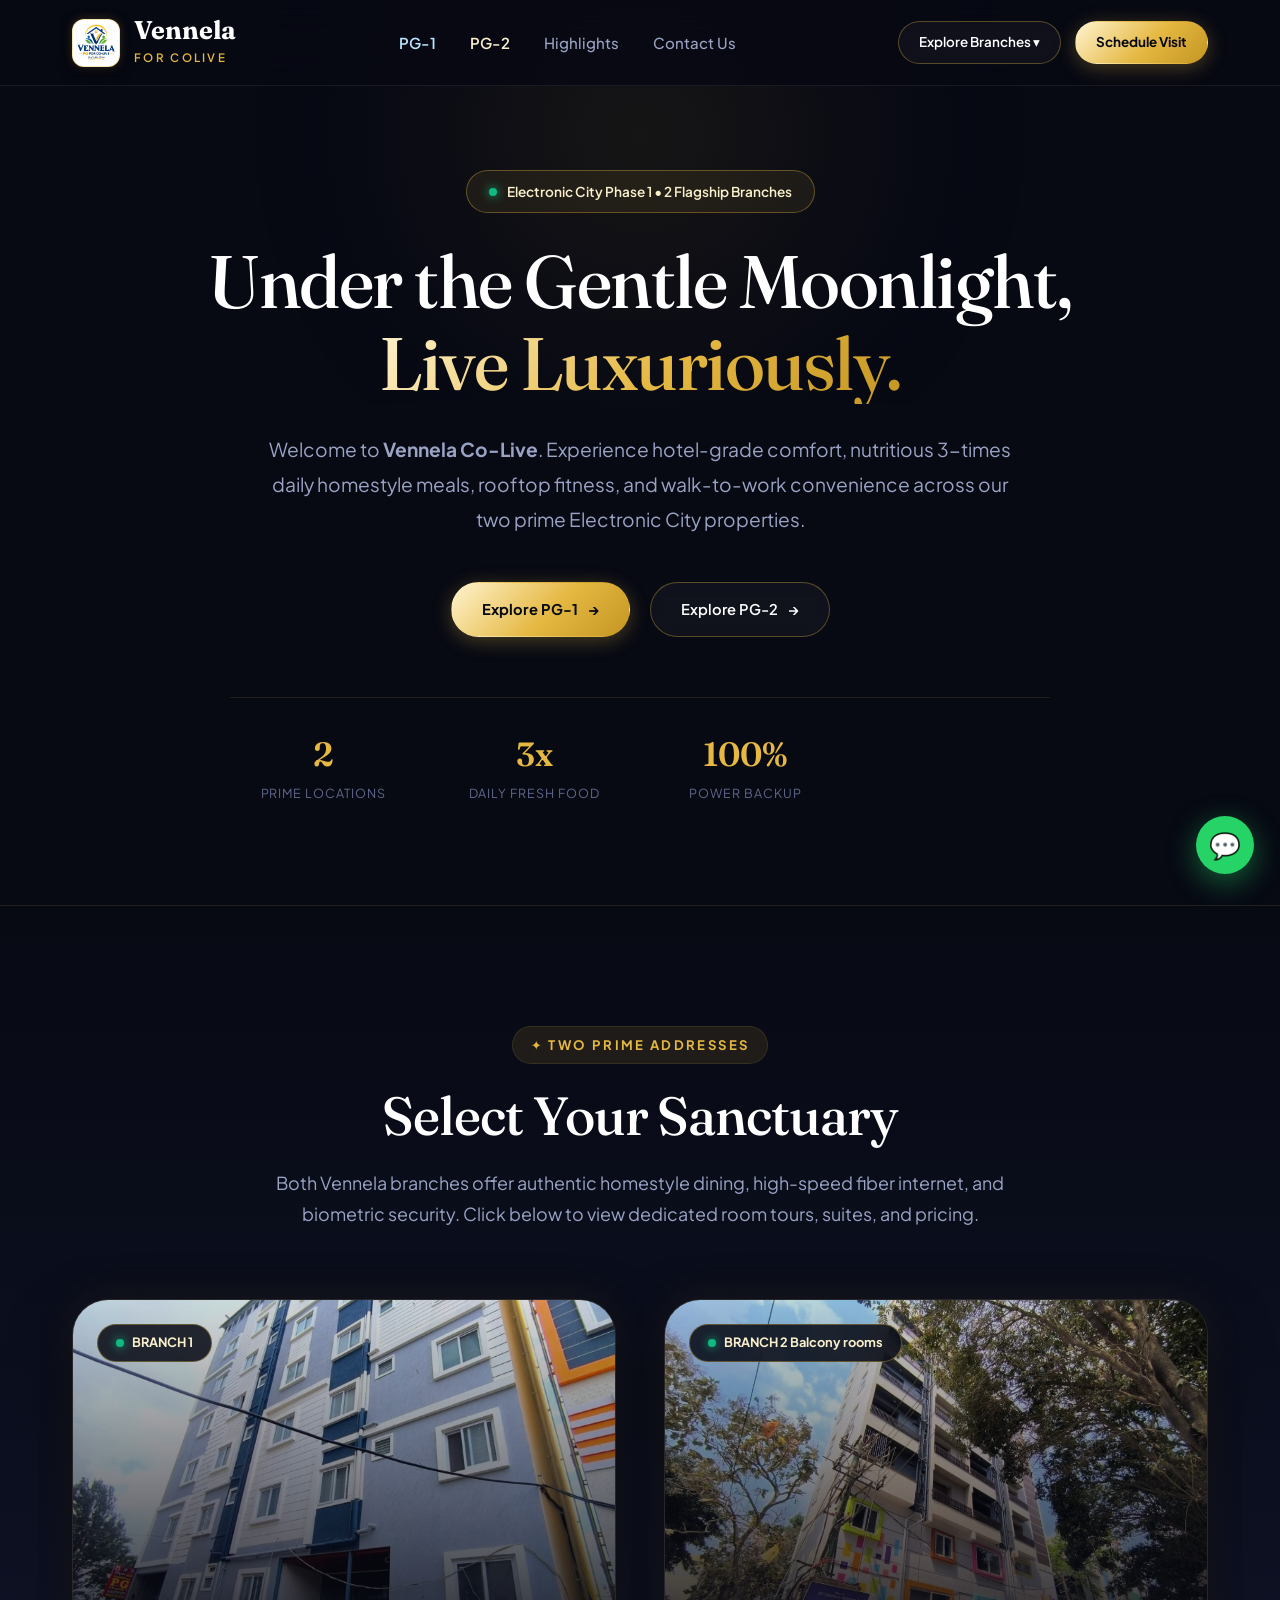
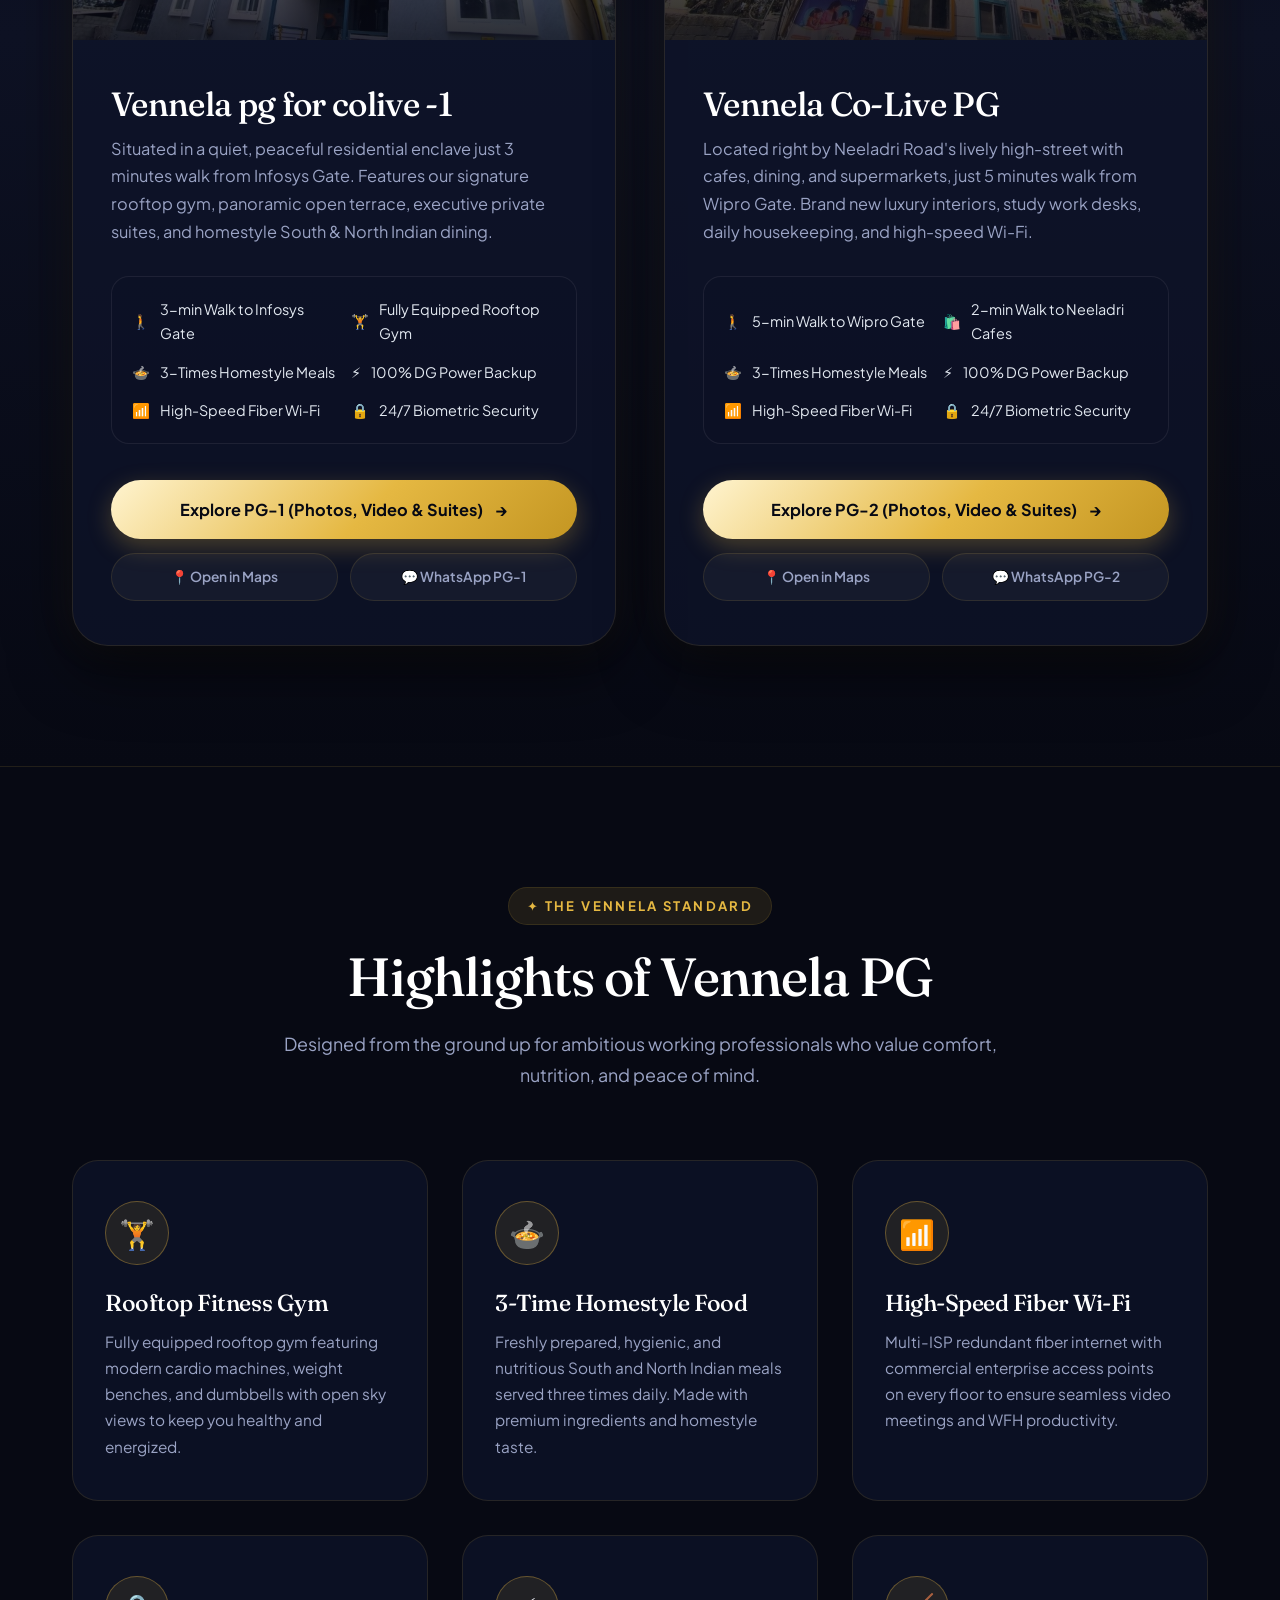
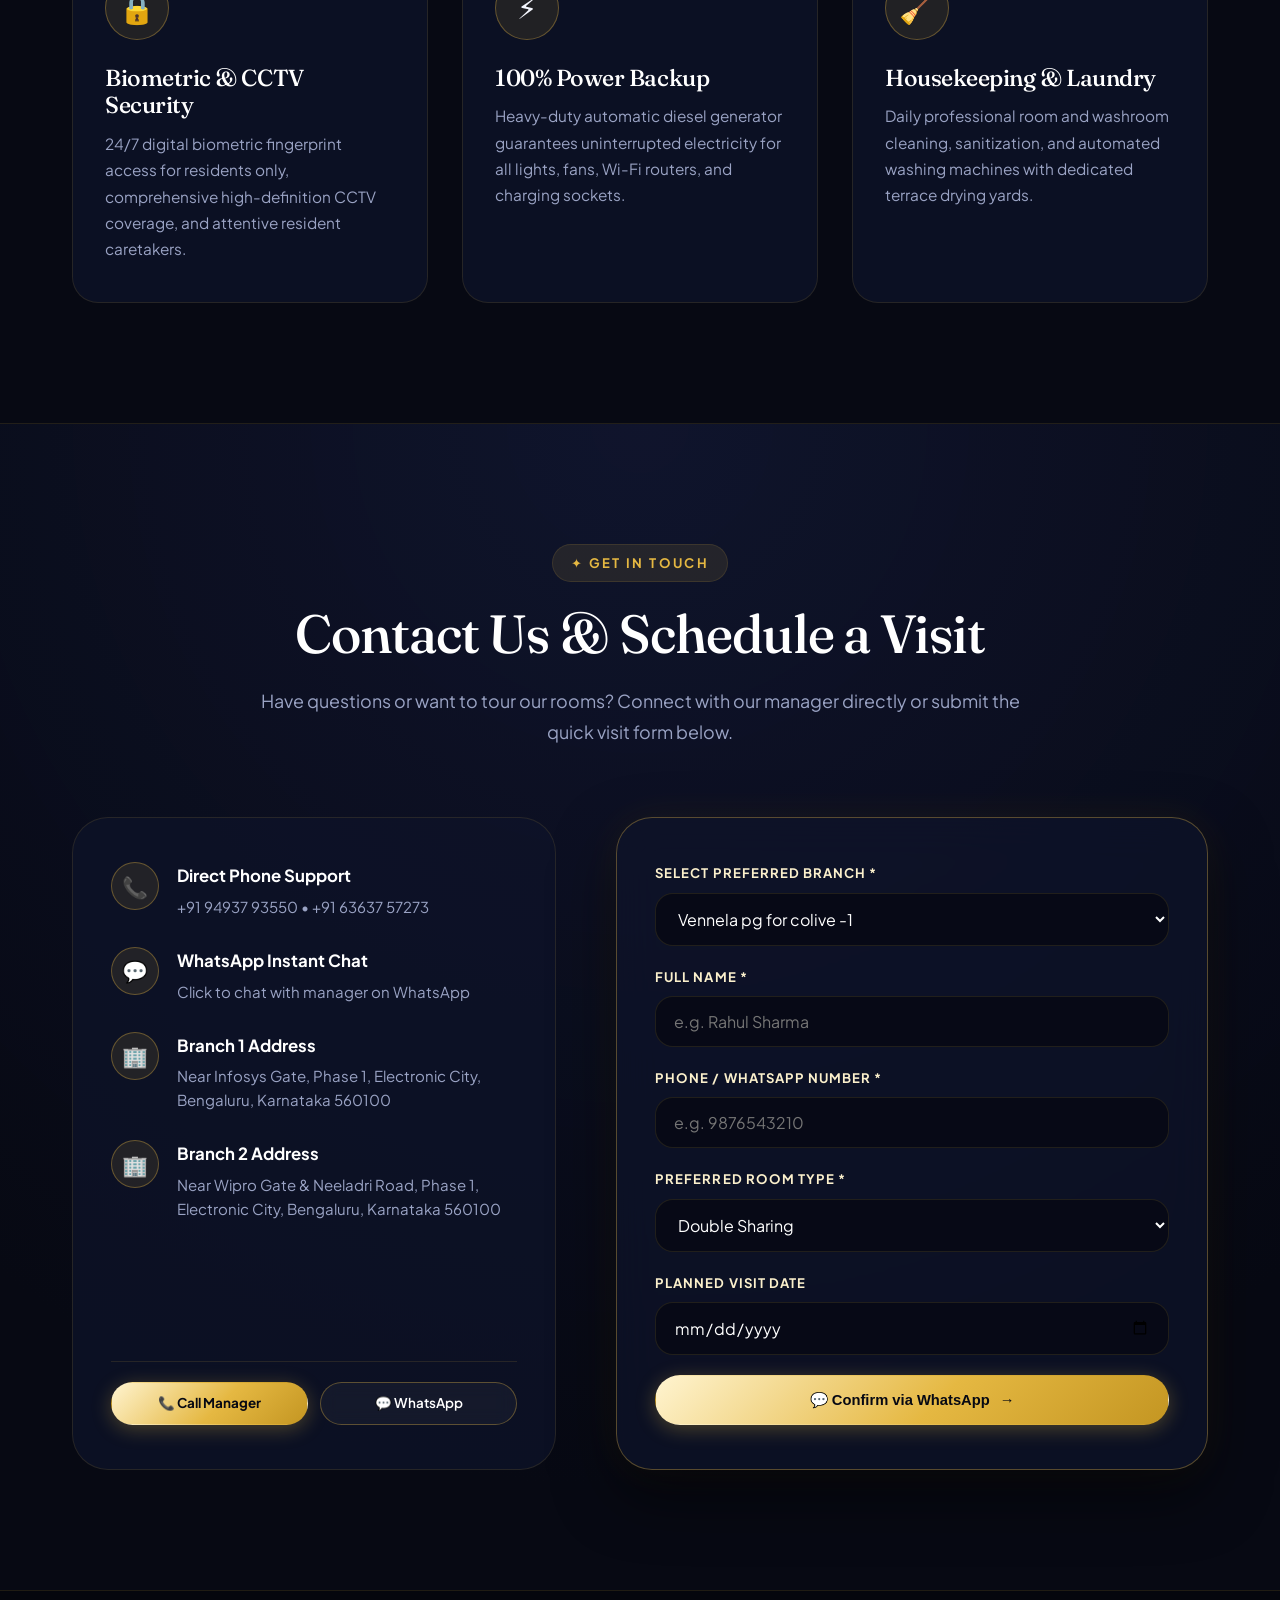
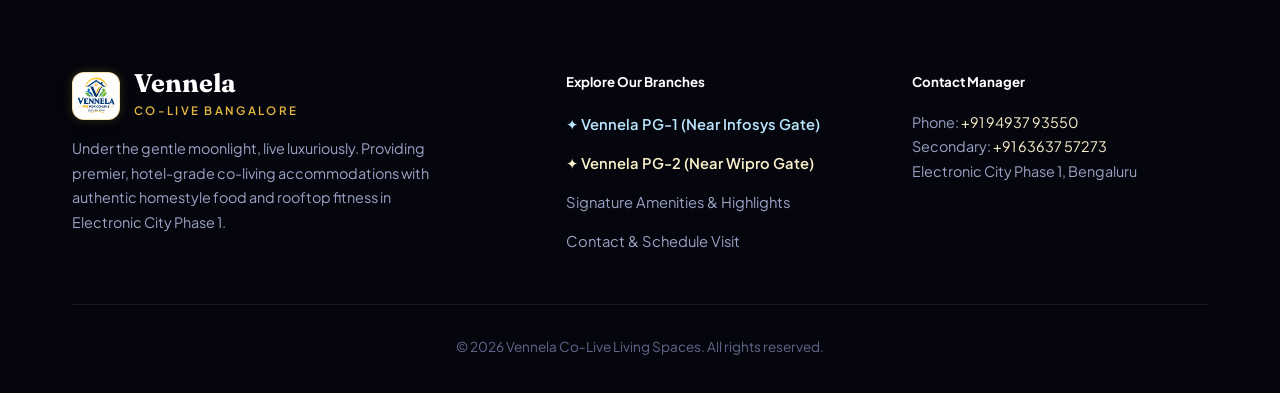
<file: index.html>
<!DOCTYPE html>
<html lang="en">
<head>
  <meta charset="utf-8">
  <meta name="viewport" content="width=device-width, initial-scale=1, viewport-fit=cover">
  <title>Vennela Co-Live | Luxury Living in Electronic City, Bangalore</title>
  <meta name="description" content="Welcome to Vennela Co-Live. Bengaluru's premier luxury co-living spaces in Electronic City Phase 1. Two flagship branches near Infosys Gate and Wipro Gate with rooftop gym, homestyle food, and 24/7 security.">
  
  <!-- Favicon -->
  <link rel="icon" type="image/png" href="images/logo.png">
  <link rel="apple-touch-icon" href="images/logo.png">

  <!-- Premium Typography -->
  <link rel="preconnect" href="https://fonts.googleapis.com">
  <link rel="preconnect" href="https://fonts.gstatic.com" crossorigin>
  <link href="https://fonts.googleapis.com/css2?family=Fraunces:ital,opsz,wght@0,9..144,300;0,9..144,400;0,9..144,600;1,9..144,400&family=Plus+Jakarta+Sans:wght@300;400;500;600;700;800&display=swap" rel="stylesheet">

  <style>
    /* ==========================================================================
       DESIGN SYSTEM: SPACIOUS LUXURY MOONLIGHT PALETTE
       ========================================================================== */
    :root {
      --night-bg: #070913;
      --night-surface: #0E1224;
      --night-card: rgba(15, 20, 42, 0.72);
      --night-card-hover: rgba(22, 29, 60, 0.9);

      --gold-primary: #E5B842;
      --gold-light: #FBF0CC;
      --gold-glow: rgba(229, 184, 66, 0.3);
      --gold-subtle: rgba(229, 184, 66, 0.1);
      --gold-gradient: linear-gradient(135deg, #FFF4D0 0%, #E5B842 55%, #C49622 100%);

      --text-main: #F4F6FD;
      --text-muted: #9AA3C4;
      --text-dim: #60688B;

      --border-subtle: rgba(229, 184, 66, 0.12);
      --border-bright: rgba(229, 184, 66, 0.35);
      --border-glass: rgba(255, 255, 255, 0.07);

      --font-serif: 'Fraunces', Georgia, serif;
      --font-sans: 'Plus Jakarta Sans', system-ui, -apple-system, sans-serif;

      --radius-sm: 10px;
      --radius-md: 18px;
      --radius-lg: 26px;
      --radius-xl: 36px;
      --radius-full: 9999px;

      --shadow-luxury: 0 25px 60px rgba(0, 0, 0, 0.55), 0 0 40px rgba(229, 184, 66, 0.08);
      --transition: all 0.38s cubic-bezier(0.16, 1, 0.3, 1);
    }

    *, *::before, *::after {
      box-sizing: border-box;
      margin: 0;
      padding: 0;
    }

    html {
      scroll-behavior: smooth;
      scroll-padding-top: 100px;
      font-size: 16px;
    }

    body {
      background-color: var(--night-bg);
      color: var(--text-main);
      font-family: var(--font-sans);
      line-height: 1.7;
      overflow-x: hidden;
      -webkit-font-smoothing: antialiased;
    }

    /* Ambient Moonlight Glow Backdrops */
    body::before {
      content: "";
      position: fixed;
      top: -15%;
      left: 15%;
      width: 70vw;
      height: 60vh;
      background: radial-gradient(circle, rgba(229, 184, 66, 0.07) 0%, rgba(14, 18, 36, 0.02) 60%, transparent 75%);
      pointer-events: none;
      z-index: 0;
    }

    .wrap {
      width: 100%;
      max-width: 1200px;
      margin: 0 auto;
      padding: 0 32px;
      position: relative;
      z-index: 1;
    }

    /* Typography */
    h1, h2, h3, h4 {
      font-family: var(--font-serif);
      font-weight: 500;
      color: #FFFFFF;
      letter-spacing: -0.02em;
      line-height: 1.2;
    }

    .gold-gradient-text {
      background: var(--gold-gradient);
      -webkit-background-clip: text;
      -webkit-text-fill-color: transparent;
      display: inline-block;
    }

    /* Spacious Section Layout */
    section {
      padding: 120px 0;
      position: relative;
    }

    .section-header {
      text-align: center;
      max-width: 780px;
      margin: 0 auto 70px;
    }

    .section-eyebrow {
      display: inline-flex;
      align-items: center;
      gap: 10px;
      font-size: 0.82rem;
      font-weight: 700;
      color: var(--gold-primary);
      text-transform: uppercase;
      letter-spacing: 0.18em;
      background: var(--gold-subtle);
      border: 1px solid var(--border-subtle);
      padding: 7px 18px;
      border-radius: var(--radius-full);
      margin-bottom: 20px;
    }

    .section-title {
      font-size: clamp(2.3rem, 4.2vw, 3.4rem);
      margin-bottom: 18px;
    }

    .section-desc {
      color: var(--text-muted);
      font-size: clamp(1.05rem, 1.4vw, 1.18rem);
      line-height: 1.75;
    }

    /* Pulse Status Indicator */
    .pulse-dot {
      width: 8px;
      height: 8px;
      background: #10B981;
      border-radius: 50%;
      box-shadow: 0 0 10px #10B981;
      display: inline-block;
      animation: pulseAnim 2.2s infinite;
    }

    @keyframes pulseAnim {
      0%, 100% { opacity: 1; transform: scale(1); }
      50% { opacity: 0.45; transform: scale(1.3); }
    }

    /* ==========================================================================
       HEADER & NAVIGATION
       ========================================================================== */
    header.site-header {
      position: fixed;
      top: 0;
      left: 0;
      right: 0;
      z-index: 1000;
      background: rgba(7, 9, 19, 0.88);
      backdrop-filter: blur(20px);
      -webkit-backdrop-filter: blur(20px);
      border-bottom: 1px solid var(--border-glass);
      transition: var(--transition);
      padding: 18px 0;
    }

    header.site-header .wrap {
      display: flex;
      align-items: center;
      justify-content: space-between;
    }

    .brand-logo {
      display: flex;
      align-items: center;
      gap: 14px;
      text-decoration: none;
    }

    .brand-logo-img {
      width: 48px;
      height: 48px;
      object-fit: contain;
      border-radius: 12px;
      background: #FFFFFF;
      padding: 3px;
      box-shadow: 0 4px 15px rgba(0, 0, 0, 0.4), 0 0 10px rgba(229, 184, 66, 0.25);
      border: 1px solid rgba(229, 184, 66, 0.4);
      flex-shrink: 0;
      transition: var(--transition);
    }

    .brand-logo:hover .brand-logo-img {
      transform: scale(1.06);
      box-shadow: 0 6px 22px rgba(229, 184, 66, 0.45);
      border-color: var(--gold-primary);
    }

    .moon-crest {
      width: 44px;
      height: 44px;
      border-radius: 50%;
      background: var(--gold-gradient);
      display: flex;
      align-items: center;
      justify-content: center;
      box-shadow: 0 0 20px var(--gold-glow);
      flex-shrink: 0;
      font-size: 1.2rem;
      color: #070913;
      font-weight: bold;
    }

    .brand-text-title {
      font-family: var(--font-serif);
      font-size: 1.6rem;
      font-weight: 700;
      color: #FFFFFF;
      line-height: 1;
      display: block;
    }

    .brand-text-tag {
      font-size: 0.72rem;
      color: var(--gold-primary);
      text-transform: uppercase;
      letter-spacing: 0.2em;
      font-weight: 600;
      margin-top: 4px;
      display: block;
    }

    .nav-menu {
      display: flex;
      list-style: none;
      gap: 34px;
      align-items: center;
    }

    .nav-menu a {
      color: var(--text-muted);
      text-decoration: none;
      font-size: 0.94rem;
      font-weight: 500;
      transition: var(--transition);
      position: relative;
      padding: 4px 0;
    }

    .nav-menu a:hover {
      color: #FFFFFF;
    }

    .nav-menu a::after {
      content: "";
      position: absolute;
      bottom: -4px;
      left: 0;
      width: 0;
      height: 2px;
      background: var(--gold-gradient);
      transition: width 0.3s ease;
    }

    .nav-menu a:hover::after {
      width: 100%;
    }

    .nav-actions {
      display: flex;
      align-items: center;
      gap: 14px;
    }

    /* Buttons */
    .btn {
      display: inline-flex;
      align-items: center;
      justify-content: center;
      gap: 10px;
      padding: 14px 30px;
      border-radius: var(--radius-full);
      font-size: 0.92rem;
      font-weight: 600;
      text-decoration: none;
      cursor: pointer;
      transition: var(--transition);
      border: 1px solid transparent;
      white-space: nowrap;
      touch-action: manipulation;
    }

    .btn-gold {
      background: var(--gold-gradient);
      color: #070913;
      box-shadow: 0 4px 20px rgba(229, 184, 66, 0.3);
      font-weight: 700;
    }

    .btn-gold:hover {
      transform: translateY(-2px);
      box-shadow: 0 10px 30px rgba(229, 184, 66, 0.45);
      color: #000;
    }

    .btn-outline {
      background: rgba(255, 255, 255, 0.04);
      color: #FFFFFF;
      border-color: var(--border-bright);
      -webkit-backdrop-filter: blur(8px);
      backdrop-filter: blur(8px);
    }

    .btn-outline:hover {
      background: rgba(229, 184, 66, 0.12);
      border-color: var(--gold-primary);
      transform: translateY(-2px);
      color: #FFFFFF;
    }

    .btn-sm {
      padding: 9px 20px;
      font-size: 0.84rem;
    }

    .mobile-menu-btn {
      display: none;
      background: none;
      border: 1px solid var(--border-subtle);
      color: var(--text-main);
      font-size: 1.4rem;
      width: 44px;
      height: 44px;
      border-radius: var(--radius-sm);
      cursor: pointer;
      align-items: center;
      justify-content: center;
    }

    /* ==========================================================================
       HERO SECTION: AIRY & SPACIOUS
       ========================================================================== */
    .hero {
      min-height: 94vh;
      display: flex;
      align-items: center;
      padding-top: 170px;
      padding-bottom: 100px;
      position: relative;
      text-align: center;
    }

    .hero-container {
      max-width: 900px;
      margin: 0 auto;
    }

    .hero-badge {
      display: inline-flex;
      align-items: center;
      gap: 10px;
      padding: 9px 22px;
      border-radius: var(--radius-full);
      background: rgba(229, 184, 66, 0.08);
      border: 1px solid var(--border-bright);
      font-size: 0.85rem;
      font-weight: 600;
      color: var(--gold-light);
      margin-bottom: 28px;
    }

    .hero h1 {
      font-size: clamp(3rem, 5.8vw, 5.2rem);
      line-height: 1.1;
      margin-bottom: 28px;
    }

    .hero-lead {
      font-size: clamp(1.1rem, 1.5vw, 1.35rem);
      color: var(--text-muted);
      line-height: 1.8;
      margin-bottom: 46px;
      max-width: 760px;
      margin-left: auto;
      margin-right: auto;
    }

    .hero-ctas {
      display: flex;
      justify-content: center;
      flex-wrap: wrap;
      gap: 20px;
      margin-bottom: 60px;
    }

    .hero-metrics {
      display: grid;
      grid-template-columns: repeat(4, 1fr);
      gap: 24px;
      max-width: 820px;
      margin: 0 auto;
      padding-top: 40px;
      border-top: 1px solid var(--border-subtle);
    }

    .metric-item {
      text-align: center;
    }

    .metric-value {
      font-family: var(--font-serif);
      font-size: 2.1rem;
      font-weight: 600;
      color: var(--gold-primary);
      display: block;
      line-height: 1;
      margin-bottom: 6px;
    }

    .metric-label {
      font-size: 0.78rem;
      color: var(--text-dim);
      text-transform: uppercase;
      letter-spacing: 0.08em;
    }

    /* ==========================================================================
       SECTION: THE TWO PGs (SPACIOUS DUAL SHOWCASE CARDS)
       ========================================================================== */
    .branches-section {
      background: linear-gradient(180deg, var(--night-bg) 0%, var(--night-surface) 50%, var(--night-bg) 100%);
      border-top: 1px solid var(--border-subtle);
      border-bottom: 1px solid var(--border-subtle);
    }

    .branches-grid {
      display: grid;
      grid-template-columns: repeat(2, 1fr);
      gap: 48px;
    }

    .branch-card {
      background: var(--night-card);
      border: 1px solid var(--border-subtle);
      border-radius: var(--radius-xl);
      overflow: hidden;
      display: flex;
      flex-direction: column;
      box-shadow: var(--shadow-luxury);
      transition: var(--transition);
      position: relative;
    }

    .branch-card:hover {
      transform: translateY(-8px);
      border-color: var(--gold-primary);
      box-shadow: 0 30px 70px rgba(0, 0, 0, 0.7), 0 0 40px rgba(229, 184, 66, 0.16);
    }

    .branch-img-container {
      position: relative;
      height: 340px;
      overflow: hidden;
      background: #10142A;
    }

    .branch-img-container img {
      width: 100%;
      height: 100%;
      object-fit: cover;
      display: block;
      transition: transform 0.8s ease;
    }

    .branch-card:hover .branch-img-container img {
      transform: scale(1.06);
    }

    .branch-img-overlay {
      position: absolute;
      inset: 0;
      background: linear-gradient(180deg, rgba(7, 9, 19, 0.15) 0%, rgba(7, 9, 19, 0.85) 100%);
    }

    .branch-badge {
      position: absolute;
      top: 24px;
      left: 24px;
      background: rgba(7, 9, 19, 0.85);
      -webkit-backdrop-filter: blur(12px);
      backdrop-filter: blur(12px);
      border: 1px solid var(--border-bright);
      padding: 7px 18px;
      border-radius: var(--radius-full);
      font-size: 0.8rem;
      font-weight: 700;
      color: var(--gold-light);
      display: flex;
      align-items: center;
      gap: 8px;
    }

    .branch-price-pill {
      position: absolute;
      bottom: 24px;
      right: 24px;
      background: var(--gold-gradient);
      color: #070913;
      padding: 7px 18px;
      border-radius: var(--radius-full);
      font-size: 0.86rem;
      font-weight: 800;
      box-shadow: 0 4px 18px rgba(0, 0, 0, 0.5);
    }

    .branch-body {
      padding: 44px 38px;
      display: flex;
      flex-direction: column;
      flex-grow: 1;
    }

    .branch-title {
      font-size: 2.1rem;
      margin-bottom: 10px;
    }

    .branch-landmark {
      display: flex;
      align-items: center;
      gap: 8px;
      color: var(--gold-light);
      font-size: 0.96rem;
      font-weight: 600;
      margin-bottom: 20px;
    }

    .branch-description {
      color: var(--text-muted);
      font-size: 1.02rem;
      line-height: 1.7;
      margin-bottom: 30px;
    }

    .branch-perks {
      display: grid;
      grid-template-columns: repeat(2, 1fr);
      gap: 14px;
      margin-bottom: 36px;
      padding: 20px;
      background: rgba(14, 18, 38, 0.55);
      border-radius: var(--radius-md);
      border: 1px solid var(--border-glass);
    }

    .branch-perk-item {
      display: flex;
      align-items: center;
      gap: 10px;
      font-size: 0.9rem;
      color: #E2E8F0;
    }

    .branch-actions {
      display: flex;
      flex-direction: column;
      gap: 14px;
      margin-top: auto;
    }

    .btn-branch-cta {
      width: 100%;
      background: var(--gold-gradient);
      color: #070913;
      font-weight: 700;
      font-size: 1.02rem;
      padding: 16px 28px;
      border-radius: var(--radius-full);
      text-decoration: none;
      display: flex;
      align-items: center;
      justify-content: center;
      gap: 12px;
      box-shadow: 0 8px 25px rgba(229, 184, 66, 0.28);
      transition: var(--transition);
    }

    .btn-branch-cta:hover {
      transform: translateY(-2px);
      box-shadow: 0 12px 35px rgba(229, 184, 66, 0.45);
      color: #000;
    }

    .branch-secondary-links {
      display: grid;
      grid-template-columns: 1fr 1fr;
      gap: 12px;
    }

    .btn-branch-sub {
      background: rgba(255, 255, 255, 0.04);
      border: 1px solid var(--border-subtle);
      color: var(--text-muted);
      font-size: 0.86rem;
      font-weight: 600;
      padding: 11px 16px;
      border-radius: var(--radius-full);
      text-decoration: none;
      display: flex;
      align-items: center;
      justify-content: center;
      gap: 6px;
      transition: var(--transition);
    }

    .btn-branch-sub:hover {
      background: rgba(229, 184, 66, 0.1);
      border-color: var(--gold-primary);
      color: #FFFFFF;
    }

    /* ==========================================================================
       SECTION: HIGHLIGHTS OF VENNELA CO-LIVE (SPACIOUS 6 CARDS)
       ========================================================================== */
    .highlights-grid {
      display: grid;
      grid-template-columns: repeat(3, 1fr);
      gap: 34px;
    }

    .highlight-card {
      background: var(--night-card);
      border: 1px solid var(--border-subtle);
      border-radius: var(--radius-lg);
      padding: 40px 32px;
      transition: var(--transition);
      position: relative;
      display: flex;
      flex-direction: column;
    }

    .highlight-card:hover {
      transform: translateY(-8px);
      border-color: var(--gold-primary);
      background: var(--night-card-hover);
      box-shadow: var(--shadow-luxury);
    }

    .highlight-icon-box {
      width: 64px;
      height: 64px;
      border-radius: 50%;
      background: rgba(229, 184, 66, 0.1);
      border: 1px solid var(--border-bright);
      display: flex;
      align-items: center;
      justify-content: center;
      font-size: 1.8rem;
      margin-bottom: 24px;
      transition: var(--transition);
    }

    .highlight-card:hover .highlight-icon-box {
      background: var(--gold-gradient);
      transform: scale(1.08);
      color: #070913;
    }

    .highlight-card h4 {
      font-size: 1.45rem;
      color: #FFFFFF;
      margin-bottom: 12px;
    }

    .highlight-card p {
      font-size: 0.96rem;
      color: var(--text-muted);
      line-height: 1.7;
    }

    /* ==========================================================================
       SECTION: CONTACT US & SCHEDULE A VISIT
       ========================================================================== */
    .contact-section {
      background: radial-gradient(circle at center top, rgba(20, 26, 56, 0.7) 0%, var(--night-bg) 80%);
      border-top: 1px solid var(--border-subtle);
    }

    .contact-grid {
      display: grid;
      grid-template-columns: 0.9fr 1.1fr;
      gap: 60px;
      align-items: stretch;
    }

    .contact-info-card {
      background: var(--night-card);
      border: 1px solid var(--border-subtle);
      border-radius: var(--radius-xl);
      padding: 44px 38px;
      display: flex;
      flex-direction: column;
      justify-content: space-between;
    }

    .contact-info-item {
      display: flex;
      align-items: flex-start;
      gap: 18px;
      margin-bottom: 28px;
    }

    .contact-info-icon {
      width: 48px;
      height: 48px;
      border-radius: 50%;
      background: var(--gold-subtle);
      border: 1px solid var(--border-bright);
      display: flex;
      align-items: center;
      justify-content: center;
      font-size: 1.3rem;
      flex-shrink: 0;
    }

    .contact-info-text strong {
      display: block;
      color: #FFFFFF;
      font-size: 1.05rem;
      margin-bottom: 4px;
    }

    .contact-info-text p, .contact-info-text a {
      color: var(--text-muted);
      font-size: 0.94rem;
      text-decoration: none;
      line-height: 1.6;
    }

    .contact-info-text a:hover {
      color: var(--gold-primary);
    }

    .contact-form-card {
      background: var(--night-card);
      border: 1px solid var(--border-bright);
      border-radius: var(--radius-xl);
      padding: 44px 38px;
      box-shadow: var(--shadow-luxury);
      -webkit-backdrop-filter: blur(20px);
      backdrop-filter: blur(20px);
    }

    .form-group {
      display: flex;
      flex-direction: column;
      gap: 8px;
      margin-bottom: 20px;
    }

    .form-group label {
      font-size: 0.82rem;
      font-weight: 700;
      color: var(--gold-light);
      text-transform: uppercase;
      letter-spacing: 0.08em;
    }

    .form-control {
      background: rgba(7, 9, 19, 0.8);
      border: 1px solid var(--border-subtle);
      border-radius: var(--radius-md);
      padding: 14px 18px;
      color: #FFFFFF;
      font-family: var(--font-sans);
      font-size: 16px;
      transition: var(--transition);
    }

    .form-control:focus {
      outline: none;
      border-color: var(--gold-primary);
      box-shadow: 0 0 18px var(--gold-glow);
      background: rgba(14, 18, 38, 0.9);
    }

    .form-submit-row {
      display: flex;
      gap: 14px;
      margin-top: 10px;
    }

    /* ==========================================================================
       FOOTER
       ========================================================================== */
    footer {
      background: #05060D;
      border-top: 1px solid var(--border-subtle);
      padding: 80px 0 35px;
    }

    .footer-grid {
      display: grid;
      grid-template-columns: 1.5fr 1fr 1fr;
      gap: 50px;
      margin-bottom: 50px;
    }

    .footer-col h5 {
      font-size: 1.1rem;
      color: #FFFFFF;
      margin-bottom: 18px;
    }

    .footer-links {
      list-style: none;
      display: flex;
      flex-direction: column;
      gap: 12px;
    }

    .footer-links a {
      color: var(--text-muted);
      text-decoration: none;
      font-size: 0.92rem;
      transition: var(--transition);
    }

    .footer-links a:hover {
      color: var(--gold-primary);
      padding-left: 4px;
    }

    .footer-bottom {
      text-align: center;
      padding-top: 30px;
      border-top: 1px solid var(--border-glass);
      color: var(--text-dim);
      font-size: 0.85rem;
    }

    /* Floating WhatsApp Button */
    .floating-whatsapp {
      position: fixed;
      bottom: 26px;
      right: 26px;
      z-index: 999;
      width: 58px;
      height: 58px;
      border-radius: 50%;
      background: #25D366;
      color: #FFFFFF;
      display: flex;
      align-items: center;
      justify-content: center;
      font-size: 1.6rem;
      box-shadow: 0 8px 30px rgba(37, 211, 102, 0.45);
      text-decoration: none;
      transition: var(--transition);
    }

    .floating-whatsapp:hover {
      transform: scale(1.1);
      box-shadow: 0 12px 35px rgba(37, 211, 102, 0.65);
    }

    /* ==========================================================================
       RESPONSIVE DESIGN
       ========================================================================== */
    @media (max-width: 1024px) {
      .branches-grid {
        grid-template-columns: 1fr;
        max-width: 620px;
        margin: 0 auto;
      }
      .highlights-grid {
        grid-template-columns: repeat(2, 1fr);
      }
      .contact-grid {
        grid-template-columns: 1fr;
      }
      .footer-grid {
        grid-template-columns: 1fr 1fr;
      }
    }

    @media (max-width: 768px) {
      section {
        padding: 85px 0;
      }
      .hero {
        padding-top: 140px;
        padding-bottom: 70px;
      }
      .hero-metrics {
        grid-template-columns: repeat(2, 1fr);
        gap: 20px;
      }
      .highlights-grid {
        grid-template-columns: 1fr;
      }
      .mobile-menu-btn {
        display: flex;
      }
      .nav-menu {
        position: absolute;
        top: 100%;
        left: 0;
        right: 0;
        background: rgba(7, 9, 19, 0.98);
        border-bottom: 1px solid var(--border-bright);
        flex-direction: column;
        padding: 26px 32px;
        gap: 20px;
        display: none;
      }
      .nav-menu.open {
        display: flex;
      }
      .branch-body {
        padding: 30px 24px;
      }
      .contact-form-card, .contact-info-card {
        padding: 32px 24px;
      }
      .footer-grid {
        grid-template-columns: 1fr;
      }
      .form-submit-row {
        flex-direction: column;
      }
    }
  </style>
</head>

<body>

  <!-- ==========================================================================
       HEADER
       ========================================================================== */
  -->
  <header class="site-header">
    <div class="wrap">
      
      <!-- Brand Logo -->
      <a class="brand-logo" href="index.html">
        <img src="images/logo.png" alt="Vennela PG for Co-Live Logo" class="brand-logo-img">
        <div>
          <span class="brand-text-title">Vennela</span>
          <span class="brand-text-tag">for colive</span>
        </div>
      </a>

      <!-- Navigation Links -->
      <ul class="nav-menu" id="navMenu">
        <li><a href="pg1.html" style="color: #bae6fd; font-weight: 600;">PG-1 </a></li>
        <li><a href="pg2.html" style="color: var(--gold-light); font-weight: 600;">PG-2</a></li>
        <li><a href="#highlights">Highlights</a></li>
        <li><a href="#contact">Contact Us</a></li>
      </ul>

      <!-- Action Buttons -->
      <div class="nav-actions">
        <a class="btn btn-outline btn-sm" href="#pgs">Explore Branches ▾</a>
        <a class="btn btn-gold btn-sm" href="#contact">Schedule Visit</a>
        <button class="mobile-menu-btn" id="menuToggle" aria-label="Toggle Navigation">☰</button>
      </div>

    </div>
  </header>

  <!-- ==========================================================================
       SPACIOUS HERO SECTION
       ========================================================================== */
  -->
  <section class="hero" id="home">
    <div class="wrap">
      <div class="hero-container">
        
        <div class="hero-badge">
          <span class="pulse-dot"></span>
          <span>Electronic City Phase 1 • 2 Flagship Branches</span>
        </div>

        <h1>
          Under the Gentle Moonlight, <br>
          <span class="gold-gradient-text">Live Luxuriously.</span>
        </h1>

        <p class="hero-lead">
          Welcome to <strong>Vennela Co-Live</strong>. Experience hotel-grade comfort, nutritious 3-times daily homestyle meals, rooftop fitness, and walk-to-work convenience across our two prime Electronic City properties.
        </p>

        <div class="hero-ctas">
          <a href="pg1.html" class="btn btn-gold">
            <span>Explore PG-1</span>
            <span>&rarr;</span>
          </a>
          <a href="pg2.html" class="btn btn-outline">
            <span>Explore PG-2</span>
            <span>&rarr;</span>
          </a>
        </div>

        <div class="hero-metrics">
          <div class="metric-item">
            <span class="metric-value">2</span>
            <span class="metric-label">Prime Locations</span>
          </div>
          <div class="metric-item">
            <span class="metric-value">3x</span>
            <span class="metric-label">Daily Fresh Food</span>
          </div>
          <div class="metric-item">
            <span class="metric-value">100%</span>
            <span class="metric-label">Power Backup</span>
          </div>
        </div>

      </div>
    </div>
  </section>

  <!-- ==========================================================================
       SECTION: THE TWO PGs (SPACIOUS DUAL SHOWCASE CARDS)
       ========================================================================== */
  -->
  <section class="branches-section" id="pgs">
    <div class="wrap">
      
      <div class="section-header">
        <div class="section-eyebrow">
          <span>✦ TWO PRIME ADDRESSES</span>
        </div>
        <h2 class="section-title">Select Your Sanctuary</h2>
        <p class="section-desc">
          Both Vennela branches offer authentic homestyle dining, high-speed fiber internet, and biometric security. Click below to view dedicated room tours, suites, and pricing.
        </p>
      </div>

      <div class="branches-grid">
        
        <!-- ==================== PG-1 CARD ==================== -->
        <div class="branch-card">
          <div class="branch-img-container">
            <img src="images/building-exterior.jpg" alt="Vennela Co-Live PG-1 Building Exterior" loading="lazy">
            <div class="branch-img-overlay"></div>
            <div class="branch-badge">
              <span class="pulse-dot"></span>
              <span>BRANCH 1</span>
            </div>
          </div>

          <div class="branch-body">
            <h3 class="branch-title">Vennela pg for colive -1</h3>
            <p class="branch-description">
              Situated in a quiet, peaceful residential enclave just 3 minutes walk from Infosys Gate. Features our signature rooftop gym, panoramic open terrace, executive private suites, and homestyle South &amp; North Indian dining.
            </p>

            <div class="branch-perks">
              <div class="branch-perk-item">
                <span>🚶</span> 3-min Walk to Infosys Gate
              </div>
              <div class="branch-perk-item">
                <span>🏋️</span> Fully Equipped Rooftop Gym
              </div>
              <div class="branch-perk-item">
                <span>🍲</span> 3-Times Homestyle Meals
              </div>
              <div class="branch-perk-item">
                <span>⚡</span> 100% DG Power Backup
              </div>
              <div class="branch-perk-item">
                <span>📶</span> High-Speed Fiber Wi-Fi
              </div>
              <div class="branch-perk-item">
                <span>🔒</span> 24/7 Biometric Security
              </div>
            </div>

            <div class="branch-actions">
              <a href="pg1.html" class="btn-branch-cta">
                <span>Explore PG-1 (Photos, Video &amp; Suites)</span>
                <span>&rarr;</span>
              </a>
              <div class="branch-secondary-links">
                <a href="https://maps.google.com/?q=Vennela+Colive+PG+Infosys+Gate+Electronic+City+Bengaluru" target="_blank" rel="noopener noreferrer" class="btn-branch-sub">
                  <span>📍 Open in Maps</span>
                </a>
                <a href="https://wa.me/919493793550?text=Hello%20Vennela%20Co-Live,%20I%20am%20interested%20in%20visiting%20PG-1%20near%20Infosys%20Gate." target="_blank" rel="noopener noreferrer" class="btn-branch-sub">
                  <span>💬 WhatsApp PG-1</span>
                </a>
              </div>
            </div>
          </div>
        </div>

        <!-- ==================== PG-2 CARD ==================== -->
        <div class="branch-card">
          <div class="branch-img-container">
            <img src="images/pg2-exterior-main.jpg" alt="Vennela Co-Live PG-2 Luxury Multi-Story Building" loading="lazy">
            <div class="branch-img-overlay"></div>
            <div class="branch-badge">
              <span class="pulse-dot"></span>
              <span>BRANCH 2 Balcony rooms</span>
            </div>
          </div>

          <div class="branch-body">
            <h3 class="branch-title">Vennela Co-Live PG</h3>
            <p class="branch-description">
              Located right by Neeladri Road's lively high-street with cafes, dining, and supermarkets, just 5 minutes walk from Wipro Gate. Brand new luxury interiors, study work desks, daily housekeeping, and high-speed Wi-Fi.
            </p>

            <div class="branch-perks">
              <div class="branch-perk-item">
                <span>🚶</span> 5-min Walk to Wipro Gate
              </div>
              <div class="branch-perk-item">
                <span>🛍️</span> 2-min Walk to Neeladri Cafes
              </div>
              <div class="branch-perk-item">
                <span>🍲</span> 3-Times Homestyle Meals
              </div>
              <div class="branch-perk-item">
                <span>⚡</span> 100% DG Power Backup
              </div>
              <div class="branch-perk-item">
                <span>📶</span> High-Speed Fiber Wi-Fi
              </div>
              <div class="branch-perk-item">
                <span>🔒</span> 24/7 Biometric Security
              </div>
            </div>

            <div class="branch-actions">
              <a href="pg2.html" class="btn-branch-cta">
                <span>Explore PG-2 (Photos, Video &amp; Suites)</span>
                <span>&rarr;</span>
              </a>
              <div class="branch-secondary-links">
                <a href="https://maps.app.goo.gl/fvuaM1Wc9mcLXUXD7" target="_blank" rel="noopener noreferrer" class="btn-branch-sub">
                  <span>📍 Open in Maps</span>
                </a>
                <a href="https://wa.me/919493793550?text=Hello%20Vennela%20Co-Live,%20I%20am%20interested%20in%20visiting%20PG-2%20near%20Wipro%20and%20Neeladri." target="_blank" rel="noopener noreferrer" class="btn-branch-sub">
                  <span>💬 WhatsApp PG-2</span>
                </a>
              </div>
            </div>
          </div>
        </div>

      </div>

    </div>
  </section>

  <!-- ==========================================================================
       SECTION: HIGHLIGHTS OF VENNELA CO-LIVE (SPACIOUS 6 CARDS)
       ========================================================================== */
  -->
  <section id="highlights">
    <div class="wrap">
      
      <div class="section-header">
        <div class="section-eyebrow">
          <span>✦ THE VENNELA STANDARD</span>
        </div>
        <h2 class="section-title">Highlights of Vennela PG</h2>
        <p class="section-desc">
          Designed from the ground up for ambitious working professionals who value comfort, nutrition, and peace of mind.
        </p>
      </div>

      <div class="highlights-grid">
        
        <!-- Highlight 1 -->
        <div class="highlight-card">
          <div class="highlight-icon-box">🏋️</div>
          <h4>Rooftop Fitness Gym</h4>
          <p>Fully equipped rooftop gym featuring modern cardio machines, weight benches, and dumbbells with open sky views to keep you healthy and energized.</p>
        </div>

        <!-- Highlight 2 -->
        <div class="highlight-card">
          <div class="highlight-icon-box">🍲</div>
          <h4>3-Time Homestyle Food</h4>
          <p>Freshly prepared, hygienic, and nutritious South and North Indian meals served three times daily. Made with premium ingredients and homestyle taste.</p>
        </div>

        <!-- Highlight 3 -->
        <div class="highlight-card">
          <div class="highlight-icon-box">📶</div>
          <h4>High-Speed Fiber Wi-Fi</h4>
          <p>Multi-ISP redundant fiber internet with commercial enterprise access points on every floor to ensure seamless video meetings and WFH productivity.</p>
        </div>

        <!-- Highlight 4 -->
        <div class="highlight-card">
          <div class="highlight-icon-box">🔒</div>
          <h4>Biometric &amp; CCTV Security</h4>
          <p>24/7 digital biometric fingerprint access for residents only, comprehensive high-definition CCTV coverage, and attentive resident caretakers.</p>
        </div>

        <!-- Highlight 5 -->
        <div class="highlight-card">
          <div class="highlight-icon-box">⚡</div>
          <h4>100% Power Backup</h4>
          <p>Heavy-duty automatic diesel generator guarantees uninterrupted electricity for all lights, fans, Wi-Fi routers, and charging sockets.</p>
        </div>

        <!-- Highlight 6 -->
        <div class="highlight-card">
          <div class="highlight-icon-box">🧹</div>
          <h4>Housekeeping &amp; Laundry</h4>
          <p>Daily professional room and washroom cleaning, sanitization, and automated washing machines with dedicated terrace drying yards.</p>
        </div>

      </div>

    </div>
  </section>

  <!-- ==========================================================================
       SECTION: CONTACT US & SCHEDULE A VISIT
       ========================================================================== */
  -->
  <section class="contact-section" id="contact">
    <div class="wrap">
      
      <div class="section-header">
        <div class="section-eyebrow">
          <span>✦ GET IN TOUCH</span>
        </div>
        <h2 class="section-title">Contact Us &amp; Schedule a Visit</h2>
        <p class="section-desc">
          Have questions or want to tour our rooms? Connect with our manager directly or submit the quick visit form below.
        </p>
      </div>

      <div class="contact-grid">
        
        <!-- Left: Contact Details -->
        <div class="contact-info-card">
          <div>
            <div class="contact-info-item">
              <div class="contact-info-icon">📞</div>
              <div class="contact-info-text">
                <strong>Direct Phone Support</strong>
                <p><a href="tel:+919493793550">+91 94937 93550</a> &bull; <a href="tel:+916363757273">+91 63637 57273</a></p>
              </div>
            </div>

            <div class="contact-info-item">
              <div class="contact-info-icon">💬</div>
              <div class="contact-info-text">
                <strong>WhatsApp Instant Chat</strong>
                <p><a href="https://wa.me/919493793550?text=Hi%20Vennela%20Co-Live,%20I%20have%20an%20inquiry%20regarding%20room%20availability." target="_blank" rel="noopener noreferrer">Click to chat with manager on WhatsApp</a></p>
              </div>
            </div>

            <div class="contact-info-item">
              <div class="contact-info-icon">🏢</div>
              <div class="contact-info-text">
                <strong>Branch 1 Address</strong>
                <p>Near Infosys Gate, Phase 1, Electronic City, Bengaluru, Karnataka 560100</p>
              </div>
            </div>

            <div class="contact-info-item">
              <div class="contact-info-icon">🏢</div>
              <div class="contact-info-text">
                <strong>Branch 2 Address</strong>
                <p>Near Wipro Gate &amp; Neeladri Road, Phase 1, Electronic City, Bengaluru, Karnataka 560100</p>
              </div>
            </div>
          </div>

          <div style="padding-top: 20px; border-top: 1px solid var(--border-subtle); display: flex; gap: 12px;">
            <a href="tel:+919493793550" class="btn btn-gold btn-sm" style="flex: 1;">📞 Call Manager</a>
            <a href="https://wa.me/919493793550?text=Hello%20Vennela%20Co-Live!" target="_blank" rel="noopener noreferrer" class="btn btn-outline btn-sm" style="flex: 1;">💬 WhatsApp</a>
          </div>
        </div>

        <!-- Right: Visit Inquiry Form -->
        <div class="contact-form-card">
          <form id="contactVisitForm">
            
            <div class="form-group">
              <label for="branchSelect">Select Preferred Branch *</label>
              <select id="branchSelect" class="form-control" required>
                <option value="Vennela PG - 1 (Near Infosys Gate)">Vennela pg for colive -1</option>
                <option value="Vennela PG - 2 (Near Wipro & Neeladri)">Vennela colive pg</option>
                <option value="Help Me Choose (Both Branches)">Help Me Choose (Recommend for my office)</option>
              </select>
            </div>

            <div class="form-group">
              <label for="userName">Full Name *</label>
              <input type="text" id="userName" class="form-control" placeholder="e.g. Rahul Sharma" required>
            </div>

            <div class="form-group">
              <label for="userPhone">Phone / WhatsApp Number *</label>
              <input type="tel" id="userPhone" class="form-control" placeholder="e.g. 9876543210" required>
            </div>

            <div class="form-group">
              <label for="userSharing">Preferred Room Type *</label>
              <select id="userSharing" class="form-control">
                <option value="Double Sharing ">Double Sharing </option>
                <option value="Triple Sharing ">Triple Sharing </option>
                <option value="Private Executive ">Private Executive </option>
              </select>
            </div>

            <div class="form-group">
              <label for="userDate">Planned Visit Date</label>
              <input type="date" id="userDate" class="form-control">
            </div>

            <div class="form-submit-row">
              <button type="submit" class="btn btn-gold" style="flex: 1; padding: 15px;">
                <span>💬 Confirm via WhatsApp</span>
                <span>&rarr;</span>
              </button>
            </div>

          </form>
        </div>

      </div>

    </div>
  </section>

  <!-- ==========================================================================
       FOOTER
       ========================================================================== */
  -->
  <footer>
    <div class="wrap">
      
      <div class="footer-grid">
        
        <div>
          <div class="brand-logo" style="margin-bottom: 16px;">
            <img src="images/logo.png" alt="Vennela PG for Co-Live Logo" class="brand-logo-img">
            <div>
              <span class="brand-text-title">Vennela</span>
              <span class="brand-text-tag">Co-Live Bangalore</span>
            </div>
          </div>
          <p style="color: var(--text-muted); font-size: 0.9rem; line-height: 1.7; max-width: 380px;">
            Under the gentle moonlight, live luxuriously. Providing premier, hotel-grade co-living accommodations with authentic homestyle food and rooftop fitness in Electronic City Phase 1.
          </p>
        </div>

        <div>
          <h5 style="color: #fff; margin-bottom: 16px;">Explore Our Branches</h5>
          <ul class="footer-links">
            <li><a href="pg1.html" style="color: #bae6fd; font-weight: 600;">✦ Vennela PG-1 (Near Infosys Gate)</a></li>
            <li><a href="pg2.html" style="color: var(--gold-light); font-weight: 600;">✦ Vennela PG-2 (Near Wipro Gate)</a></li>
            <li><a href="#highlights">Signature Amenities &amp; Highlights</a></li>
            <li><a href="#contact">Contact &amp; Schedule Visit</a></li>
          </ul>
        </div>

        <div>
          <h5 style="color: #fff; margin-bottom: 16px;">Contact Manager</h5>
          <p style="color: var(--text-muted); font-size: 0.9rem; line-height: 1.7;">
            Phone: <a href="tel:+919493793550" style="color: var(--gold-light); text-decoration: none;">+91 94937 93550</a><br>
            Secondary: <a href="tel:+916363757273" style="color: var(--gold-light); text-decoration: none;">+91 63637 57273</a><br>
            Electronic City Phase 1, Bengaluru
          </p>
        </div>

      </div>

      <div class="footer-bottom">
        <p>&copy; 2026 Vennela Co-Live Living Spaces. All rights reserved.</p>
      </div>

    </div>
  </footer>

  <!-- Floating WhatsApp Action -->
  <a href="https://wa.me/919493793550?text=Hi%20Vennela%20Co-Live,%20I%20am%20interested%20in%20your%20PG%20branches%20in%20Electronic%20City." target="_blank" rel="noopener noreferrer" class="floating-whatsapp" title="Chat on WhatsApp" aria-label="WhatsApp">
    💬
  </a>

  <!-- Mobile Toggle & Booking Form Handler -->
  <script>
    // Hamburger menu toggle
    const menuToggle = document.getElementById('menuToggle');
    const navMenu = document.getElementById('navMenu');
    if (menuToggle && navMenu) {
      menuToggle.addEventListener('click', () => {
        navMenu.classList.toggle('open');
      });
      navMenu.querySelectorAll('a').forEach(a => {
        a.addEventListener('click', () => navMenu.classList.remove('open'));
      });
    }

    // Contact Form to WhatsApp
    const form = document.getElementById('contactVisitForm');
    if (form) {
      form.addEventListener('submit', function(e) {
        e.preventDefault();
        const branch = document.getElementById('branchSelect').value;
        const name = document.getElementById('userName').value.trim();
        const phone = document.getElementById('userPhone').value.trim();
        const roomType = document.getElementById('userSharing').value;
        const date = document.getElementById('userDate').value;

        let msg = `Hello Vennela Co-Live,%0A%0A`;
        msg += `I would like to schedule a visit / inquire about room availability:%0A`;
        msg += `🏢 *Selected Branch:* ${encodeURIComponent(branch)}%0A`;
        msg += `👤 *Name:* ${encodeURIComponent(name)}%0A`;
        msg += `📞 *Phone:* ${encodeURIComponent(phone)}%0A`;
        msg += `🛏️ *Preferred Room:* ${encodeURIComponent(roomType)}%0A`;
        if (date) {
          msg += `📅 *Planned Visit Date:* ${encodeURIComponent(date)}%0A`;
        }
        msg += `%0APlease confirm availability and share location. Thank you!`;

        window.open(`https://wa.me/919493793550?text=${msg}`, '_blank');
      });
    }
  </script>

</body>
</html>
</file>
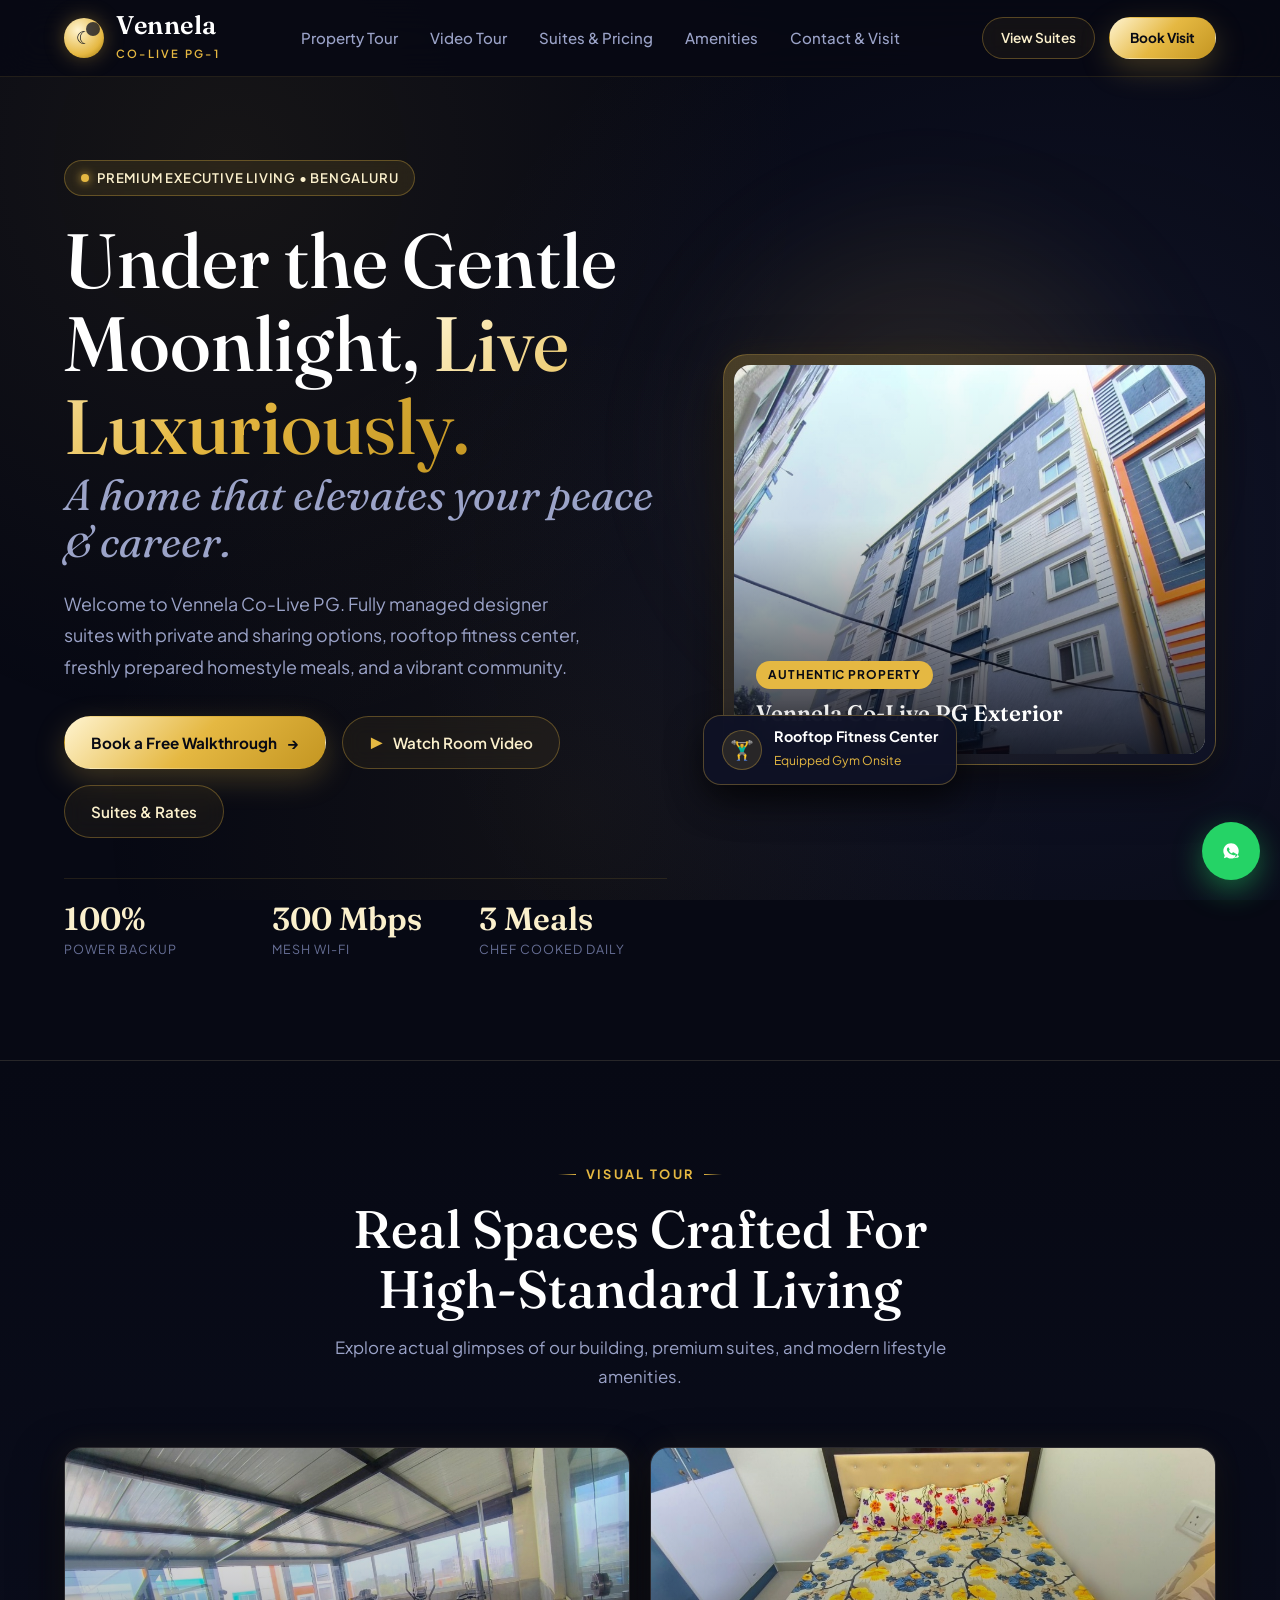
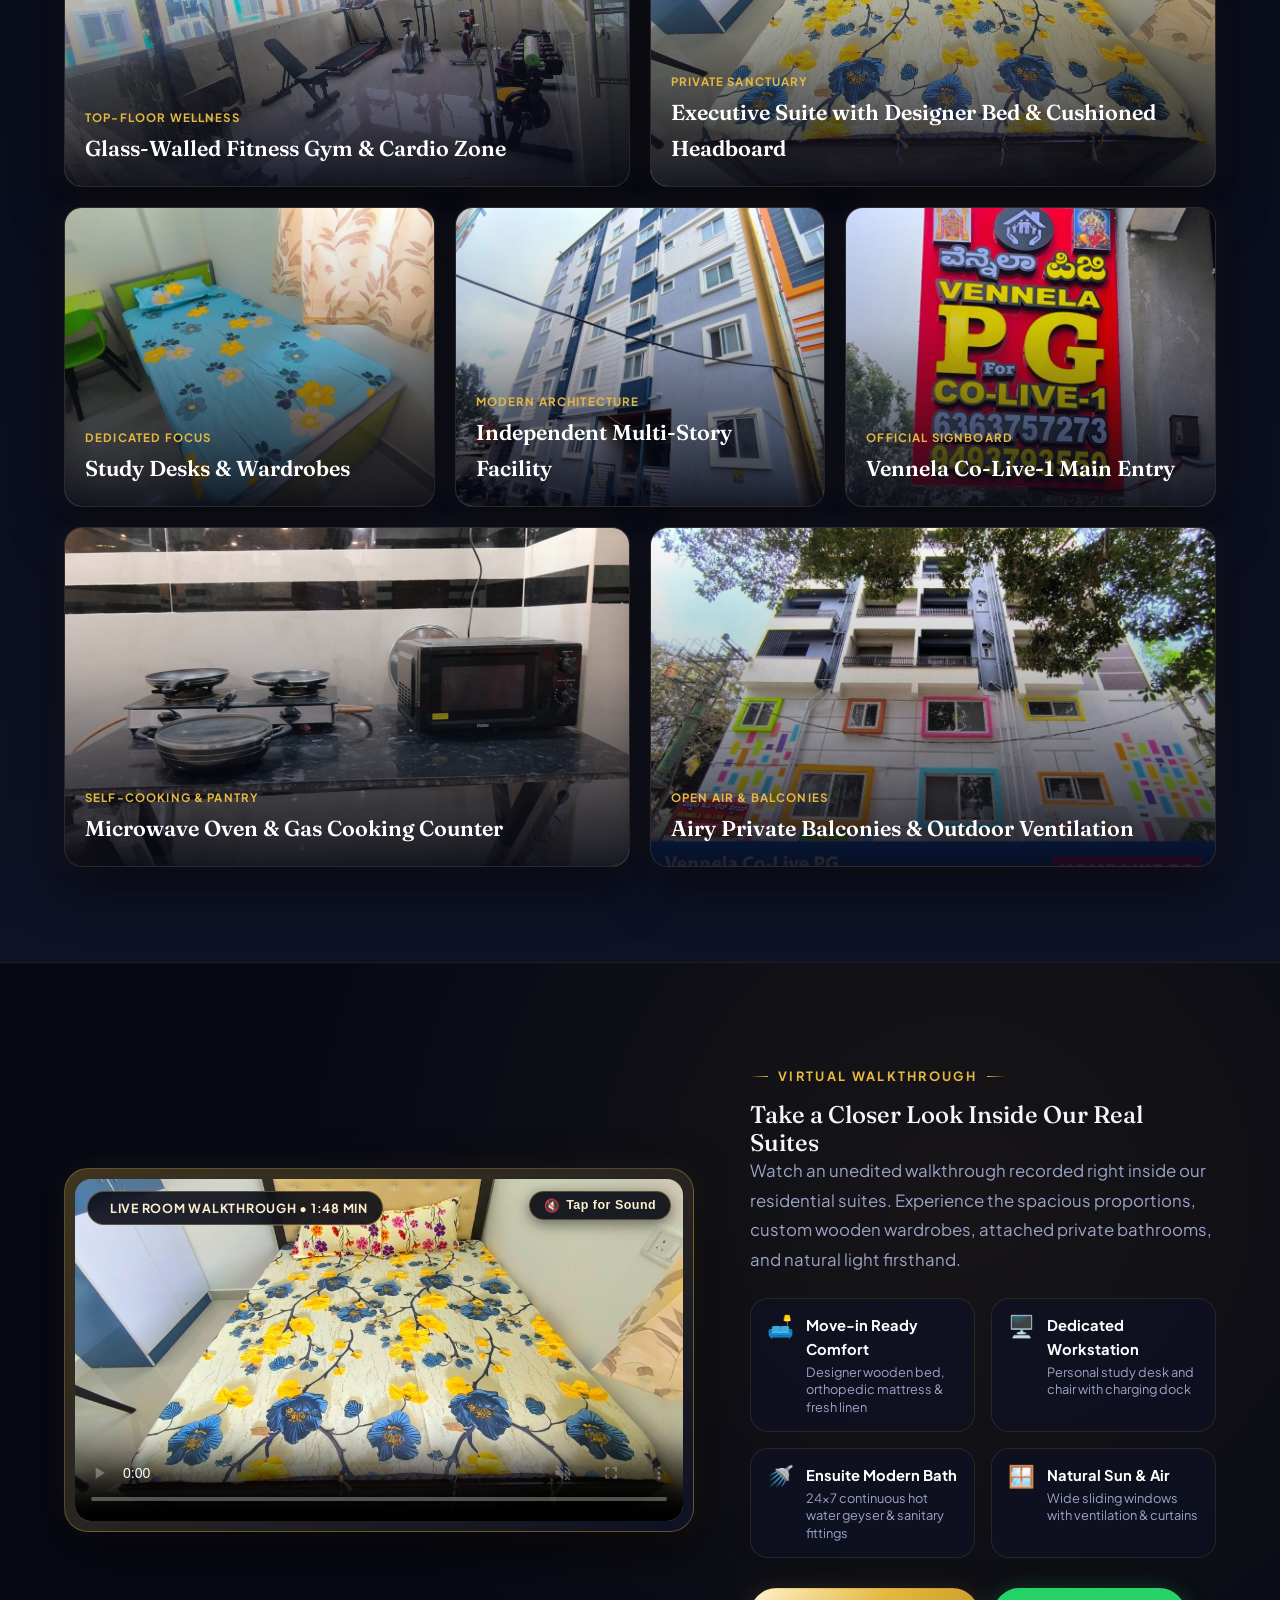
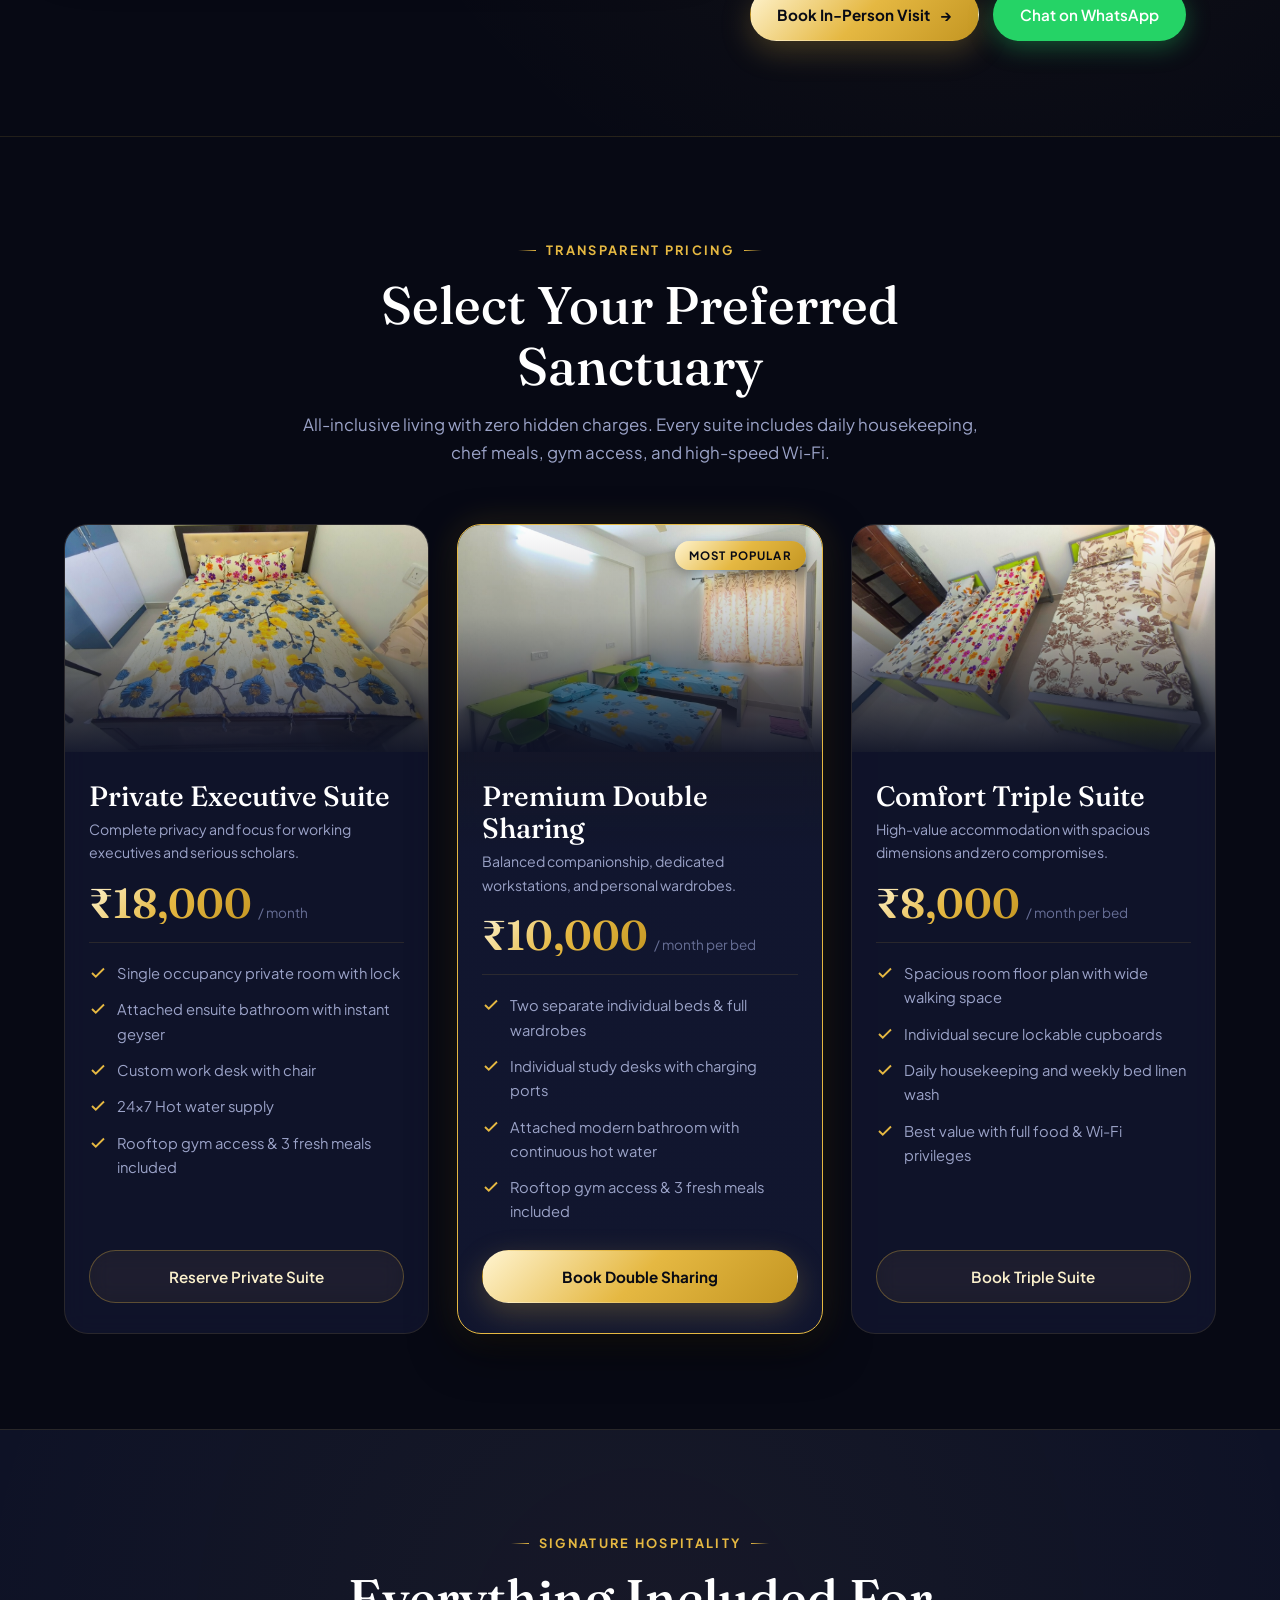
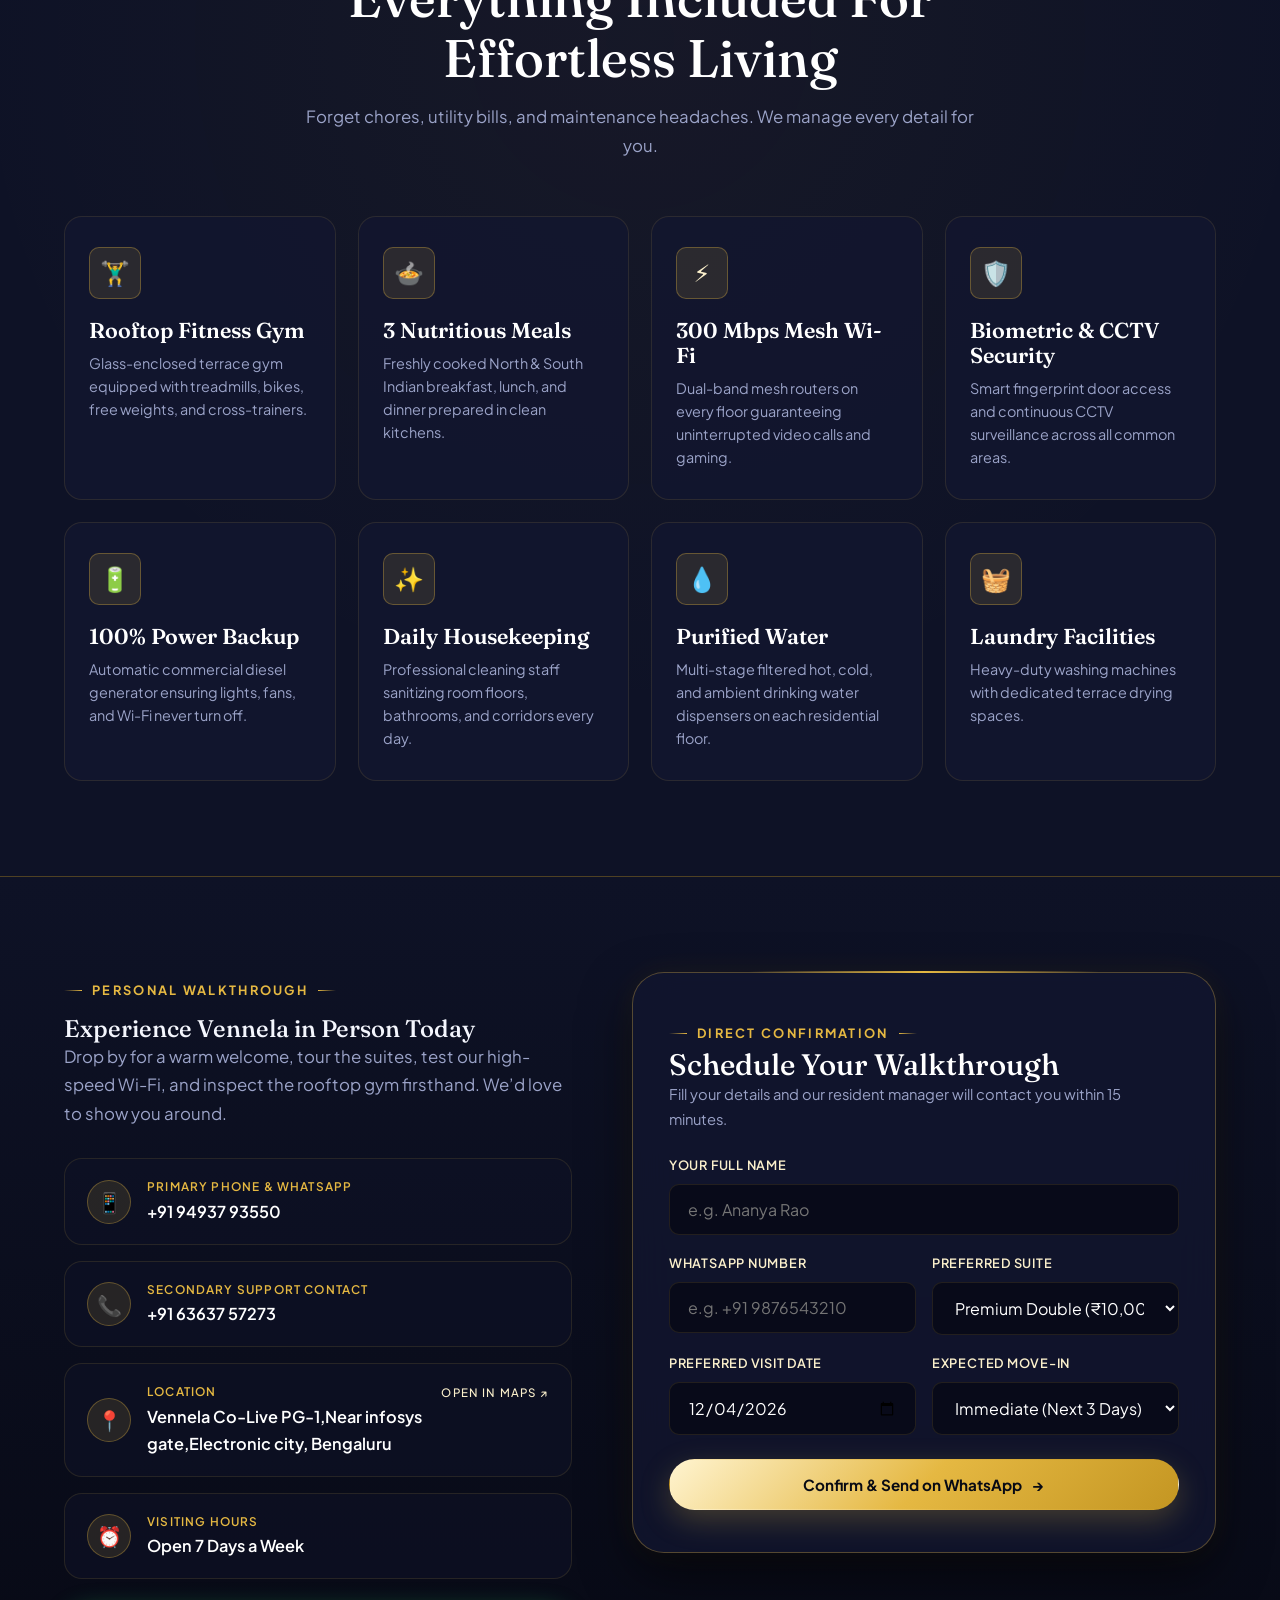
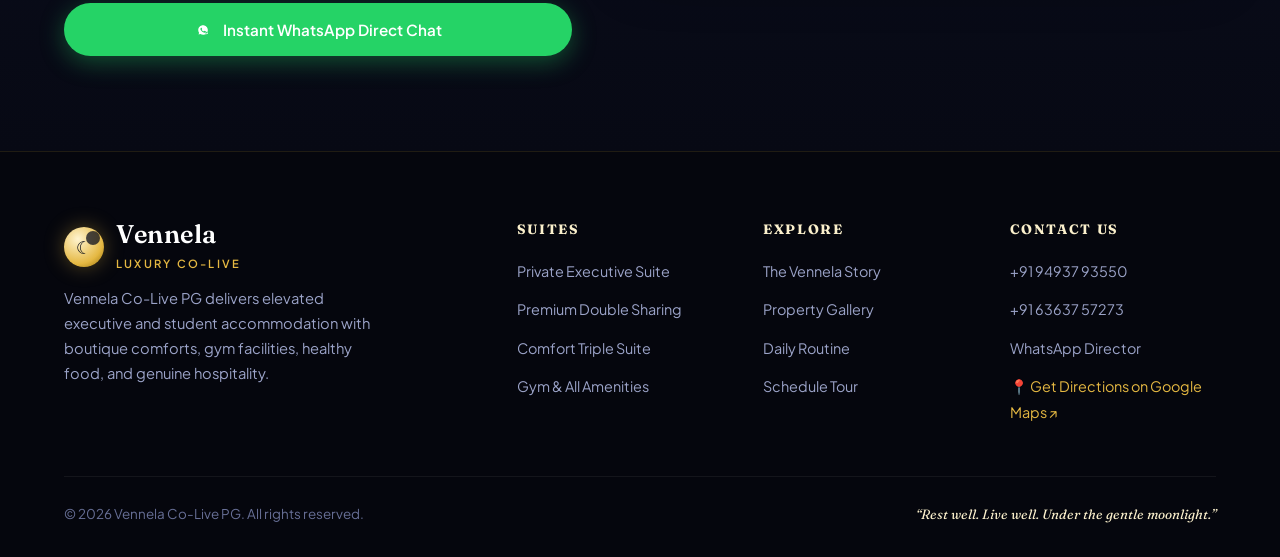
<file: 1.html>
<!DOCTYPE html>
<html lang="en">
<head>
  <meta charset="utf-8">
  <meta name="viewport" content="width=device-width, initial-scale=1, viewport-fit=cover">
  <title>Vennela Co-Live PG | Premium Luxury Stay & Executive Living</title>
  <meta name="description" content="Welcome to Vennela Co-Live PG. Premium private & sharing suites with rooftop fitness gym, homestyle food, high-speed Wi-Fi, and 24/7 biometric security.">
  
  <!-- Premium Fonts -->
  <link rel="preconnect" href="https://fonts.googleapis.com">
  <link rel="preconnect" href="https://fonts.gstatic.com" crossorigin>
  <link href="https://fonts.googleapis.com/css2?family=Fraunces:ital,opsz,wght@0,9..144,300;0,9..144,500;0,9..144,600;0,9..144,700;1,9..144,400;1,9..144,600&family=Plus+Jakarta+Sans:wght@300;400;500;600;700&display=swap" rel="stylesheet">

  <style>
    /* ==========================================================================
       DESIGN SYSTEM & CSS TOKENS
       ========================================================================== */
    :root {
      --night-base: #070914;
      --night-surface: #0E1226;
      --night-card: rgba(18, 23, 48, 0.78);
      --night-card-hover: rgba(24, 31, 62, 0.92);
      
      --gold-primary: #E5B842;
      --gold-glow: rgba(229, 184, 66, 0.35);
      --gold-subtle: rgba(229, 184, 66, 0.12);
      --gold-light: #FBF0CC;
      --gold-gradient: linear-gradient(135deg, #FFF4D0 0%, #E5B842 50%, #C49622 100%);
      
      --text-main: #F4F6FD;
      --text-muted: #9BA3C8;
      --text-dim: #676F96;
      
      --border-subtle: rgba(229, 184, 66, 0.12);
      --border-bright: rgba(229, 184, 66, 0.32);
      --border-glass: rgba(255, 255, 255, 0.08);

      --font-serif: 'Fraunces', Georgia, serif;
      --font-sans: 'Plus Jakarta Sans', system-ui, -apple-system, sans-serif;
      
      --radius-sm: 10px;
      --radius-md: 18px;
      --radius-lg: 24px;
      --radius-xl: 32px;
      --radius-full: 9999px;
      
      --shadow-luxury: 0 20px 50px rgba(0, 0, 0, 0.55), 0 0 30px rgba(229, 184, 66, 0.08);
      --shadow-glow: 0 10px 30px rgba(229, 184, 66, 0.25);
      --transition-smooth: all 0.35s cubic-bezier(0.16, 1, 0.3, 1);
    }

    *, *::before, *::after {
      box-sizing: border-box;
      margin: 0;
      padding: 0;
    }

    html {
      scroll-behavior: smooth;
      scroll-padding-top: 80px;
      font-size: 16px;
    }

    body {
      background-color: var(--night-base);
      color: var(--text-main);
      font-family: var(--font-sans);
      line-height: 1.65;
      overflow-x: hidden;
      -webkit-font-smoothing: antialiased;
    }

    /* Ambient Moonlight Glow Background */
    body::before {
      content: "";
      position: fixed;
      inset: 0;
      background: 
        radial-gradient(circle at 18% 18%, rgba(229, 184, 66, 0.07) 0%, transparent 45%),
        radial-gradient(circle at 82% 60%, rgba(94, 106, 196, 0.12) 0%, transparent 55%),
        radial-gradient(circle at 45% 90%, rgba(229, 184, 66, 0.05) 0%, transparent 45%);
      pointer-events: none;
      z-index: -1;
    }

    .wrap {
      max-width: 1200px;
      margin: 0 auto;
      padding: 0 24px;
    }

    /* ==========================================================================
       TYPOGRAPHY & ACCENTS
       ========================================================================== */
    h1, h2, h3, h4 {
      font-family: var(--font-serif);
      font-weight: 500;
      line-height: 1.15;
    }

    .gold-gradient-text {
      background: var(--gold-gradient);
      -webkit-background-clip: text;
      -webkit-text-fill-color: transparent;
      background-clip: text;
    }

    .eyebrow {
      display: inline-flex;
      align-items: center;
      gap: 10px;
      font-size: 0.8rem;
      font-weight: 700;
      text-transform: uppercase;
      letter-spacing: 0.18em;
      color: var(--gold-primary);
      margin-bottom: 14px;
    }

    .eyebrow::before, .eyebrow::after {
      content: "";
      width: 18px;
      height: 1px;
      background: linear-gradient(90deg, transparent, var(--gold-primary));
    }
    .eyebrow::after {
      background: linear-gradient(90deg, var(--gold-primary), transparent);
    }

    /* ==========================================================================
       BUTTONS & CALLS TO ACTION
       ========================================================================== */
    .btn {
      display: inline-flex;
      align-items: center;
      justify-content: center;
      gap: 10px;
      font-family: var(--font-sans);
      font-weight: 600;
      font-size: 0.95rem;
      padding: 13px 26px;
      border-radius: var(--radius-full);
      text-decoration: none;
      cursor: pointer;
      transition: var(--transition-smooth);
      border: 1px solid transparent;
      touch-action: manipulation;
    }

    .btn-gold {
      background: var(--gold-gradient);
      color: #080A14;
      box-shadow: var(--shadow-glow);
      font-weight: 700;
    }

    .btn-gold:hover {
      transform: translateY(-2px) scale(1.02);
      box-shadow: 0 12px 35px rgba(229, 184, 66, 0.45);
      color: #000;
    }

    .btn-ghost {
      background: rgba(229, 184, 66, 0.06);
      border-color: var(--border-bright);
      color: var(--gold-light);
      -webkit-backdrop-filter: blur(10px);
      backdrop-filter: blur(10px);
    }

    .btn-ghost:hover {
      background: var(--gold-primary);
      color: #080A14;
      border-color: var(--gold-primary);
      transform: translateY(-2px);
      box-shadow: var(--shadow-glow);
    }

    .btn-whatsapp {
      background: #25D366;
      color: #FFFFFF;
      box-shadow: 0 6px 25px rgba(37, 211, 102, 0.35);
    }

    .btn-whatsapp:hover {
      background: #20BA5A;
      transform: translateY(-2px);
      box-shadow: 0 10px 30px rgba(37, 211, 102, 0.55);
      color: #FFFFFF;
    }

    /* ==========================================================================
       NAVIGATION BAR
       ========================================================================== */
    nav {
      position: fixed;
      top: 0;
      left: 0;
      right: 0;
      z-index: 1000;
      background: rgba(7, 9, 20, 0.88);
      -webkit-backdrop-filter: blur(18px);
      backdrop-filter: blur(18px);
      border-bottom: 1px solid var(--border-subtle);
      transition: var(--transition-smooth);
    }

    nav.scrolled {
      background: rgba(7, 9, 20, 0.98);
      box-shadow: 0 10px 30px rgba(0, 0, 0, 0.6);
      border-bottom-color: var(--border-bright);
    }

    nav .wrap {
      display: flex;
      justify-content: space-between;
      align-items: center;
      height: 76px;
    }

    .logo {
      display: flex;
      align-items: center;
      gap: 12px;
      text-decoration: none;
    }

    .moon-crest {
      width: 40px;
      height: 40px;
      border-radius: 50%;
      background: radial-gradient(circle at 35% 30%, #FFF4D0 0%, var(--gold-primary) 65%, #906B07 100%);
      box-shadow: 0 0 20px var(--gold-glow);
      display: flex;
      align-items: center;
      justify-content: center;
      position: relative;
    }

    .moon-crest::after {
      content: "";
      position: absolute;
      width: 14px;
      height: 14px;
      background: #0B0E1E;
      border-radius: 50%;
      top: 4px;
      right: 4px;
      opacity: 0.75;
    }

    .brand-title {
      font-family: var(--font-serif);
      font-size: 1.6rem;
      font-weight: 600;
      color: #FFFFFF;
      line-height: 1;
      letter-spacing: 0.02em;
    }

    .brand-tag {
      font-size: 0.7rem;
      font-weight: 600;
      color: var(--gold-primary);
      letter-spacing: 0.2em;
      text-transform: uppercase;
      display: block;
      margin-top: 3px;
    }

    nav ul {
      display: flex;
      gap: 32px;
      list-style: none;
      align-items: center;
    }

    nav a {
      text-decoration: none;
      color: var(--text-muted);
      font-size: 0.94rem;
      font-weight: 500;
      transition: var(--transition-smooth);
      position: relative;
      padding: 6px 0;
    }

    nav a:hover, nav a.active {
      color: var(--gold-light);
    }

    nav a::after {
      content: "";
      position: absolute;
      bottom: 0;
      left: 50%;
      transform: translateX(-50%);
      width: 0;
      height: 2px;
      background: var(--gold-primary);
      transition: width 0.3s ease;
      border-radius: 2px;
    }

    nav a:hover::after {
      width: 100%;
    }

    .nav-actions {
      display: flex;
      align-items: center;
      gap: 14px;
    }

    .mobile-menu-btn {
      display: none;
      background: transparent;
      border: 1px solid var(--border-bright);
      border-radius: 8px;
      color: var(--gold-primary);
      font-size: 1.4rem;
      padding: 6px 12px;
      cursor: pointer;
    }

    /* ==========================================================================
       HERO SECTION WITH REAL PROPERTY SHOWCASE
       ========================================================================== */
    .hero {
      position: relative;
      padding: 160px 0 100px;
      overflow: hidden;
      min-height: 92vh;
      display: flex;
      align-items: center;
    }

    .hero-glow-orb {
      position: absolute;
      width: 580px;
      height: 580px;
      border-radius: 50%;
      background: radial-gradient(circle, rgba(229, 184, 66, 0.16) 0%, transparent 70%);
      top: 15%;
      right: 5%;
      filter: blur(40px);
      pointer-events: none;
      animation: floatGlow 10s ease-in-out infinite alternate;
    }

    @keyframes floatGlow {
      0% { transform: translateY(0) scale(1); }
      100% { transform: translateY(-30px) scale(1.06); }
    }

    .hero-grid {
      display: grid;
      grid-template-columns: 1.1fr 0.9fr;
      gap: 56px;
      align-items: center;
      position: relative;
      z-index: 2;
    }

    .hero-badge {
      display: inline-flex;
      align-items: center;
      gap: 8px;
      background: rgba(229, 184, 66, 0.1);
      border: 1px solid var(--border-bright);
      padding: 6px 16px;
      border-radius: var(--radius-full);
      color: var(--gold-light);
      font-size: 0.82rem;
      font-weight: 600;
      letter-spacing: 0.06em;
      text-transform: uppercase;
      margin-bottom: 24px;
      -webkit-backdrop-filter: blur(8px);
      backdrop-filter: blur(8px);
    }

    .hero-badge .pulse-dot {
      width: 8px;
      height: 8px;
      border-radius: 50%;
      background: var(--gold-primary);
      box-shadow: 0 0 10px var(--gold-primary);
      animation: pulseDot 2s infinite;
    }

    @keyframes pulseDot {
      0%, 100% { opacity: 1; transform: scale(1); }
      50% { opacity: 0.5; transform: scale(1.3); }
    }

    .hero h1 {
      font-size: clamp(2.8rem, 6vw, 4.8rem);
      line-height: 1.08;
      color: #FFFFFF;
      margin-bottom: 22px;
      font-weight: 500;
    }

    .hero h1 span.subtext-line {
      display: block;
      font-size: clamp(1.6rem, 3.6vw, 2.7rem);
      font-style: italic;
      color: var(--text-muted);
      font-weight: 400;
      margin-top: 4px;
    }

    .hero p.lead {
      font-size: 1.12rem;
      color: var(--text-muted);
      max-width: 520px;
      margin-bottom: 34px;
      line-height: 1.75;
    }

    .hero-cta {
      display: flex;
      flex-wrap: wrap;
      gap: 16px;
      align-items: center;
      margin-bottom: 40px;
    }

    .hero-stats {
      display: grid;
      grid-template-columns: repeat(3, 1fr);
      gap: 20px;
      border-top: 1px solid var(--border-subtle);
      padding-top: 24px;
    }

    .stat-number {
      font-family: var(--font-serif);
      font-size: 2rem;
      font-weight: 600;
      color: var(--gold-light);
      line-height: 1;
    }

    .stat-label {
      font-size: 0.78rem;
      color: var(--text-dim);
      text-transform: uppercase;
      letter-spacing: 0.08em;
      margin-top: 4px;
    }

    /* Hero Image Stack */
    .hero-visual {
      position: relative;
    }

    .hero-card {
      position: relative;
      border-radius: var(--radius-lg);
      padding: 10px;
      background: linear-gradient(145deg, rgba(229, 184, 66, 0.25) 0%, rgba(14, 18, 38, 0.85) 100%);
      box-shadow: var(--shadow-luxury);
      border: 1.5px solid var(--border-bright);
    }

    .hero-photo-wrap {
      border-radius: calc(var(--radius-lg) - 8px);
      overflow: hidden;
      aspect-ratio: 4 / 3.3;
      background: #101327;
      position: relative;
    }

    .hero-photo-wrap img {
      width: 100%;
      height: 100%;
      object-fit: cover;
      object-position: center top;
      display: block;
      transition: transform 0.8s ease;
    }

    .hero-card:hover .hero-photo-wrap img {
      transform: scale(1.05);
    }

    .photo-overlay {
      position: absolute;
      inset: 0;
      background: linear-gradient(to top, rgba(7, 9, 20, 0.88) 0%, rgba(7, 9, 20, 0.1) 60%, transparent 100%);
      display: flex;
      flex-direction: column;
      justify-content: flex-end;
      padding: 22px;
    }

    .photo-badge {
      align-self: flex-start;
      background: var(--gold-primary);
      color: #080A14;
      font-size: 0.75rem;
      font-weight: 700;
      text-transform: uppercase;
      letter-spacing: 0.08em;
      padding: 4px 12px;
      border-radius: var(--radius-full);
      margin-bottom: 6px;
    }

    .photo-caption {
      font-family: var(--font-serif);
      font-size: 1.4rem;
      color: #FFFFFF;
      font-weight: 600;
    }

    .floating-amenity-badge {
      position: absolute;
      bottom: -20px;
      left: -20px;
      background: rgba(14, 18, 38, 0.94);
      border: 1px solid var(--border-bright);
      -webkit-backdrop-filter: blur(16px);
      backdrop-filter: blur(16px);
      padding: 12px 18px;
      border-radius: var(--radius-md);
      box-shadow: 0 15px 35px rgba(0, 0, 0, 0.6);
      display: flex;
      align-items: center;
      gap: 12px;
      z-index: 3;
    }

    .floating-icon {
      width: 40px;
      height: 40px;
      border-radius: 50%;
      background: var(--gold-subtle);
      border: 1px solid var(--border-bright);
      color: var(--gold-light);
      display: flex;
      align-items: center;
      justify-content: center;
      font-size: 1.2rem;
    }

    .floating-text strong {
      display: block;
      color: #FFFFFF;
      font-size: 0.9rem;
      line-height: 1.2;
    }

    .floating-text span {
      font-size: 0.76rem;
      color: var(--gold-primary);
    }

    /* ==========================================================================
       SECTION COMMON STYLES
       ========================================================================== */
    section {
      padding: 95px 0;
      position: relative;
    }

    .section-head {
      text-align: center;
      max-width: 680px;
      margin: 0 auto 56px;
    }

    .section-head h2 {
      font-size: clamp(2.2rem, 4.4vw, 3.3rem);
      color: #FFFFFF;
      margin-bottom: 14px;
    }

    .section-head p {
      color: var(--text-muted);
      font-size: 1.05rem;
      line-height: 1.7;
    }

    /* ==========================================================================
       REAL PROPERTY GALLERY SHOWCASE
       ========================================================================== */
    .gallery-section {
      background: linear-gradient(180deg, var(--night-base) 0%, var(--night-surface) 100%);
      border-top: 1px solid var(--border-subtle);
      border-bottom: 1px solid var(--border-subtle);
    }

    .gallery-grid {
      display: grid;
      grid-template-columns: repeat(12, 1fr);
      gap: 20px;
    }

    .gallery-item {
      position: relative;
      border-radius: var(--radius-md);
      overflow: hidden;
      border: 1px solid var(--border-subtle);
      background: #11152B;
      box-shadow: var(--shadow-luxury);
      transition: var(--transition-smooth);
    }

    .gallery-item:hover {
      border-color: var(--gold-primary);
      transform: translateY(-5px);
      box-shadow: 0 16px 40px rgba(0, 0, 0, 0.6), 0 0 25px rgba(229, 184, 66, 0.15);
    }

    .gallery-item img {
      width: 100%;
      height: 100%;
      object-fit: cover;
      display: block;
      transition: transform 0.7s ease;
    }

    .gallery-item:hover img {
      transform: scale(1.06);
    }

    .gallery-item.col-6 {
      grid-column: span 6;
      height: 340px;
    }

    .gallery-item.col-4 {
      grid-column: span 4;
      height: 300px;
    }

    .gallery-caption {
      position: absolute;
      inset: 0;
      background: linear-gradient(to top, rgba(7, 9, 20, 0.9) 0%, rgba(7, 9, 20, 0.2) 60%, transparent 100%);
      display: flex;
      flex-direction: column;
      justify-content: flex-end;
      padding: 20px;
    }

    .gallery-tag {
      font-size: 0.72rem;
      text-transform: uppercase;
      font-weight: 700;
      letter-spacing: 0.1em;
      color: var(--gold-primary);
      margin-bottom: 4px;
    }

    .gallery-title {
      font-family: var(--font-serif);
      font-size: 1.35rem;
      color: #FFFFFF;
      font-weight: 600;
    }

    /* ==========================================================================
       VIRTUAL VIDEO TOUR SECTION
       ========================================================================== */
    .video-tour-section {
      background: radial-gradient(circle at 75% 30%, rgba(229, 184, 66, 0.07) 0%, transparent 60%), var(--night-base);
      border-bottom: 1px solid var(--border-subtle);
    }

    .video-tour-wrapper {
      display: grid;
      grid-template-columns: 1.15fr 0.85fr;
      gap: 56px;
      align-items: center;
    }

    .video-player-container {
      position: relative;
    }

    .video-card-stack {
      position: relative;
      border-radius: var(--radius-lg);
      padding: 10px;
      background: linear-gradient(145deg, rgba(229, 184, 66, 0.25) 0%, rgba(14, 18, 38, 0.9) 100%);
      box-shadow: var(--shadow-luxury);
      border: 1.5px solid var(--border-bright);
    }

    .video-badge-top {
      position: absolute;
      top: 22px;
      left: 22px;
      z-index: 4;
      background: rgba(7, 9, 20, 0.88);
      -webkit-backdrop-filter: blur(10px);
      backdrop-filter: blur(10px);
      border: 1px solid var(--border-bright);
      color: var(--gold-light);
      padding: 6px 14px;
      border-radius: var(--radius-full);
      font-size: 0.78rem;
      font-weight: 700;
      letter-spacing: 0.06em;
      text-transform: uppercase;
      display: inline-flex;
      align-items: center;
      gap: 8px;
      pointer-events: none;
    }

    .video-sound-toggle {
      position: absolute;
      top: 22px;
      right: 22px;
      z-index: 6;
      background: rgba(7, 9, 20, 0.9);
      -webkit-backdrop-filter: blur(12px);
      backdrop-filter: blur(12px);
      border: 1px solid var(--border-bright);
      color: var(--gold-light);
      padding: 6px 14px;
      border-radius: var(--radius-full);
      font-size: 0.78rem;
      font-weight: 700;
      letter-spacing: 0.04em;
      cursor: pointer;
      display: inline-flex;
      align-items: center;
      gap: 6px;
      box-shadow: 0 4px 15px rgba(0, 0, 0, 0.5);
      transition: var(--transition-smooth);
      touch-action: manipulation;
    }

    .video-sound-toggle:hover {
      background: var(--gold-primary);
      color: #070914;
      border-color: var(--gold-primary);
      transform: scale(1.05);
    }

    .video-sound-toggle.unmuted {
      background: rgba(37, 211, 102, 0.92);
      border-color: #25D366;
      color: #FFFFFF;
      box-shadow: 0 4px 20px rgba(37, 211, 102, 0.45);
    }

    .video-wrap {
      border-radius: calc(var(--radius-lg) - 8px);
      overflow: hidden;
      background: #000;
      aspect-ratio: 16 / 9;
      max-height: 480px;
      display: flex;
      justify-content: center;
      align-items: center;
    }

    .video-wrap video {
      width: 100%;
      height: 100%;
      object-fit: cover;
      display: block;
      outline: none;
    }

    .video-perks-grid {
      display: grid;
      grid-template-columns: 1fr 1fr;
      gap: 16px;
      margin-top: 24px;
    }

    .video-perk-item {
      display: flex;
      align-items: flex-start;
      gap: 12px;
      background: rgba(14, 18, 38, 0.65);
      border: 1px solid var(--border-subtle);
      padding: 14px 16px;
      border-radius: var(--radius-md);
      transition: var(--transition-smooth);
    }

    .video-perk-item:hover {
      border-color: var(--gold-primary);
      transform: translateY(-2px);
      background: var(--gold-subtle);
    }

    .video-perk-icon {
      font-size: 1.35rem;
      line-height: 1;
      flex-shrink: 0;
      margin-top: 2px;
    }

    .video-perk-item strong {
      display: block;
      font-size: 0.92rem;
      color: #FFFFFF;
      margin-bottom: 2px;
    }

    .video-perk-item span {
      font-size: 0.8rem;
      color: var(--text-muted);
      line-height: 1.4;
      display: block;
    }

    /* ==========================================================================
       ROOMS & PRICING WITH REAL SUITE PHOTOS
       ========================================================================== */
    .rooms-grid {
      display: grid;
      grid-template-columns: repeat(3, 1fr);
      gap: 28px;
      align-items: stretch;
    }

    .room-card {
      background: var(--night-card);
      border: 1px solid var(--border-subtle);
      border-radius: var(--radius-lg);
      overflow: hidden;
      display: flex;
      flex-direction: column;
      transition: var(--transition-smooth);
      position: relative;
      -webkit-backdrop-filter: blur(12px);
      backdrop-filter: blur(12px);
    }

    .room-card:hover {
      transform: translateY(-8px);
      border-color: var(--border-bright);
      box-shadow: var(--shadow-luxury);
    }

    .room-card.highlight {
      border: 1.5px solid var(--gold-primary);
      background: linear-gradient(180deg, rgba(229, 184, 66, 0.08) 0%, rgba(18, 23, 48, 0.95) 40%);
      box-shadow: 0 16px 45px rgba(0, 0, 0, 0.6), 0 0 35px rgba(229, 184, 66, 0.16);
    }

    .room-badge-top {
      position: absolute;
      top: 16px;
      right: 16px;
      z-index: 4;
      background: var(--gold-gradient);
      color: #080A14;
      font-size: 0.72rem;
      font-weight: 700;
      text-transform: uppercase;
      letter-spacing: 0.1em;
      padding: 5px 14px;
      border-radius: var(--radius-full);
      box-shadow: 0 4px 15px rgba(0, 0, 0, 0.4);
    }

    .room-img-box {
      position: relative;
      aspect-ratio: 16 / 10;
      overflow: hidden;
      background: #111529;
    }

    .room-img-box img {
      width: 100%;
      height: 100%;
      object-fit: cover;
      display: block;
      transition: transform 0.7s ease;
    }

    .room-card:hover .room-img-box img {
      transform: scale(1.08);
    }

    .room-img-gradient {
      position: absolute;
      inset: 0;
      background: linear-gradient(to top, rgba(14, 18, 38, 0.95) 0%, rgba(14, 18, 38, 0.2) 60%, transparent 100%);
    }

    .room-content {
      padding: 28px 24px 30px;
      display: flex;
      flex-direction: column;
      flex-grow: 1;
    }

    .room-content h3 {
      font-size: 1.75rem;
      color: #FFFFFF;
      margin-bottom: 6px;
    }

    .room-sub {
      font-size: 0.88rem;
      color: var(--text-muted);
      margin-bottom: 18px;
    }

    .room-price {
      font-family: var(--font-serif);
      font-size: 2.6rem;
      font-weight: 600;
      color: var(--gold-light);
      line-height: 1;
      padding-bottom: 18px;
      margin-bottom: 18px;
      border-bottom: 1px solid var(--border-subtle);
      display: flex;
      align-items: baseline;
      gap: 6px;
    }

    .room-price small {
      font-family: var(--font-sans);
      font-size: 0.85rem;
      color: var(--text-dim);
      font-weight: 400;
    }

    .room-perks {
      list-style: none;
      display: flex;
      flex-direction: column;
      gap: 12px;
      margin-bottom: 26px;
      flex-grow: 1;
    }

    .room-perks li {
      display: flex;
      align-items: flex-start;
      gap: 10px;
      font-size: 0.92rem;
      color: var(--text-muted);
    }

    .room-perks li svg {
      width: 18px;
      height: 18px;
      color: var(--gold-primary);
      flex-shrink: 0;
      margin-top: 3px;
    }

    /* ==========================================================================
       AMENITIES (SIGNATURE COMFORTS)
       ========================================================================== */
    .amenities-section {
      background: radial-gradient(circle at 50% 20%, rgba(229, 184, 66, 0.04) 0%, transparent 65%), var(--night-surface);
      border-top: 1px solid var(--border-subtle);
    }

    .amenities-grid {
      display: grid;
      grid-template-columns: repeat(4, 1fr);
      gap: 22px;
    }

    .amenity-card {
      background: var(--night-card);
      border: 1px solid var(--border-subtle);
      border-radius: var(--radius-md);
      padding: 30px 24px;
      transition: var(--transition-smooth);
      position: relative;
    }

    .amenity-card:hover {
      border-color: var(--gold-primary);
      transform: translateY(-5px);
      box-shadow: var(--shadow-luxury);
      background: var(--night-card-hover);
    }

    .amenity-icon {
      width: 52px;
      height: 52px;
      border-radius: var(--radius-sm);
      background: var(--gold-subtle);
      border: 1px solid var(--border-bright);
      color: var(--gold-light);
      display: flex;
      align-items: center;
      justify-content: center;
      font-size: 1.5rem;
      margin-bottom: 20px;
      transition: var(--transition-smooth);
    }

    .amenity-card:hover .amenity-icon {
      transform: scale(1.1);
      box-shadow: 0 0 20px var(--gold-glow);
    }

    .amenity-card h4 {
      font-size: 1.35rem;
      color: #FFFFFF;
      margin-bottom: 8px;
      font-weight: 600;
    }

    .amenity-card p {
      font-size: 0.9rem;
      color: var(--text-muted);
      line-height: 1.6;
    }

    /* ==========================================================================
       A DAY AT VENNELA (TIMELINE)
       ========================================================================== */
    .day-card {
      background: linear-gradient(145deg, rgba(18, 23, 48, 0.85) 0%, rgba(10, 13, 28, 0.95) 100%);
      border: 1px solid var(--border-bright);
      border-radius: var(--radius-xl);
      padding: 56px 44px;
      box-shadow: var(--shadow-luxury);
    }

    .timeline-grid {
      display: grid;
      grid-template-columns: repeat(4, 1fr);
      gap: 30px;
      position: relative;
    }

    .timeline-grid::before {
      content: "";
      position: absolute;
      top: 30px;
      left: 10%;
      right: 10%;
      height: 1px;
      background: linear-gradient(90deg, transparent, var(--gold-primary), var(--gold-light), var(--gold-primary), transparent);
    }

    .timeline-node {
      position: relative;
      text-align: center;
      z-index: 2;
    }

    .timeline-badge {
      width: 60px;
      height: 60px;
      margin: 0 auto 20px;
      border-radius: 50%;
      background: var(--night-surface);
      border: 2px solid var(--gold-primary);
      display: flex;
      align-items: center;
      justify-content: center;
      font-size: 1.4rem;
      box-shadow: 0 0 20px var(--gold-glow);
      transition: var(--transition-smooth);
    }

    .timeline-node:hover .timeline-badge {
      transform: scale(1.15);
      background: var(--gold-primary);
      color: #070914;
    }

    .timeline-time {
      font-size: 0.78rem;
      font-weight: 700;
      color: var(--gold-primary);
      text-transform: uppercase;
      letter-spacing: 0.12em;
      margin-bottom: 6px;
    }

    .timeline-node h4 {
      font-size: 1.35rem;
      color: #FFFFFF;
      margin-bottom: 8px;
    }

    .timeline-node p {
      font-size: 0.88rem;
      color: var(--text-muted);
      line-height: 1.6;
    }

    /* ==========================================================================
       VISIT & INSTANT BOOKING FORM
       ========================================================================== */
    .visit-section {
      background: linear-gradient(180deg, var(--night-surface) 0%, var(--night-base) 100%);
      border-top: 1px solid var(--border-bright);
    }

    .visit-grid {
      display: grid;
      grid-template-columns: 1fr 1.15fr;
      gap: 60px;
      align-items: start;
    }

    .contact-card {
      display: flex;
      align-items: center;
      gap: 16px;
      background: rgba(14, 18, 38, 0.65);
      border: 1px solid var(--border-subtle);
      padding: 18px 22px;
      border-radius: var(--radius-md);
      margin-bottom: 16px;
      transition: var(--transition-smooth);
    }

    .contact-card:hover {
      border-color: var(--gold-primary);
      transform: translateX(4px);
      background: var(--gold-subtle);
    }

    .contact-icon {
      width: 44px;
      height: 44px;
      border-radius: 50%;
      background: var(--gold-subtle);
      border: 1px solid var(--border-bright);
      color: var(--gold-light);
      display: flex;
      align-items: center;
      justify-content: center;
      font-size: 1.25rem;
      flex-shrink: 0;
    }

    .contact-info .label {
      font-size: 0.74rem;
      text-transform: uppercase;
      letter-spacing: 0.1em;
      color: var(--gold-primary);
      font-weight: 600;
      margin-bottom: 2px;
    }

    .contact-info .val {
      font-size: 1.02rem;
      color: #FFFFFF;
      font-weight: 600;
    }

    .booking-card {
      background: var(--night-card);
      border: 1.5px solid var(--border-bright);
      border-radius: var(--radius-xl);
      padding: 42px 36px;
      box-shadow: var(--shadow-luxury);
      -webkit-backdrop-filter: blur(20px);
      backdrop-filter: blur(20px);
      position: relative;
    }

    .booking-card::before {
      content: "";
      position: absolute;
      top: -2px;
      left: 20%;
      right: 20%;
      height: 2px;
      background: linear-gradient(90deg, transparent, var(--gold-primary), transparent);
    }

    .form-group {
      display: flex;
      flex-direction: column;
      gap: 8px;
      margin-bottom: 18px;
    }

    .form-group label {
      font-size: 0.8rem;
      font-weight: 600;
      color: var(--gold-light);
      letter-spacing: 0.06em;
      text-transform: uppercase;
    }

    .form-row {
      display: grid;
      grid-template-columns: 1fr 1fr;
      gap: 16px;
    }

    .form-control {
      background: rgba(7, 9, 20, 0.75);
      border: 1px solid var(--border-subtle);
      border-radius: var(--radius-sm);
      padding: 14px 18px;
      font-family: var(--font-sans);
      font-size: 16px; /* Guaranteed no auto-zoom on iOS */
      color: #FFFFFF;
      transition: var(--transition-smooth);
      outline: none;
      width: 100%;
    }

    .form-control:focus {
      border-color: var(--gold-primary);
      box-shadow: 0 0 15px var(--gold-glow);
    }

    /* ==========================================================================
       FOOTER
       ========================================================================== */
    footer {
      background: #05060D;
      border-top: 1px solid var(--border-subtle);
      padding: 70px 0 32px;
      color: var(--text-muted);
    }

    .footer-grid {
      display: grid;
      grid-template-columns: 2fr 1fr 1fr 1fr;
      gap: 40px;
      margin-bottom: 50px;
    }

    .footer-brand p {
      margin-top: 14px;
      max-width: 320px;
      font-size: 0.92rem;
      line-height: 1.7;
    }

    .footer-col h4 {
      font-size: 0.85rem;
      font-weight: 700;
      letter-spacing: 0.12em;
      text-transform: uppercase;
      color: var(--gold-light);
      margin-bottom: 20px;
    }

    .footer-links {
      list-style: none;
      display: flex;
      flex-direction: column;
      gap: 12px;
    }

    .footer-links a {
      color: var(--text-muted);
      text-decoration: none;
      font-size: 0.9rem;
      transition: var(--transition-smooth);
    }

    .footer-links a:hover {
      color: var(--gold-primary);
      transform: translateX(3px);
    }

    .footer-bottom {
      border-top: 1px solid rgba(255, 255, 255, 0.06);
      padding-top: 26px;
      display: flex;
      justify-content: space-between;
      align-items: center;
      font-size: 0.84rem;
      color: var(--text-dim);
    }

    /* Floating WhatsApp Button */
    .floating-whatsapp {
      position: fixed;
      bottom: max(20px, calc(16px + env(safe-area-inset-bottom, 0px)));
      right: max(20px, calc(16px + env(safe-area-inset-right, 0px)));
      z-index: 999;
      background: #25D366;
      color: #FFFFFF;
      width: 58px;
      height: 58px;
      border-radius: 50%;
      display: flex;
      align-items: center;
      justify-content: center;
      box-shadow: 0 10px 30px rgba(37, 211, 102, 0.45);
      transition: var(--transition-smooth);
      text-decoration: none;
      touch-action: manipulation;
    }

    .floating-whatsapp:hover {
      transform: scale(1.1) rotate(6deg);
      box-shadow: 0 14px 40px rgba(37, 211, 102, 0.7);
    }

    .floating-whatsapp svg {
      width: 32px;
      height: 32px;
      fill: currentColor;
    }

    /* ==========================================================================
       RESPONSIVE DESIGN (ALL DEVICES: LAPTOPS, IPADS, TABLETS, PHONES, FOLDABLES)
       ========================================================================== */

    /* Touch screen & iOS Optimization */
    html, body {
      max-width: 100vw;
      overflow-x: hidden;
      position: relative;
    }

    * {
      -webkit-tap-highlight-color: transparent;
    }

    img, video {
      max-width: 100%;
      height: auto;
    }

    /* Laptops & Desktops (1025px - 1280px) */
    @media (max-width: 1200px) {
      nav ul {
        gap: clamp(14px, 1.8vw, 28px);
      }
      .nav-actions {
        gap: 10px;
      }
      .hero-grid {
        gap: 36px;
      }
      .rooms-grid {
        gap: 20px;
      }
    }

    /* Tablets, iPads (Portrait & Landscape), and Small Laptops (<= 1024px) */
    @media (max-width: 1024px) {
      .mobile-menu-btn {
        display: flex;
        align-items: center;
        justify-content: center;
        min-width: 44px;
        min-height: 44px;
      }
      .nav-actions .btn-ghost {
        display: none;
      }
      nav ul {
        display: flex;
        flex-direction: column;
        position: fixed;
        top: 76px;
        left: 0;
        right: 0;
        background: rgba(7, 9, 20, 0.98);
        -webkit-backdrop-filter: blur(24px);
        backdrop-filter: blur(24px);
        border-bottom: 1px solid var(--border-bright);
        box-shadow: 0 24px 50px rgba(0, 0, 0, 0.85);
        padding: 24px 28px calc(30px + env(safe-area-inset-bottom, 0px));
        gap: 16px;
        align-items: flex-start;
        transform: translateY(-110%);
        opacity: 0;
        pointer-events: none;
        transition: transform 0.35s cubic-bezier(0.16, 1, 0.3, 1), opacity 0.25s ease;
        max-height: calc(100vh - 76px);
        max-height: calc(100dvh - 76px);
        overflow-y: auto;
        -webkit-overflow-scrolling: touch;
      }
      nav.nav-open ul {
        transform: translateY(0);
        opacity: 1;
        pointer-events: auto;
      }
      nav ul li {
        width: 100%;
        border-bottom: 1px solid rgba(255, 255, 255, 0.06);
        padding-bottom: 12px;
      }
      nav ul li:last-child {
        border-bottom: none;
        padding-bottom: 0;
      }
      nav ul li a {
        display: block;
        font-size: 1.1rem;
        padding: 6px 0;
      }
      nav ul li a::after {
        display: none;
      }
      .hero-grid, .visit-grid {
        grid-template-columns: 1fr;
        gap: 48px;
      }
      .hero-visual {
        max-width: 650px;
        margin: 0 auto;
        width: 100%;
      }
      /* 2-column balanced grid on iPads & Tablets */
      .rooms-grid {
        grid-template-columns: repeat(2, 1fr);
        gap: 24px;
      }
      .amenities-grid {
        grid-template-columns: repeat(2, 1fr);
        gap: 20px;
      }
      .timeline-grid {
        grid-template-columns: repeat(2, 1fr);
        gap: 32px;
      }
      .timeline-grid::before {
        display: none;
      }
      .footer-grid {
        grid-template-columns: 1fr 1fr;
        gap: 36px;
      }
      .gallery-item.col-6, .gallery-item.col-4 {
        grid-column: span 6;
        height: 320px;
      }
      .video-tour-wrapper {
        grid-template-columns: 1fr;
        gap: 36px;
      }
      .video-perks-grid {
        grid-template-columns: repeat(2, 1fr);
      }
    }

    /* Small Tablets & Large Mobiles (<= 768px) */
    @media (max-width: 768px) {
      section {
        padding: 68px 0;
      }
      .hero {
        padding: 110px 0 54px;
        min-height: auto;
      }
      .hero-stats {
        grid-template-columns: repeat(3, 1fr);
        gap: 12px;
        text-align: center;
      }
      .stat-card, .hero-stats > div {
        padding: 14px 8px;
        background: rgba(14, 18, 38, 0.45);
        border-radius: var(--radius-sm);
        border: 1px solid var(--border-subtle);
      }
      .stat-number {
        font-size: 1.55rem;
      }
      .floating-amenity-badge {
        position: static;
        margin-top: 16px;
        width: 100%;
        justify-content: center;
      }
      .gallery-item.col-6, .gallery-item.col-4 {
        grid-column: span 12;
        height: 280px;
      }
      .footer-bottom {
        flex-direction: column;
        gap: 12px;
        text-align: center;
      }
    }

    /* Standard Mobile Phones (<= 640px) */
    @media (max-width: 640px) {
      .rooms-grid {
        grid-template-columns: 1fr;
      }
      .amenities-grid {
        grid-template-columns: 1fr;
      }
      .timeline-grid {
        grid-template-columns: 1fr;
        gap: 22px;
      }
      .day-card {
        padding: 30px 18px;
      }
      .form-row {
        grid-template-columns: 1fr;
        gap: 14px;
      }
      .video-perks-grid {
        grid-template-columns: 1fr;
        gap: 12px;
      }
      .booking-card {
        padding: 32px 20px;
      }
      .footer-grid {
        grid-template-columns: 1fr;
        gap: 28px;
      }
    }

    /* Mobile Phones (<= 480px) */
    @media (max-width: 480px) {
      .wrap {
        padding: 0 16px;
      }
      nav .wrap {
        height: 66px;
      }
      nav ul {
        top: 66px;
        max-height: calc(100vh - 66px);
        max-height: calc(100dvh - 66px);
        padding: 20px 20px calc(24px + env(safe-area-inset-bottom, 0px));
      }
      .brand-title {
        font-size: 1.35rem;
      }
      .brand-tag {
        font-size: 0.62rem;
      }
      .moon-crest {
        width: 36px;
        height: 36px;
      }
      .nav-actions .btn-gold {
        padding: 8px 13px;
        font-size: 0.8rem;
      }
      .hero-cta {
        flex-direction: column;
        align-items: stretch;
        gap: 12px;
      }
      .hero-cta .btn {
        width: 100%;
      }
      .hero-stats {
        gap: 8px;
      }
      .stat-card, .hero-stats > div {
        padding: 10px 4px;
      }
      .stat-number {
        font-size: 1.3rem;
      }
      .stat-label {
        font-size: 0.7rem;
        line-height: 1.25;
      }
      .section-head h2 {
        font-size: clamp(1.85rem, 6.5vw, 2.4rem);
      }
      .gallery-item.col-6, .gallery-item.col-4 {
        height: 250px;
      }
      .video-badge-top {
        top: 14px;
        left: 14px;
        font-size: 0.68rem;
        padding: 4px 10px;
      }
      .video-sound-toggle {
        top: 14px;
        right: 14px;
        font-size: 0.68rem;
        padding: 4px 10px;
      }
      .contact-card {
        padding: 14px 16px;
      }
      .contact-info .val {
        font-size: 0.95rem;
        word-break: break-word;
      }
      .booking-card {
        padding: 24px 16px;
        border-radius: var(--radius-lg);
      }
      .floating-whatsapp {
        width: 52px;
        height: 52px;
        bottom: calc(16px + env(safe-area-inset-bottom, 0px));
        right: calc(16px + env(safe-area-inset-right, 0px));
      }
      .floating-whatsapp svg {
        width: 28px;
        height: 28px;
      }
    }

    /* Ultra-Compact Mobiles & Foldables (<= 360px: Galaxy Fold Cover, iPhone SE) */
    @media (max-width: 360px) {
      .wrap {
        padding: 0 10px;
      }
      nav .wrap {
        height: 62px;
        padding: 0 10px;
      }
      nav ul {
        top: 62px;
      }
      .nav-actions .btn-gold {
        display: none; /* Logo + hamburger fits comfortably with zero overflow */
      }
      .brand-title {
        font-size: 1.15rem;
      }
      .brand-tag {
        font-size: 0.56rem;
      }
      .moon-crest {
        width: 30px;
        height: 30px;
      }
      .hero-stats {
        gap: 4px;
      }
      .stat-card, .hero-stats > div {
        padding: 8px 3px;
      }
      .stat-number {
        font-size: 1.05rem;
      }
      .stat-label {
        font-size: 0.62rem;
      }
      .btn {
        padding: 11px 16px;
        font-size: 0.88rem;
      }
      .room-content {
        padding: 18px 14px 22px;
      }
      .room-price {
        font-size: 2.1rem;
      }
      .room-content h3 {
        font-size: 1.45rem;
      }
      .contact-card {
        padding: 12px 10px;
        gap: 10px;
      }
      .contact-icon {
        width: 38px;
        height: 38px;
        font-size: 1.1rem;
      }
      .booking-card {
        padding: 20px 12px;
      }
    }
  </style>
</head>
<body>

  <!-- Navigation Bar -->
  <nav id="navbar">
    <div class="wrap">
      <a class="logo" href="#top">
        <div class="moon-crest">
          <span style="font-size:1.1rem; color:#0A0C16; font-weight:bold; z-index:2;">☾</span>
        </div>
        <div>
          <span class="brand-title">Vennela</span>
          <span class="brand-tag">Co-Live PG-1</span>
        </div>
      </a>

      <ul>
        <li><a href="#gallery">Property Tour</a></li>
        <li><a href="#video-tour">Video Tour</a></li>
        <li><a href="#rooms">Suites &amp; Pricing</a></li>
        <li><a href="#amenities">Amenities</a></li>
        <li><a href="#visit">Contact &amp; Visit</a></li>
      </ul>

      <div class="nav-actions">
        <a class="btn btn-ghost" href="#rooms" style="padding: 9px 18px; font-size: 0.85rem;">View Suites</a>
        <a class="btn btn-gold" href="#visit" style="padding: 9px 20px; font-size: 0.85rem;">Book Visit</a>
        <button class="mobile-menu-btn" id="mobileMenuToggle" aria-label="Toggle Navigation">☰</button>
      </div>
    </div>
  </nav>

  <!-- Hero Section with Building Exterior Showcase -->
  <header class="hero" id="top">
    <div class="hero-glow-orb"></div>
    <div class="wrap">
      <div class="hero-grid">
        
        <!-- Left Hero Copy -->
        <div>
          <div class="hero-badge">
            <span class="pulse-dot"></span>
            <span>Premium Executive Living &bull; Bengaluru</span>
          </div>
          <h1>
            Under the Gentle Moonlight, <span class="gold-gradient-text">Live Luxuriously.</span>
            <span class="subtext-line">A home that elevates your peace &amp; career.</span>
          </h1>
          <p class="lead">
            Welcome to Vennela Co-Live PG. Fully managed designer suites with private and sharing options, rooftop fitness center, freshly prepared homestyle meals, and a vibrant community.
          </p>
          <div class="hero-cta">
            <a class="btn btn-gold" href="#visit">
              <span>Book a Free Walkthrough</span>
              <span>&rarr;</span>
            </a>
            <a class="btn btn-ghost" href="#video-tour">
              <span style="color:var(--gold-primary);">▶</span>
              <span>Watch Room Video</span>
            </a>
            <a class="btn btn-ghost" href="#rooms">Suites &amp; Rates</a>
          </div>

          <div class="hero-stats">
            <div>
              <div class="stat-number">100%</div>
              <div class="stat-label">Power Backup</div>
            </div>
            <div>
              <div class="stat-number">300 Mbps</div>
              <div class="stat-label">Mesh Wi-Fi</div>
            </div>
            <div>
              <div class="stat-number">3 Meals</div>
              <div class="stat-label">Chef Cooked Daily</div>
            </div>
          </div>
        </div>

        <!-- Right Hero Visual Showcase (Real Building Image) -->
        <div class="hero-visual">
          <div class="hero-card">
            <div class="hero-photo-wrap">
              <img src="images/building-exterior.jpg" alt="Vennela Co-Live PG Multi-Story Luxury Building Facade" loading="eager">
              <div class="photo-overlay">
                <span class="photo-badge">Authentic Property</span>
                <div class="photo-caption">Vennela Co-Live PG Exterior</div>
              </div>
            </div>
          </div>

          <div class="floating-amenity-badge">
            <div class="floating-icon">🏋️‍♂️</div>
            <div class="floating-text">
              <strong>Rooftop Fitness Center</strong>
              <span>Equipped Gym Onsite</span>
            </div>
          </div>
        </div>

      </div>
    </div>
  </header>

  <main>


    <!-- Real Visual Gallery Showcase -->
    <section class="gallery-section" id="gallery">
      <div class="wrap">
        <div class="section-head">
          <span class="eyebrow">Visual Tour</span>
          <h2>Real Spaces Crafted For High-Standard Living</h2>
          <p>Explore actual glimpses of our building, premium suites, and modern lifestyle amenities.</p>
        </div>

        <div class="gallery-grid">
          
          <!-- Gym Feature (Wide) -->
          <div class="gallery-item col-6">
            <img src="images/gym-fitness.jpg" alt="Vennela PG Rooftop Glass-Walled Fitness Gym" loading="lazy">
            <div class="gallery-caption">
              <span class="gallery-tag">Top-Floor Wellness</span>
              <div class="gallery-title">Glass-Walled Fitness Gym &amp; Cardio Zone</div>
            </div>
          </div>

          <!-- Executive Bedroom (Wide) -->
          <div class="gallery-item col-6">
            <img src="images/executive-room.jpg" alt="Vennela PG Private Executive Bedroom Suite" loading="lazy">
            <div class="gallery-caption">
              <span class="gallery-tag">Private Sanctuary</span>
              <div class="gallery-title">Executive Suite with Designer Bed &amp; Cushioned Headboard</div>
            </div>
          </div>

          <!-- Sharing Room with Desk -->
          <div class="gallery-item col-4">
            <img src="images/sharing-room.jpg" alt="Vennela PG Sharing Room with Study Desk and Curtains" loading="lazy">
            <div class="gallery-caption">
              <span class="gallery-tag">Dedicated Focus</span>
              <div class="gallery-title">Study Desks &amp; Wardrobes</div>
            </div>
          </div>

          <!-- Exterior Architecture -->
          <div class="gallery-item col-4">
            <img src="images/building-exterior.jpg" alt="Vennela PG Architectural View" loading="lazy">
            <div class="gallery-caption">
              <span class="gallery-tag">Modern Architecture</span>
              <div class="gallery-title">Independent Multi-Story Facility</div>
            </div>
          </div>

          <!-- Verified Signboard -->
          <div class="gallery-item col-4">
            <img src="images/signboard.jpg" alt="Vennela PG Official Illuminated Signboard" loading="lazy">
            <div class="gallery-caption">
              <span class="gallery-tag">Official Signboard</span>
              <div class="gallery-title">Vennela Co-Live-1 Main Entry</div>
            </div>
          </div>

          <!-- Self-Cooking & Microwave Station (Wide) -->
          <div class="gallery-item col-6">
            <img src="images/pg1-kitchen.jpg" alt="Vennela PG-1 Self-Cooking Kitchen &amp; Microwave Oven" loading="lazy">
            <div class="gallery-caption">
              <span class="gallery-tag">Self-Cooking &amp; Pantry</span>
              <div class="gallery-title">Microwave Oven &amp; Gas Cooking Counter</div>
            </div>
          </div>

          <!-- Private Balconies & Ventilation (Wide) -->
          <div class="gallery-item col-6">
            <img src="images/balconyexter.jpeg" alt="Vennela PG-1 Private Balcony and Architecture" loading="lazy">
            <div class="gallery-caption">
              <span class="gallery-tag">Open Air &amp; Balconies</span>
              <div class="gallery-title">Airy Private Balconies &amp; Outdoor Ventilation</div>
            </div>
          </div>

        </div>
      </div>
    </section>

    <!-- Virtual Room Walkthrough Video Tour -->
    <section class="video-tour-section" id="video-tour">
      <div class="wrap">
        <div class="video-tour-wrapper">
          
          <!-- Left: Video Player with Luxury Frame -->
          <div class="video-player-container">
            <div class="video-card-stack">
              <div class="video-badge-top">
                <span class="pulse-dot"></span>
                <span>Live Room Walkthrough &bull; 1:48 min</span>
              </div>

              <button type="button" class="video-sound-toggle" id="videoSoundToggle" aria-label="Toggle Video Sound">
                <span id="soundIcon">🔇</span>
                <span id="soundText">Tap for Sound</span>
              </button>
              
              <div class="video-wrap">
                <video 
                  id="roomVideoPlayer" 
                  controls 
                  playsinline 
                  muted 
                  loop
                  preload="metadata" 
                  poster="images/executive-room.jpg"
                >
                  <source src="videos/room.mp4" type="video/mp4">
                  Your browser does not support the video tag.
                </video>
              </div>
            </div>
          </div>

          <!-- Right: Video Context & Features -->
          <div>
            <span class="eyebrow">Virtual Walkthrough</span>
            <h2>Take a Closer Look Inside Our Real Suites</h2>
            <p style="color: var(--text-muted); font-size: 1.05rem; line-height: 1.75; margin-bottom: 24px;">
              Watch an unedited walkthrough recorded right inside our residential suites. Experience the spacious proportions, custom wooden wardrobes, attached private bathrooms, and natural light firsthand.
            </p>

            <div class="video-perks-grid">
              <div class="video-perk-item">
                <div class="video-perk-icon">🛋️</div>
                <div>
                  <strong>Move-in Ready Comfort</strong>
                  <span>Designer wooden bed, orthopedic mattress &amp; fresh linen</span>
                </div>
              </div>

              <div class="video-perk-item">
                <div class="video-perk-icon">🖥️</div>
                <div>
                  <strong>Dedicated Workstation</strong>
                  <span>Personal study desk and chair with charging dock</span>
                </div>
              </div>

              <div class="video-perk-item">
                <div class="video-perk-icon">🚿</div>
                <div>
                  <strong>Ensuite Modern Bath</strong>
                  <span>24×7 continuous hot water geyser &amp; sanitary fittings</span>
                </div>
              </div>

              <div class="video-perk-item">
                <div class="video-perk-icon">🪟</div>
                <div>
                  <strong>Natural Sun &amp; Air</strong>
                  <span>Wide sliding windows with ventilation &amp; curtains</span>
                </div>
              </div>
            </div>

            <div style="margin-top: 30px; display: flex; gap: 14px; flex-wrap: wrap;">
              <a href="#visit" class="btn btn-gold">
                <span>Book In-Person Visit</span>
                <span>&rarr;</span>
              </a>
              <a href="https://wa.me/919493793550?text=Hi%20Vennela%20Co-Live%2C%20I%20watched%20the%20room%20video%20and%20want%20to%20reserve%20a%20slot!" target="_blank" rel="noopener noreferrer" class="btn btn-whatsapp">
                <span>Chat on WhatsApp</span>
              </a>
            </div>
          </div>

        </div>
      </div>
    </section>

    <!-- Suites & Pricing Section -->
    <section id="rooms">
      <div class="wrap">
        <div class="section-head">
          <span class="eyebrow">Transparent Pricing</span>
          <h2>Select Your Preferred Sanctuary</h2>
          <p>All-inclusive living with zero hidden charges. Every suite includes daily housekeeping, chef meals, gym access, and high-speed Wi-Fi.</p>
        </div>

        <div class="rooms-grid">
          
          <!-- Private Executive Suite -->
          <div class="room-card">
            <div class="room-img-box">
              <img src="images/executive-room.jpg" alt="Private Executive Suite Bed" loading="lazy">
              <div class="room-img-gradient"></div>
            </div>
            <div class="room-content">
              <h3>Private Executive Suite</h3>
              <p class="room-sub">Complete privacy and focus for working executives and serious scholars.</p>
              <div class="room-price">
                <span class="gold-gradient-text">₹18,000</span>
                <small>/ month</small>
              </div>
              <ul class="room-perks">
                <li>
                  <svg viewBox="0 0 24 24" fill="none" stroke="currentColor" stroke-width="2.5"><polyline points="20 6 9 17 4 12"></polyline></svg>
                  <span>Single occupancy private room with lock</span>
                </li>
                <li>
                  <svg viewBox="0 0 24 24" fill="none" stroke="currentColor" stroke-width="2.5"><polyline points="20 6 9 17 4 12"></polyline></svg>
                  <span>Attached ensuite bathroom with instant geyser</span>
                </li>
                <li>
                  <svg viewBox="0 0 24 24" fill="none" stroke="currentColor" stroke-width="2.5"><polyline points="20 6 9 17 4 12"></polyline></svg>
                  <span>Custom work desk with chair</span>
                </li>
                <li>
                  <svg viewBox="0 0 24 24" fill="none" stroke="currentColor" stroke-width="2.5"><polyline points="20 6 9 17 4 12"></polyline></svg>
                  <span>24×7 Hot water supply</span>
                </li>
                <li>
                  <svg viewBox="0 0 24 24" fill="none" stroke="currentColor" stroke-width="2.5"><polyline points="20 6 9 17 4 12"></polyline></svg>
                  <span>Rooftop gym access & 3 fresh meals included</span>
                </li>
              </ul>
              <a href="#visit" class="btn btn-ghost" onclick="selectRoom('Private Executive Suite')">Reserve Private Suite</a>
            </div>
          </div>

          <!-- Double Sharing (Highlighted) -->
          <div class="room-card highlight">
            <span class="room-badge-top">Most Popular</span>
            <div class="room-img-box">
              <img src="images/doublesharing.jpg" alt="Premium Double Sharing Room" loading="lazy">
              <div class="room-img-gradient"></div>
            </div>
            <div class="room-content">
              <h3>Premium Double Sharing</h3>
              <p class="room-sub">Balanced companionship, dedicated workstations, and personal wardrobes.</p>
              <div class="room-price">
                <span class="gold-gradient-text">₹10,000</span>
                <small>/ month per bed</small>
              </div>
              <ul class="room-perks">
                <li>
                  <svg viewBox="0 0 24 24" fill="none" stroke="currentColor" stroke-width="2.5"><polyline points="20 6 9 17 4 12"></polyline></svg>
                  <span>Two separate individual beds &amp; full wardrobes</span>
                </li>
                <li>
                  <svg viewBox="0 0 24 24" fill="none" stroke="currentColor" stroke-width="2.5"><polyline points="20 6 9 17 4 12"></polyline></svg>
                  <span>Individual study desks with charging ports</span>
                </li>
                <li>
                  <svg viewBox="0 0 24 24" fill="none" stroke="currentColor" stroke-width="2.5"><polyline points="20 6 9 17 4 12"></polyline></svg>
                  <span>Attached modern bathroom with continuous hot water</span>
                </li>
                <li>
                  <svg viewBox="0 0 24 24" fill="none" stroke="currentColor" stroke-width="2.5"><polyline points="20 6 9 17 4 12"></polyline></svg>
                  <span>Rooftop gym access &amp; 3 fresh meals included</span>
                </li>
              </ul>
              <a href="#visit" class="btn btn-gold" onclick="selectRoom('Premium Double Sharing')">Book Double Sharing</a>
            </div>
          </div>

          <!-- Triple Sharing -->
          <div class="room-card">
            <div class="room-img-box">
              <img src="images/triplesharing.jpg" alt="Comfort Triple Suite" loading="lazy">
              <div class="room-img-gradient"></div>
            </div>
            <div class="room-content">
              <h3>Comfort Triple Suite</h3>
              <p class="room-sub">High-value accommodation with spacious dimensions and zero compromises.</p>
              <div class="room-price">
                <span class="gold-gradient-text">₹8,000</span>
                <small>/ month per bed</small>
              </div>
              <ul class="room-perks">
                <li>
                  <svg viewBox="0 0 24 24" fill="none" stroke="currentColor" stroke-width="2.5"><polyline points="20 6 9 17 4 12"></polyline></svg>
                  <span>Spacious room floor plan with wide walking space</span>
                </li>
                <li>
                  <svg viewBox="0 0 24 24" fill="none" stroke="currentColor" stroke-width="2.5"><polyline points="20 6 9 17 4 12"></polyline></svg>
                  <span>Individual secure lockable cupboards</span>
                </li>
                <li>
                  <svg viewBox="0 0 24 24" fill="none" stroke="currentColor" stroke-width="2.5"><polyline points="20 6 9 17 4 12"></polyline></svg>
                  <span>Daily housekeeping and weekly bed linen wash</span>
                </li>
                <li>
                  <svg viewBox="0 0 24 24" fill="none" stroke="currentColor" stroke-width="2.5"><polyline points="20 6 9 17 4 12"></polyline></svg>
                  <span>Best value with full food &amp; Wi-Fi privileges</span>
                </li>
              </ul>
              <a href="#visit" class="btn btn-ghost" onclick="selectRoom('Comfort Triple Suite')">Book Triple Suite</a>
            </div>
          </div>

        </div>
      </div>
    </section>

    <!-- Amenities Section -->
    <section class="amenities-section" id="amenities">
      <div class="wrap">
        <div class="section-head">
          <span class="eyebrow">Signature Hospitality</span>
          <h2>Everything Included For Effortless Living</h2>
          <p>Forget chores, utility bills, and maintenance headaches. We manage every detail for you.</p>
        </div>

        <div class="amenities-grid">
          
          <div class="amenity-card">
            <div class="amenity-icon">🏋️‍♂️</div>
            <h4>Rooftop Fitness Gym</h4>
            <p>Glass-enclosed terrace gym equipped with treadmills, bikes, free weights, and cross-trainers.</p>
          </div>

          <div class="amenity-card">
            <div class="amenity-icon">🍲</div>
            <h4>3 Nutritious Meals</h4>
            <p>Freshly cooked North &amp; South Indian breakfast, lunch, and dinner prepared in clean kitchens.</p>
          </div>

          <div class="amenity-card">
            <div class="amenity-icon">⚡</div>
            <h4>300 Mbps Mesh Wi-Fi</h4>
            <p>Dual-band mesh routers on every floor guaranteeing uninterrupted video calls and gaming.</p>
          </div>

          <div class="amenity-card">
            <div class="amenity-icon">🛡️</div>
            <h4>Biometric &amp; CCTV Security</h4>
            <p>Smart fingerprint door access and continuous CCTV surveillance across all common areas.</p>
          </div>

          <div class="amenity-card">
            <div class="amenity-icon">🔋</div>
            <h4>100% Power Backup</h4>
            <p>Automatic commercial diesel generator ensuring lights, fans, and Wi-Fi never turn off.</p>
          </div>

          <div class="amenity-card">
            <div class="amenity-icon">✨</div>
            <h4>Daily Housekeeping</h4>
            <p>Professional cleaning staff sanitizing room floors, bathrooms, and corridors every day.</p>
          </div>

          <div class="amenity-card">
            <div class="amenity-icon">💧</div>
            <h4>Purified Water</h4>
            <p>Multi-stage filtered hot, cold, and ambient drinking water dispensers on each residential floor.</p>
          </div>

          <div class="amenity-card">
            <div class="amenity-icon">🧺</div>
            <h4>Laundry Facilities</h4>
            <p>Heavy-duty washing machines with dedicated terrace drying spaces.</p>
          </div>

        </div>
      </div>
    </section>

    <!-- Visit & Booking Contact Section -->
    <section class="visit-section" id="visit">
      <div class="wrap">
        <div class="visit-grid">
          
          <!-- Contact Info -->
          <div>
            <span class="eyebrow">Personal Walkthrough</span>
            <h2>Experience Vennela in Person Today</h2>
            <p style="color: var(--text-muted); font-size: 1.05rem; margin-bottom: 30px; line-height: 1.7;">
              Drop by for a warm welcome, tour the suites, test our high-speed Wi-Fi, and inspect the rooftop gym firsthand. We’d love to show you around.
            </p>

            <div class="contact-card">
              <div class="contact-icon">📱</div>
              <div class="contact-info">
                <div class="label">Primary Phone &amp; WhatsApp</div>
                <div class="val">+91 94937 93550</div>
              </div>
            </div>

            <div class="contact-card">
              <div class="contact-icon">📞</div>
              <div class="contact-info">
                <div class="label">Secondary Support Contact</div>
                <div class="val">+91 63637 57273</div>
              </div>
            </div>

            <a href="https://www.google.com/maps/search/?api=1&query=Vennela+Co-Live+PG+1+Bengaluru" target="_blank" rel="noopener noreferrer" class="contact-card" style="text-decoration: none; color: inherit; cursor: pointer;" title="Click to open location in Google Maps">
              <div class="contact-icon">📍</div>
              <div class="contact-info" style="flex: 1;">
                <div class="label" style="display: flex; justify-content: space-between; align-items: center;">
                  <span>Location</span>
                  <span style="font-size: 0.72rem; color: var(--gold-light); font-weight: 500; display: inline-flex; align-items: center; gap: 3px;">Open in Maps ↗</span>
                </div>
                <div class="val">Vennela Co-Live PG-1,Near infosys gate,Electronic city, Bengaluru</div>
              </div>
            </a>

            <div class="contact-card">
              <div class="contact-icon">⏰</div>
              <div class="contact-info">
                <div class="label">Visiting Hours</div>
                <div class="val">Open 7 Days a Week</div>
              </div>
            </div>

            <div style="margin-top: 24px;">
              <a href="https://wa.me/919493793550?text=Hi%20Vennela%20Co-Live%2C%20I%20would%20like%20to%20visit%20today!" target="_blank" rel="noopener noreferrer" class="btn btn-whatsapp" style="width: 100%;">
                <svg viewBox="0 0 24 24" width="20" height="20" fill="currentColor"><path d="M12.031 6.172c-3.181 0-5.767 2.586-5.768 5.766-.001 1.298.38 2.27 1.019 3.287l-.582 2.128 2.182-.573c.978.58 1.911.928 3.145.929 3.178 0 5.767-2.587 5.768-5.766.001-3.187-2.575-5.771-5.764-5.771zm3.392 8.244c-.144.405-.837.774-1.17.824-.312.045-.694.072-2.125-.526-1.522-.638-2.52-2.186-2.597-2.288-.077-.101-.617-.824-.617-1.572 0-.749.387-1.117.525-1.27.138-.152.3-.19.4-.19.1 0 .2 0 .288.006.096.005.226-.037.35.263.125.3.425 1.036.463 1.112.037.076.062.165.012.266-.05.101-.075.165-.15.253-.075.088-.157.197-.225.266-.075.076-.153.158-.066.308.087.15.385.635.826 1.028.568.505 1.047.662 1.196.737.15.076.238.063.326-.038.088-.101.376-.437.476-.588.1-.151.2-.126.338-.075.138.05 8.78 4.14 1.026 4.265.15.076.25.114.288.177.038.063.038.368-.106.773z"/></svg>
                <span>Instant WhatsApp Direct Chat</span>
              </a>
            </div>
          </div>

          <!-- Interactive Form -->
          <div class="booking-card">
            <div style="margin-bottom: 24px;">
              <span class="eyebrow" style="margin-bottom: 4px;">Direct Confirmation</span>
              <h3 style="font-size: 1.85rem; color: #FFFFFF;">Schedule Your Walkthrough</h3>
              <p style="color: var(--text-muted); font-size: 0.92rem;">Fill your details and our resident manager will contact you within 15 minutes.</p>
            </div>

            <form id="bookingForm" onsubmit="handleFormSubmit(event)">
              <div class="form-group">
                <label for="fullName">Your Full Name</label>
                <input type="text" id="fullName" class="form-control" placeholder="e.g. Ananya Rao" required>
              </div>

              <div class="form-row">
                <div class="form-group">
                  <label for="phoneNumber">WhatsApp Number</label>
                  <input type="tel" id="phoneNumber" class="form-control" placeholder="e.g. +91 9876543210" required>
                </div>
                <div class="form-group">
                  <label for="roomChoice">Preferred Suite</label>
                  <select id="roomChoice" class="form-control">
                    <option value="Private Executive Suite">Private Executive (₹18,000)</option>
                    <option value="Premium Double Sharing" selected>Premium Double (₹10,000)</option>
                    <option value="Comfort Triple Suite">Comfort Triple (₹8,000)</option>
                  </select>
                </div>
              </div>

              <div class="form-row">
                <div class="form-group">
                  <label for="visitDate">Preferred Visit Date</label>
                  <input type="date" id="visitDate" class="form-control" required>
                </div>
                <div class="form-group">
                  <label for="moveInTimeline">Expected Move-in</label>
                  <select id="moveInTimeline" class="form-control">
                    <option value="Immediately">Immediate (Next 3 Days)</option>
                    <option value="Within 1 Week">Within 1 Week</option>
                    <option value="Next Month">Next Month</option>
                    <option value="Just Exploring">Just Exploring Options</option>
                  </select>
                </div>
              </div>

              <button type="submit" class="btn btn-gold" style="width: 100%; padding: 15px; margin-top: 6px;">
                <span>Confirm &amp; Send on WhatsApp</span>
                <span>&rarr;</span>
              </button>
            </form>
          </div>

        </div>
      </div>
    </section>

  </main>

  <!-- Footer -->
  <footer>
    <div class="wrap">
      <div class="footer-grid">
        
        <div class="footer-brand">
          <a class="logo" href="#top">
            <div class="moon-crest">
              <span style="font-size:1.1rem; color:#0A0C16; font-weight:bold; z-index:2;">☾</span>
            </div>
            <div>
              <span class="brand-title">Vennela</span>
              <span class="brand-tag">Luxury Co-Live</span>
            </div>
          </a>
          <p>
            Vennela Co-Live PG delivers elevated executive and student accommodation with boutique comforts, gym facilities, healthy food, and genuine hospitality.
          </p>
        </div>

        <div class="footer-col">
          <h4>Suites</h4>
          <ul class="footer-links">
            <li><a href="#rooms">Private Executive Suite</a></li>
            <li><a href="#rooms">Premium Double Sharing</a></li>
            <li><a href="#rooms">Comfort Triple Suite</a></li>
            <li><a href="#amenities">Gym &amp; All Amenities</a></li>
          </ul>
        </div>

        <div class="footer-col">
          <h4>Explore</h4>
          <ul class="footer-links">
            <li><a href="#about">The Vennela Story</a></li>
            <li><a href="#gallery">Property Gallery</a></li>
            <li><a href="#routine">Daily Routine</a></li>
            <li><a href="#visit">Schedule Tour</a></li>
          </ul>
        </div>

        <div class="footer-col">
          <h4>Contact Us</h4>
          <ul class="footer-links">
            <li><a href="tel:+919493793550">+91 94937 93550</a></li>
            <li><a href="tel:+916363757273">+91 63637 57273</a></li>
            <li><a href="https://wa.me/919493793550" target="_blank" rel="noopener noreferrer">WhatsApp Director</a></li>
            <li><a href="https://www.google.com/maps/search/?api=1&query=Vennela+Co-Live+PG+1+Bengaluru" target="_blank" rel="noopener noreferrer" style="color:var(--gold-primary);">📍 Get Directions on Google Maps ↗</a></li>
          </ul>
        </div>

      </div>

      <div class="footer-bottom">
        <div>&copy; 2026 Vennela Co-Live PG. All rights reserved.</div>
        <div style="font-family: var(--font-serif); font-style: italic; color: var(--gold-light);">
          “Rest well. Live well. Under the gentle moonlight.”
        </div>
      </div>
    </div>
  </footer>

  <!-- Floating WhatsApp Quick Action Button -->
  <a href="https://wa.me/919493793550?text=Hello%20Vennela%20Co-Live%2C%20I%20am%20looking%20for%20a%20luxury%20PG%20room.%20Can%20you%20share%20details%3F" target="_blank" rel="noopener noreferrer" class="floating-whatsapp" aria-label="Chat on WhatsApp">
    <svg viewBox="0 0 24 24"><path d="M12.031 6.172c-3.181 0-5.767 2.586-5.768 5.766-.001 1.298.38 2.27 1.019 3.287l-.582 2.128 2.182-.573c.978.58 1.911.928 3.145.929 3.178 0 5.767-2.587 5.768-5.766.001-3.187-2.575-5.771-5.764-5.771zm3.392 8.244c-.144.405-.837.774-1.17.824-.312.045-.694.072-2.125-.526-1.522-.638-2.52-2.186-2.597-2.288-.077-.101-.617-.824-.617-1.572 0-.749.387-1.117.525-1.27.138-.152.3-.19.4-.19.1 0 .2 0 .288.006.096.005.226-.037.35.263.125.3.425 1.036.463 1.112.037.076.062.165.012.266-.05.101-.075.165-.15.253-.075.088-.157.197-.225.266-.075.076-.153.158-.066.308.087.15.385.635.826 1.028.568.505 1.047.662 1.196.737.15.076.238.063.326-.038.088-.101.376-.437.476-.588.1-.151.2-.126.338-.075.138.05 8.78 4.14 1.026 4.265.15.076.25.114.288.177.038.063.038.368-.106.773z"/></svg>
  </a>

  <!-- JavaScript: Navigation & Form Sync -->
  <script>
    // Sticky Navbar shadow on scroll
    window.addEventListener('scroll', () => {
      const navbar = document.getElementById('navbar');
      if (window.scrollY > 40) {
        navbar.classList.add('scrolled');
      } else {
        navbar.classList.remove('scrolled');
      }
    });

    // Mobile & Tablet Menu Toggle
    const navbar = document.getElementById('navbar');
    const mobileMenuToggle = document.getElementById('mobileMenuToggle');
    if (mobileMenuToggle && navbar) {
      mobileMenuToggle.addEventListener('click', (e) => {
        e.stopPropagation();
        const isOpen = navbar.classList.toggle('nav-open');
        mobileMenuToggle.textContent = isOpen ? '✕' : '☰';
        mobileMenuToggle.setAttribute('aria-expanded', isOpen ? 'true' : 'false');
      });

      // Close menu when clicking any nav link
      document.querySelectorAll('nav ul a').forEach(link => {
        link.addEventListener('click', () => {
          navbar.classList.remove('nav-open');
          mobileMenuToggle.textContent = '☰';
          mobileMenuToggle.setAttribute('aria-expanded', 'false');
        });
      });

      // Close menu when tapping outside
      document.addEventListener('click', (e) => {
        if (!navbar.contains(e.target)) {
          navbar.classList.remove('nav-open');
          mobileMenuToggle.textContent = '☰';
          mobileMenuToggle.setAttribute('aria-expanded', 'false');
        }
      });
    }

    // Preselect room from cards
    function selectRoom(roomName) {
      const select = document.getElementById('roomChoice');
      if (select) {
        for (let i = 0; i < select.options.length; i++) {
          if (select.options[i].value === roomName || select.options[i].text.includes(roomName)) {
            select.selectedIndex = i;
            break;
          }
        }
      }
    }

    // Set minimum date for visit booking to today
    const dateInput = document.getElementById('visitDate');
    if (dateInput) {
      const today = new Date().toISOString().split('T')[0];
      dateInput.min = today;
      dateInput.value = today;
    }

    // Form submission -> Instant WhatsApp dispatch
    function handleFormSubmit(event) {
      event.preventDefault();
      
      const name = document.getElementById('fullName').value.trim();
      const phone = document.getElementById('phoneNumber').value.trim();
      const room = document.getElementById('roomChoice').value;
      const date = document.getElementById('visitDate').value;
      const timeline = document.getElementById('moveInTimeline').value;

      const message = 
`*✦ INQUIRY FOR VENNELA CO-LIVE PG ✦*
---------------------------------------
👤 *Name:* ${name}
📞 *Phone:* ${phone}
🛏️ *Preferred Suite:* ${room}
📅 *Preferred Visit Date:* ${date}
⏳ *Move-in Timeline:* ${timeline}
---------------------------------------
Hi Team Vennela, I would like to book a physical visit and check room availability. Please confirm my slot!`;

      const whatsappURL = `https://wa.me/919493793550?text=${encodeURIComponent(message)}`;
      window.open(whatsappURL, '_blank', 'noopener,noreferrer');
    }

    // ==========================================================================
    // AUTOPLAY VIDEO ON SCROLL (IntersectionObserver)
    // ==========================================================================
    const roomVideo = document.getElementById('roomVideoPlayer');
    const soundToggle = document.getElementById('videoSoundToggle');
    const soundIcon = document.getElementById('soundIcon');
    const soundText = document.getElementById('soundText');

    if (roomVideo) {
      // Must be muted for mobile and modern browser autoplay policy compliance
      roomVideo.muted = true;

      let isVideoInView = false;

      // Autoplay when scrolled into view, pause when scrolled away
      if ('IntersectionObserver' in window) {
        const videoObserver = new IntersectionObserver((entries) => {
          entries.forEach(entry => {
            if (entry.isIntersecting) {
              isVideoInView = true;
              const playPromise = roomVideo.play();
              if (playPromise !== undefined) {
                playPromise.catch(() => {
                  // If browser restricted playback, ensure muted and retry
                  roomVideo.muted = true;
                  roomVideo.play().catch(() => {});
                });
              }
            } else {
              isVideoInView = false;
              if (!roomVideo.paused) {
                roomVideo.pause();
              }
            }
          });
        }, {
          threshold: 0.35 // Triggers when 35% of the video is visible
        });

        videoObserver.observe(roomVideo);
      } else {
        // Fallback for older browsers
        window.addEventListener('scroll', () => {
          const rect = roomVideo.getBoundingClientRect();
          const inView = rect.top < window.innerHeight && rect.bottom > 0;
          if (inView && roomVideo.paused) {
            roomVideo.play().catch(() => {});
          } else if (!inView && !roomVideo.paused) {
            roomVideo.pause();
          }
        }, { passive: true });
      }

      // Handle tab visibility change
      document.addEventListener('visibilitychange', () => {
        if (document.hidden) {
          roomVideo.pause();
        } else if (isVideoInView) {
          roomVideo.play().catch(() => {});
        }
      });

      // Sound Toggle Button Handler
      if (soundToggle) {
        soundToggle.addEventListener('click', (e) => {
          e.stopPropagation();
          roomVideo.muted = !roomVideo.muted;
          updateSoundUI();
          if (!roomVideo.muted) {
            roomVideo.play().catch(() => {});
          }
        });

        // Sync button text if user changes volume through native controls
        roomVideo.addEventListener('volumechange', updateSoundUI);
      }

      function updateSoundUI() {
        if (!soundToggle) return;
        if (roomVideo.muted || roomVideo.volume === 0) {
          if (soundIcon) soundIcon.textContent = '🔇';
          if (soundText) soundText.textContent = 'Tap for Sound';
          soundToggle.classList.remove('unmuted');
        } else {
          if (soundIcon) soundIcon.textContent = '🔊';
          if (soundText) soundText.textContent = 'Sound On';
          soundToggle.classList.add('unmuted');
        }
      }
    }
  </script>
</body>
</html>
</file>
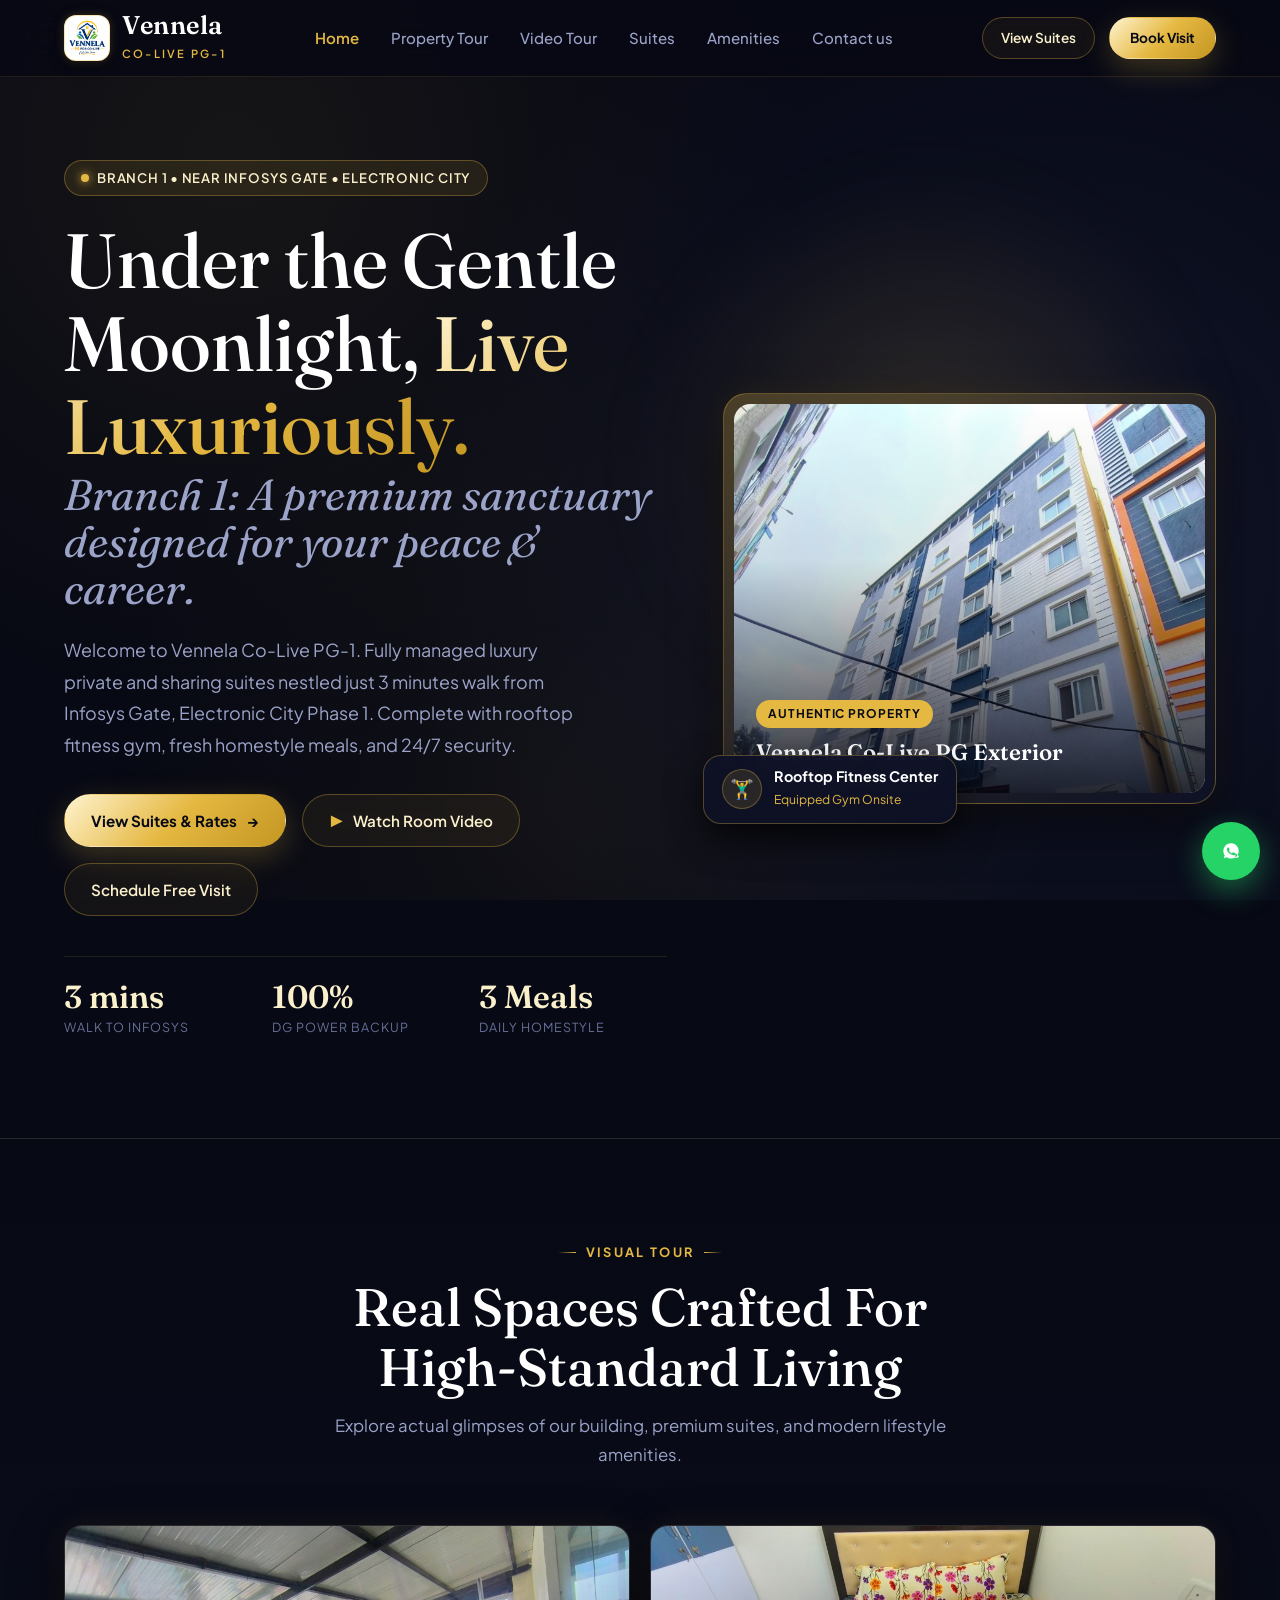
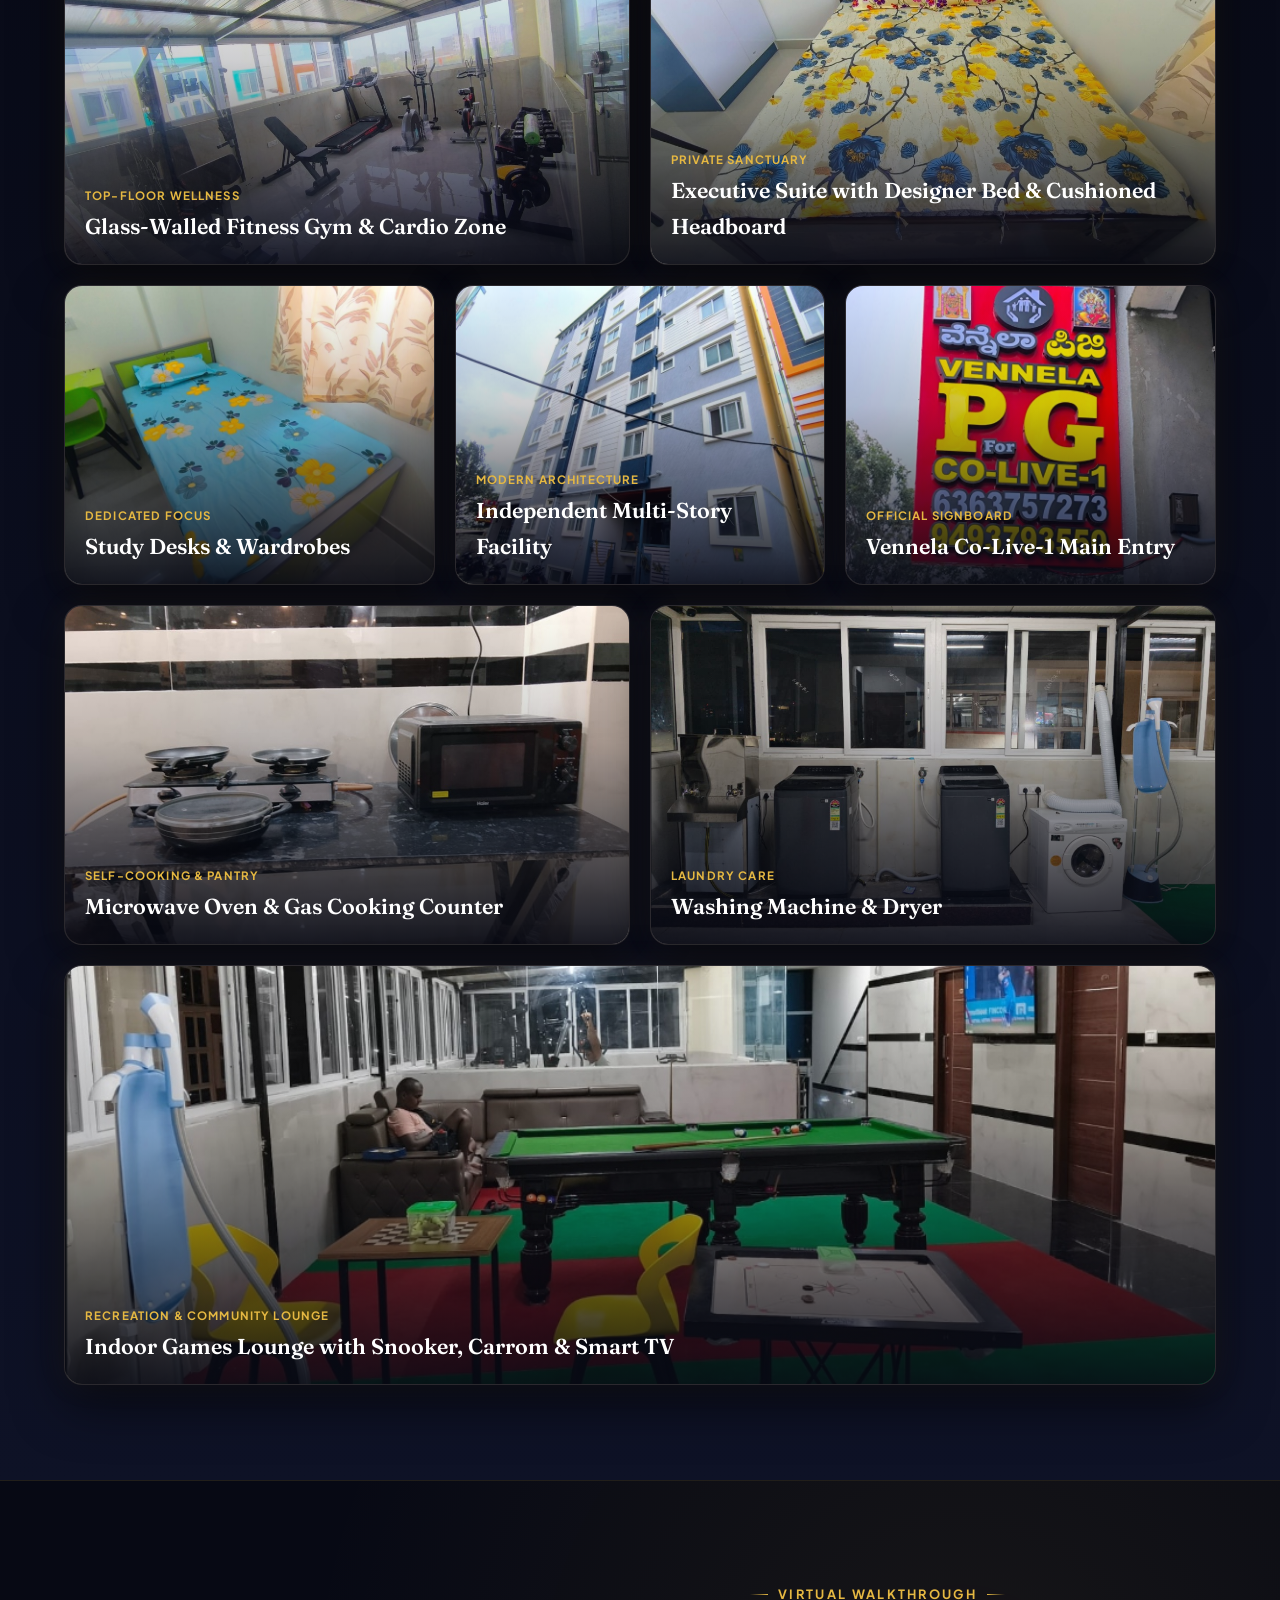
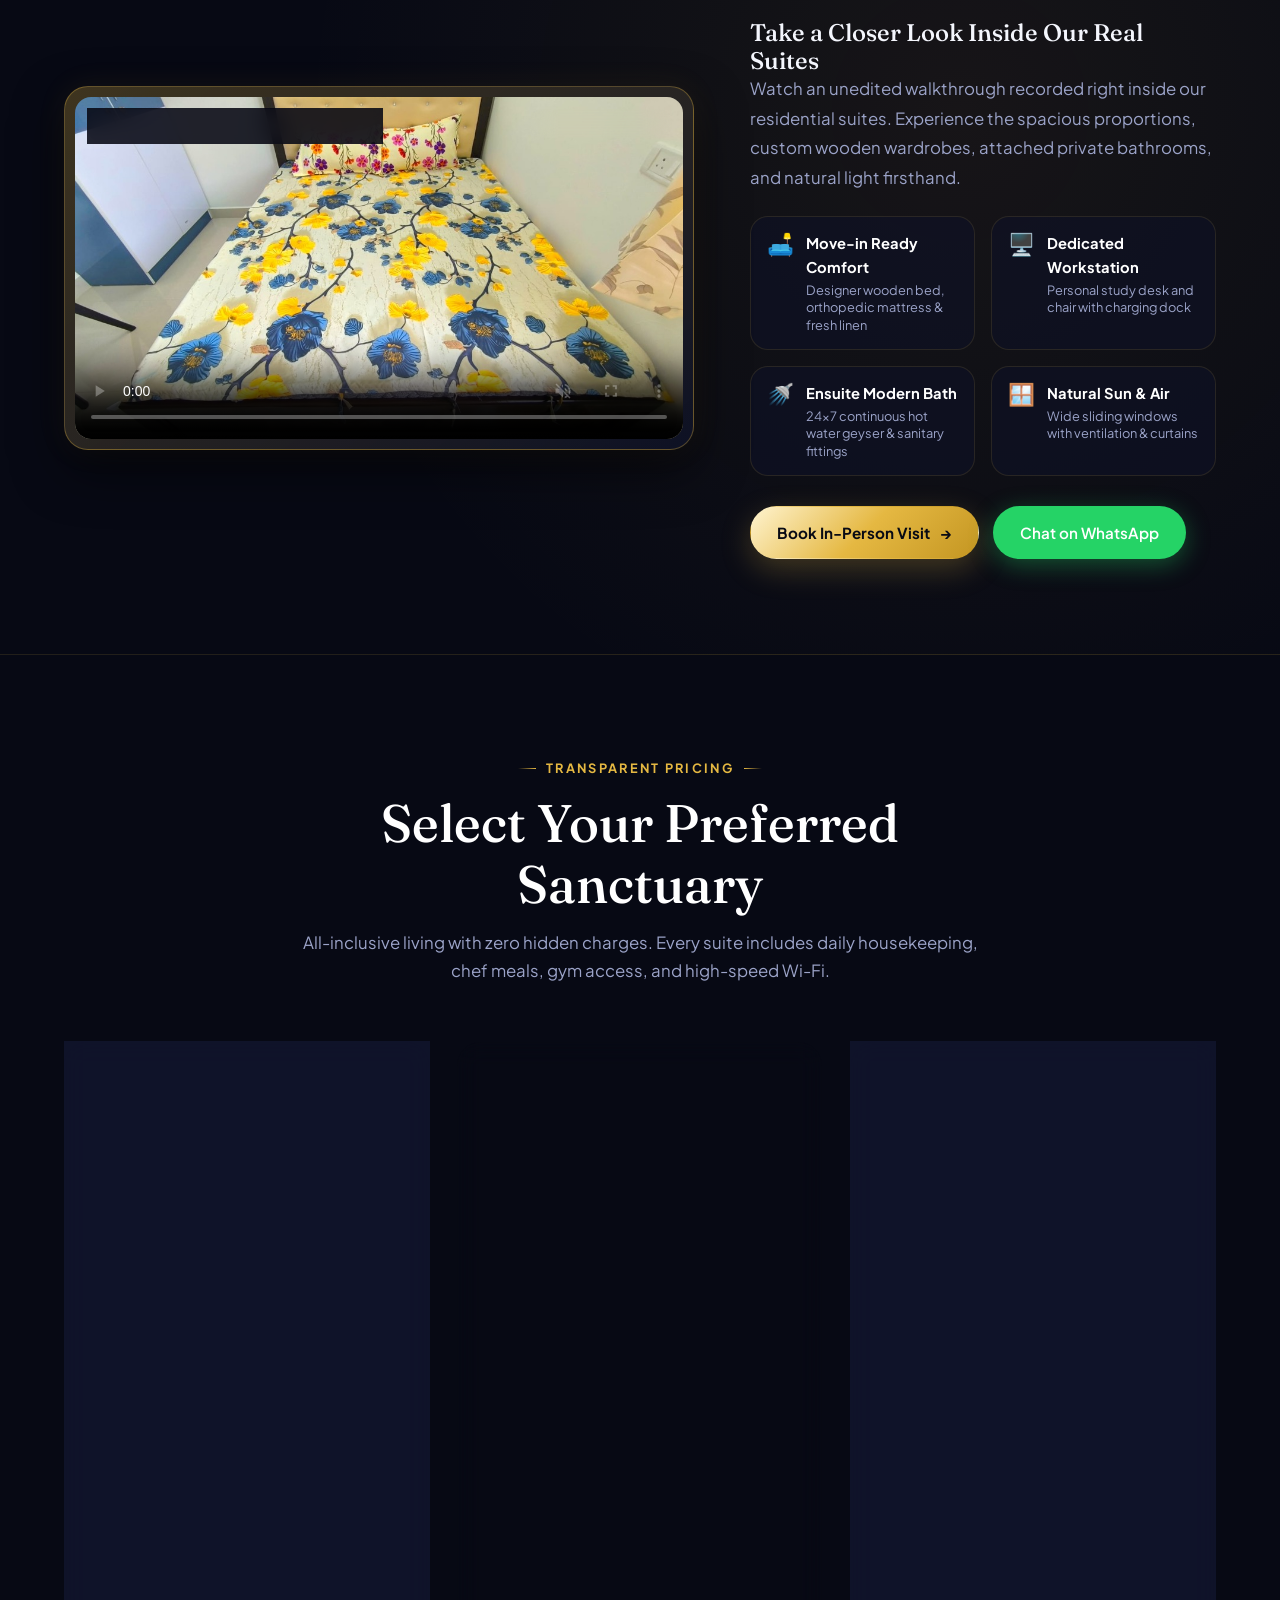
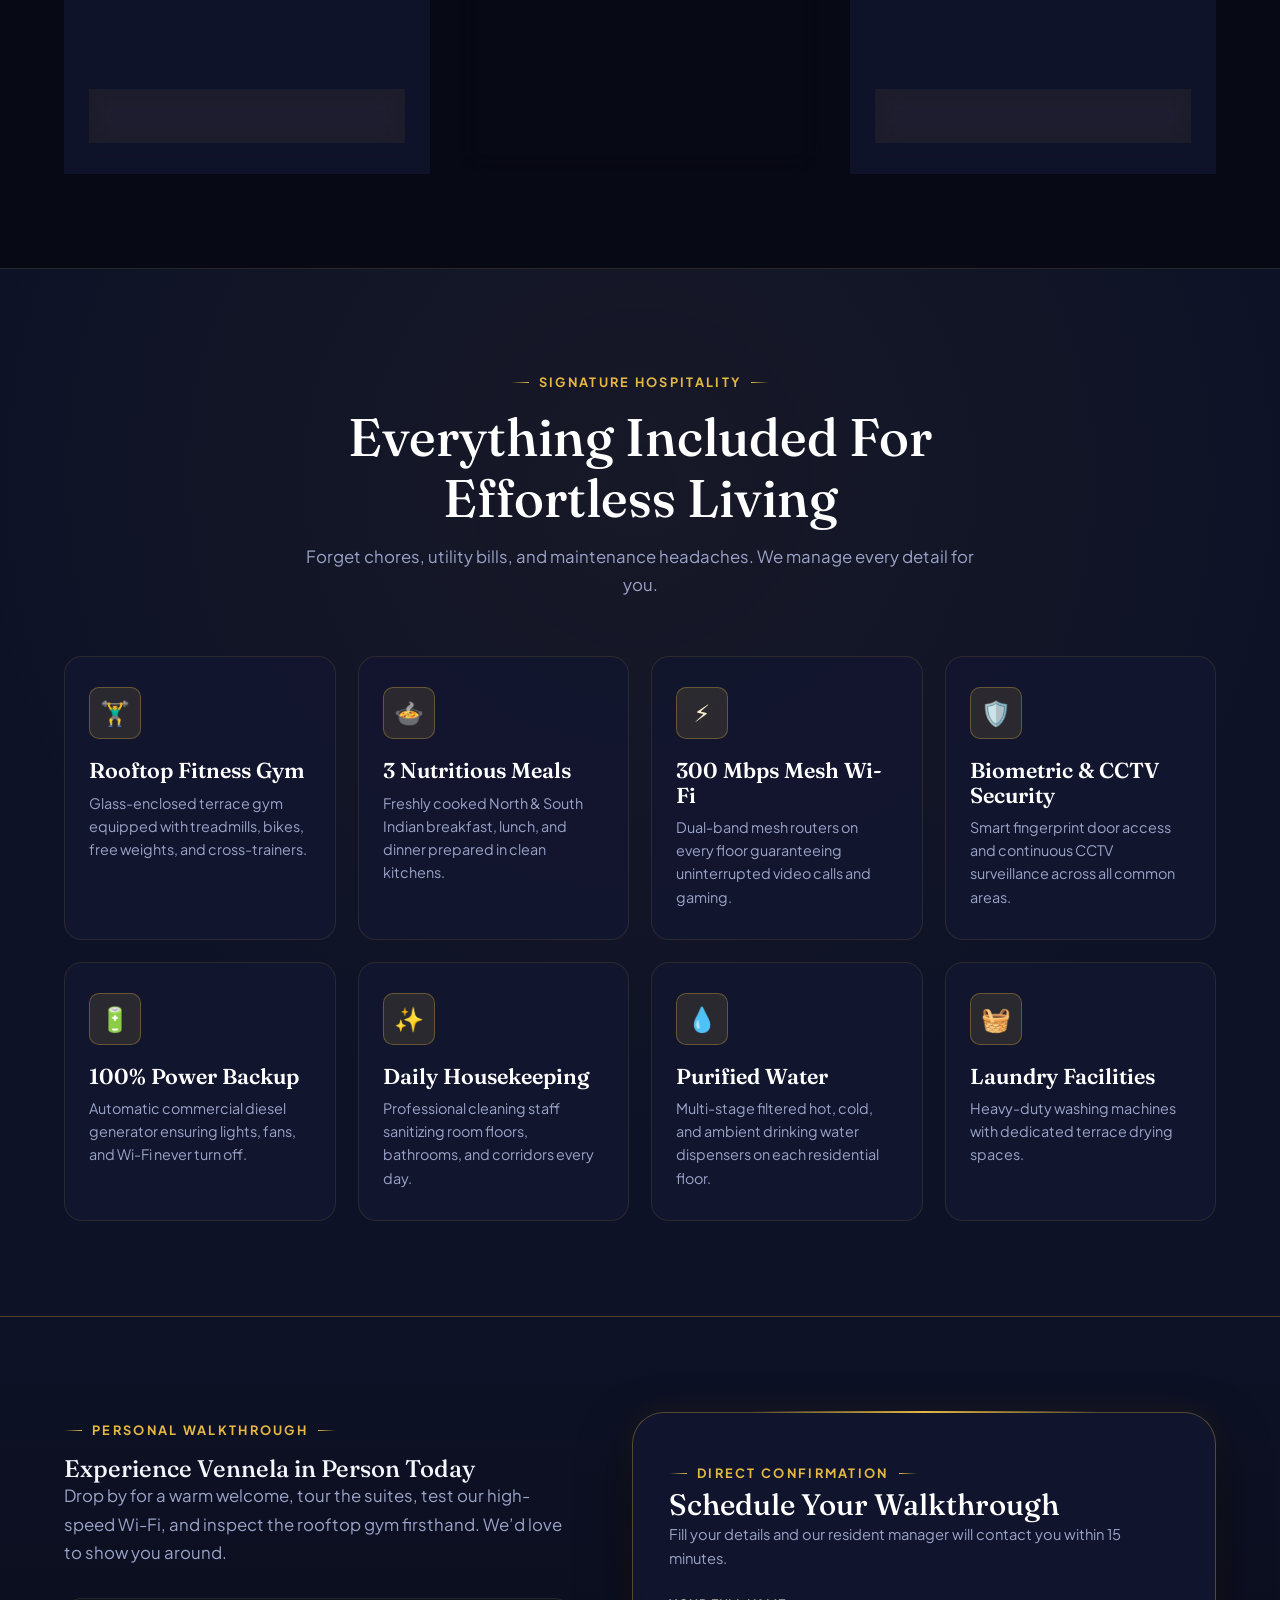
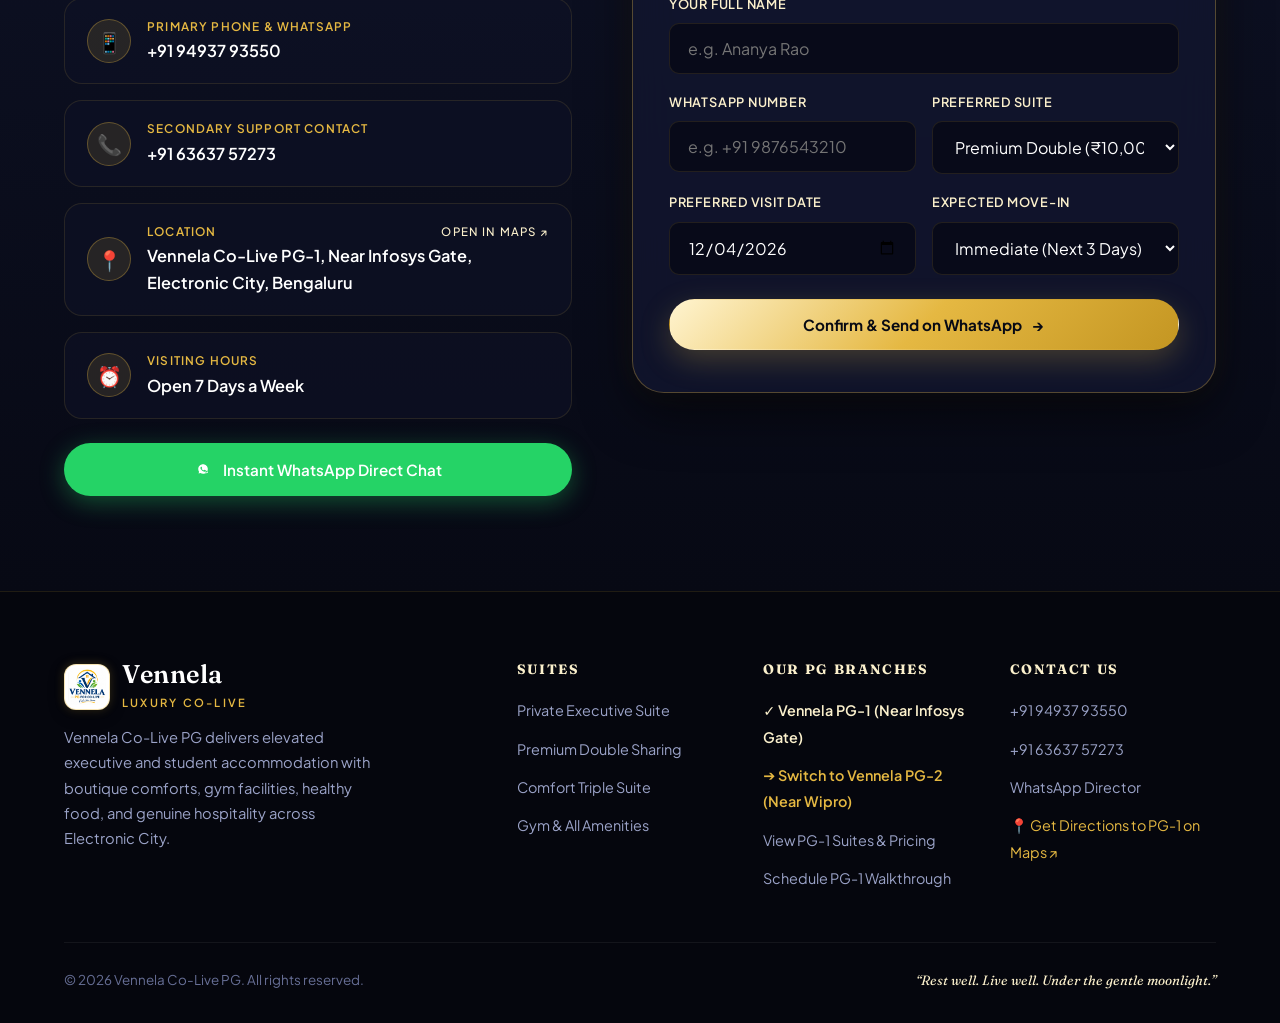
<file: pg1.html>
<!DOCTYPE html>
<html lang="en">
<head>
  <meta charset="utf-8">
  <meta name="viewport" content="width=device-width, initial-scale=1, viewport-fit=cover">
  <title>Vennela Co-Live PG - 1 | Near Infosys Gate, Electronic City Bangalore</title>
  <meta name="description" content="Welcome to Vennela Co-Live PG - 1 near Infosys Gate, Electronic City. Premium private & sharing suites with rooftop fitness gym, homestyle food, high-speed Wi-Fi, and 24/7 biometric security.">
  
  <!-- Favicon -->
  <link rel="icon" type="image/png" href="images/logo.png">
  <link rel="apple-touch-icon" href="images/logo.png">

  <!-- Premium Fonts -->
  <link rel="preconnect" href="https://fonts.googleapis.com">
  <link rel="preconnect" href="https://fonts.gstatic.com" crossorigin>
  <link href="https://fonts.googleapis.com/css2?family=Fraunces:ital,opsz,wght@0,9..144,300;0,9..144,500;0,9..144,600;0,9..144,700;1,9..144,400;1,9..144,600&family=Plus+Jakarta+Sans:wght@300;400;500;600;700&display=swap" rel="stylesheet">

  <style>
    /* ==========================================================================
       DESIGN SYSTEM & CSS TOKENS
       ========================================================================== */
    :root {
      --night-base: #070914;
      --night-surface: #0E1226;
      --night-card: rgba(18, 23, 48, 0.78);
      --night-card-hover: rgba(24, 31, 62, 0.92);
      
      --gold-primary: #E5B842;
      --gold-glow: rgba(229, 184, 66, 0.35);
      --gold-subtle: rgba(229, 184, 66, 0.12);
      --gold-light: #FBF0CC;
      --gold-gradient: linear-gradient(135deg, #FFF4D0 0%, #E5B842 50%, #C49622 100%);
      
      --text-main: #F4F6FD;
      --text-muted: #9BA3C8;
      --text-dim: #676F96;
      
      --border-subtle: rgba(229, 184, 66, 0.12);
      --border-bright: rgba(229, 184, 66, 0.32);
      --border-glass: rgba(255, 255, 255, 0.08);

      --font-serif: 'Fraunces', Georgia, serif;
      --font-sans: 'Plus Jakarta Sans', system-ui, -apple-system, sans-serif;
      
      --radius-sm: 10px;
      --radius-md: 18px;
      --radius-lg: 24px;
      --radius-xl: 32px;
      --radius-full: 9999px;
      
      --shadow-luxury: 0 20px 50px rgba(0, 0, 0, 0.55), 0 0 30px rgba(229, 184, 66, 0.08);
      --shadow-glow: 0 10px 30px rgba(229, 184, 66, 0.25);
      --transition-smooth: all 0.35s cubic-bezier(0.16, 1, 0.3, 1);
    }

    *, *::before, *::after {
      box-sizing: border-box;
      margin: 0;
      padding: 0;
    }

    html {
      scroll-behavior: smooth;
      scroll-padding-top: 80px;
      font-size: 16px;
    }

    body {
      background-color: var(--night-base);
      color: var(--text-main);
      font-family: var(--font-sans);
      line-height: 1.65;
      overflow-x: hidden;
      -webkit-font-smoothing: antialiased;
    }

    /* Ambient Moonlight Glow Background */
    body::before {
      content: "";
      position: fixed;
      inset: 0;
      background: 
        radial-gradient(circle at 18% 18%, rgba(229, 184, 66, 0.07) 0%, transparent 45%),
        radial-gradient(circle at 82% 60%, rgba(94, 106, 196, 0.12) 0%, transparent 55%),
        radial-gradient(circle at 45% 90%, rgba(229, 184, 66, 0.05) 0%, transparent 45%);
      pointer-events: none;
      z-index: -1;
    }

    .wrap {
      max-width: 1200px;
      margin: 0 auto;
      padding: 0 24px;
    }

    /* ==========================================================================
       TYPOGRAPHY & ACCENTS
       ========================================================================== */
    h1, h2, h3, h4 {
      font-family: var(--font-serif);
      font-weight: 500;
      line-height: 1.15;
    }

    .gold-gradient-text {
      background: var(--gold-gradient);
      -webkit-background-clip: text;
      -webkit-text-fill-color: transparent;
      background-clip: text;
    }

    .eyebrow {
      display: inline-flex;
      align-items: center;
      gap: 10px;
      font-size: 0.8rem;
      font-weight: 700;
      text-transform: uppercase;
      letter-spacing: 0.18em;
      color: var(--gold-primary);
      margin-bottom: 14px;
    }

    .eyebrow::before, .eyebrow::after {
      content: "";
      width: 18px;
      height: 1px;
      background: linear-gradient(90deg, transparent, var(--gold-primary));
    }
    .eyebrow::after {
      background: linear-gradient(90deg, var(--gold-primary), transparent);
    }

    /* ==========================================================================
       BUTTONS & CALLS TO ACTION
       ========================================================================== */
    .btn {
      display: inline-flex;
      align-items: center;
      justify-content: center;
      gap: 10px;
      font-family: var(--font-sans);
      font-weight: 600;
      font-size: 0.95rem;
      padding: 13px 26px;
      border-radius: var(--radius-full);
      text-decoration: none;
      cursor: pointer;
      transition: var(--transition-smooth);
      border: 1px solid transparent;
      touch-action: manipulation;
    }

    .btn-gold {
      background: var(--gold-gradient);
      color: #080A14;
      box-shadow: var(--shadow-glow);
      font-weight: 700;
    }

    .btn-gold:hover {
      transform: translateY(-2px) scale(1.02);
      box-shadow: 0 12px 35px rgba(229, 184, 66, 0.45);
      color: #000;
    }

    .btn-ghost {
      background: rgba(229, 184, 66, 0.06);
      border-color: var(--border-bright);
      color: var(--gold-light);
      -webkit-backdrop-filter: blur(10px);
      backdrop-filter: blur(10px);
    }

    .btn-ghost:hover {
      background: var(--gold-primary);
      color: #080A14;
      border-color: var(--gold-primary);
      transform: translateY(-2px);
      box-shadow: var(--shadow-glow);
    }

    .btn-whatsapp {
      background: #25D366;
      color: #FFFFFF;
      box-shadow: 0 6px 25px rgba(37, 211, 102, 0.35);
    }

    .btn-whatsapp:hover {
      background: #20BA5A;
      transform: translateY(-2px);
      box-shadow: 0 10px 30px rgba(37, 211, 102, 0.55);
      color: #FFFFFF;
    }

    /* ==========================================================================
       SITE HEADER GROUP & TOP LUXURY PROPERTY SWITCHER BAR
       ========================================================================== */
    .site-header-group { top: 0;
      position: fixed;
      top: 0;
      left: 0;
      right: 0;
      z-index: 1000;
      transition: var(--transition-smooth);
    }

    .property-switch-bar {
      background: rgba(9, 12, 28, 0.96);
      border-bottom: 1px solid var(--border-subtle);
      padding: 8px 0;
      -webkit-backdrop-filter: blur(14px);
      backdrop-filter: blur(14px);
      position: relative;
      z-index: 1001;
    }

    .property-switch-wrap {
      display: flex;
      justify-content: space-between;
      align-items: center;
      gap: 16px;
    }

    .property-switch-label {
      display: inline-flex;
      align-items: center;
      gap: 8px;
      font-size: 0.72rem;
      font-weight: 700;
      color: var(--gold-primary);
      text-transform: uppercase;
      letter-spacing: 0.14em;
    }

    .property-switch-pills {
      display: flex;
      gap: 10px;
      align-items: center;
    }

    .prop-pill {
      display: inline-flex;
      align-items: center;
      gap: 8px;
      padding: 6px 14px;
      border-radius: var(--radius-full);
      font-size: 0.78rem;
      font-weight: 600;
      text-decoration: none;
      transition: var(--transition-smooth);
      border: 1px solid var(--border-subtle);
      background: rgba(18, 23, 48, 0.65);
      color: var(--text-muted);
      touch-action: manipulation;
    }

    .prop-pill:hover {
      border-color: var(--gold-primary);
      color: #FFFFFF;
      background: rgba(229, 184, 66, 0.12);
      transform: translateY(-1px);
    }

    .prop-pill.active {
      background: linear-gradient(135deg, rgba(229, 184, 66, 0.25) 0%, rgba(229, 184, 66, 0.1) 100%);
      border-color: var(--gold-primary);
      color: #FFFFFF;
      box-shadow: 0 0 15px rgba(229, 184, 66, 0.25);
    }

    .prop-pill .prop-badge {
      font-size: 0.65rem;
      padding: 2px 7px;
      border-radius: var(--radius-full);
      text-transform: uppercase;
      letter-spacing: 0.04em;
      font-weight: 700;
    }

    .prop-pill.active .prop-badge {
      background: var(--gold-gradient);
      color: #070914;
    }

    .prop-pill:not(.active) .prop-badge {
      background: rgba(255, 255, 255, 0.08);
      color: var(--gold-light);
    }

    .btn-branch-switch {
      background: rgba(229, 184, 66, 0.1);
      border: 1px solid var(--gold-primary);
      color: var(--gold-light);
      padding: 8px 14px;
      font-size: 0.8rem;
      border-radius: var(--radius-full);
      text-decoration: none;
      font-weight: 600;
      transition: var(--transition-smooth);
      display: inline-flex;
      align-items: center;
      gap: 6px;
      touch-action: manipulation;
    }

    .btn-branch-switch:hover {
      background: var(--gold-primary);
      color: #080A14;
      transform: translateY(-2px);
      box-shadow: var(--shadow-glow);
    }

    /* Mobile Drawer Branch Box */
    .mobile-branch-box {
      width: 100%;
      background: rgba(14, 18, 38, 0.7);
      border: 1px solid var(--border-bright);
      border-radius: var(--radius-md);
      padding: 14px 16px;
      margin-bottom: 8px;
    }

    .mobile-branch-title {
      font-size: 0.72rem;
      font-weight: 700;
      color: var(--gold-primary);
      text-transform: uppercase;
      letter-spacing: 0.1em;
      margin-bottom: 10px;
    }

    .mobile-branch-grid {
      display: grid;
      grid-template-columns: 1fr 1fr;
      gap: 8px;
    }

    .mobile-branch-btn {
      display: flex;
      flex-direction: column;
      align-items: center;
      text-align: center;
      padding: 8px 10px;
      border-radius: var(--radius-sm);
      text-decoration: none;
      border: 1px solid var(--border-subtle);
      background: rgba(7, 9, 20, 0.7);
      color: var(--text-muted);
      font-size: 0.8rem;
      font-weight: 600;
    }

    .mobile-branch-btn.active {
      border-color: var(--gold-primary);
      background: rgba(229, 184, 66, 0.15);
      color: var(--gold-light);
      box-shadow: 0 0 10px rgba(229, 184, 66, 0.2);
    }

    .mobile-branch-btn small {
      font-size: 0.65rem;
      opacity: 0.8;
      font-weight: 400;
    }

    /* ==========================================================================
       HERO INTERACTIVE BRANCH SELECTOR CARDS
       ========================================================================== */
    .hero-branch-selector {
      background: rgba(14, 18, 38, 0.78);
      border: 1.5px solid var(--border-bright);
      border-radius: var(--radius-lg);
      padding: 22px 24px;
      margin-bottom: 32px;
      -webkit-backdrop-filter: blur(16px);
      backdrop-filter: blur(16px);
      box-shadow: var(--shadow-luxury);
    }

    .hero-branch-label {
      display: flex;
      justify-content: space-between;
      align-items: center;
      margin-bottom: 14px;
      font-size: 0.76rem;
      text-transform: uppercase;
      font-weight: 700;
      letter-spacing: 0.12em;
      color: var(--gold-light);
    }

    .hero-branch-grid {
      display: grid;
      grid-template-columns: 1fr 1fr;
      gap: 16px;
    }

    .branch-card {
      display: flex;
      flex-direction: column;
      padding: 18px 20px;
      border-radius: var(--radius-md);
      text-decoration: none;
      transition: var(--transition-smooth);
      border: 1px solid var(--border-subtle);
      background: rgba(7, 9, 20, 0.65);
      position: relative;
    }

    .branch-card:hover {
      border-color: var(--gold-primary);
      transform: translateY(-3px);
      box-shadow: 0 10px 25px rgba(0, 0, 0, 0.5), 0 0 20px rgba(229, 184, 66, 0.15);
      background: rgba(18, 23, 48, 0.85);
    }

    .branch-card.active {
      border: 1.5px solid var(--gold-primary);
      background: linear-gradient(145deg, rgba(229, 184, 66, 0.14) 0%, rgba(14, 18, 38, 0.95) 100%);
      box-shadow: 0 8px 30px rgba(229, 184, 66, 0.2);
    }

    .branch-card-tag {
      display: inline-flex;
      align-items: center;
      gap: 6px;
      font-size: 0.68rem;
      font-weight: 700;
      text-transform: uppercase;
      letter-spacing: 0.08em;
      margin-bottom: 8px;
      color: var(--gold-primary);
    }

    .branch-card.active .branch-card-tag {
      color: var(--gold-light);
    }

    .branch-card-title {
      font-family: var(--font-serif);
      font-size: 1.35rem;
      font-weight: 600;
      color: #FFFFFF;
      margin-bottom: 4px;
      line-height: 1.2;
    }

    .branch-card-loc {
      font-size: 0.82rem;
      color: var(--text-muted);
      line-height: 1.4;
      margin-bottom: 12px;
    }

    .branch-card-chips {
      display: flex;
      flex-wrap: wrap;
      gap: 6px;
      margin-bottom: 14px;
    }

    .branch-card-chips span {
      background: rgba(255, 255, 255, 0.06);
      border: 1px solid rgba(255, 255, 255, 0.08);
      font-size: 0.7rem;
      padding: 2px 8px;
      border-radius: var(--radius-sm);
      color: var(--text-muted);
    }

    .branch-card.active .branch-card-chips span {
      background: rgba(229, 184, 66, 0.1);
      border-color: rgba(229, 184, 66, 0.2);
      color: var(--gold-light);
    }

    .branch-card-action {
      margin-top: auto;
      font-size: 0.78rem;
      font-weight: 700;
      color: var(--gold-light);
      display: inline-flex;
      align-items: center;
      gap: 5px;
    }

    .branch-card.active .branch-card-action {
      color: var(--gold-primary);
    }

    /* ==========================================================================
       NAVIGATION BAR
       ========================================================================== */
    nav {
      background: rgba(7, 9, 20, 0.88);
      -webkit-backdrop-filter: blur(18px);
      backdrop-filter: blur(18px);
      border-bottom: 1px solid var(--border-subtle);
      transition: var(--transition-smooth);
    }

    .site-header-group.scrolled nav, nav.scrolled {
      background: rgba(7, 9, 20, 0.98);
      box-shadow: 0 10px 30px rgba(0, 0, 0, 0.6);
      border-bottom-color: var(--border-bright);
    }

    nav .wrap {
      display: flex;
      justify-content: space-between;
      align-items: center;
      height: 76px;
    }

    .logo {
      display: flex;
      align-items: center;
      gap: 12px;
      text-decoration: none;
    }

    .brand-logo-img {
      width: 46px;
      height: 46px;
      object-fit: contain;
      border-radius: 12px;
      background: #FFFFFF;
      padding: 3px;
      box-shadow: 0 4px 15px rgba(0, 0, 0, 0.4), 0 0 10px rgba(229, 184, 66, 0.25);
      border: 1px solid rgba(229, 184, 66, 0.4);
      flex-shrink: 0;
      transition: var(--transition-smooth);
    }

    .logo:hover .brand-logo-img {
      transform: scale(1.06);
      box-shadow: 0 6px 22px rgba(229, 184, 66, 0.45);
      border-color: var(--gold-primary);
    }

    .moon-crest {
      width: 40px;
      height: 40px;
      border-radius: 50%;
      background: radial-gradient(circle at 35% 30%, #FFF4D0 0%, var(--gold-primary) 65%, #906B07 100%);
      box-shadow: 0 0 20px var(--gold-glow);
      display: flex;
      align-items: center;
      justify-content: center;
      position: relative;
    }

    .moon-crest::after {
      content: "";
      position: absolute;
      width: 14px;
      height: 14px;
      background: #0B0E1E;
      border-radius: 50%;
      top: 4px;
      right: 4px;
      opacity: 0.75;
    }

    .brand-title {
      font-family: var(--font-serif);
      font-size: 1.6rem;
      font-weight: 600;
      color: #FFFFFF;
      line-height: 1;
      letter-spacing: 0.02em;
    }

    .brand-tag {
      font-size: 0.7rem;
      font-weight: 600;
      color: var(--gold-primary);
      letter-spacing: 0.2em;
      text-transform: uppercase;
      display: block;
      margin-top: 3px;
    }

    nav ul {
      display: flex;
      gap: 32px;
      list-style: none;
      align-items: center;
    }

    nav a {
      text-decoration: none;
      color: var(--text-muted);
      font-size: 0.94rem;
      font-weight: 500;
      transition: var(--transition-smooth);
      position: relative;
      padding: 6px 0;
    }

    nav a:hover, nav a.active {
      color: var(--gold-light);
    }

    nav a.nav-link-home {
      color: var(--gold-primary);
      font-weight: 600;
    }

    nav a::after {
      content: "";
      position: absolute;
      bottom: 0;
      left: 50%;
      transform: translateX(-50%);
      width: 0;
      height: 2px;
      background: var(--gold-primary);
      transition: width 0.3s ease;
      border-radius: 2px;
    }

    nav a:hover::after {
      width: 100%;
    }

    .nav-actions {
      display: flex;
      align-items: center;
      gap: 14px;
    }

    .mobile-menu-btn {
      display: none;
      background: transparent;
      border: 1px solid var(--border-bright);
      border-radius: 8px;
      color: var(--gold-primary);
      font-size: 1.4rem;
      padding: 6px 12px;
      cursor: pointer;
    }

    /* ==========================================================================
       HERO SECTION WITH REAL PROPERTY SHOWCASE
       ========================================================================== */
    .hero {
      position: relative;
      padding: 160px 0 100px;
      overflow: hidden;
      min-height: 92vh;
      display: flex;
      align-items: center;
    }

    .hero-glow-orb {
      position: absolute;
      width: 580px;
      height: 580px;
      border-radius: 50%;
      background: radial-gradient(circle, rgba(229, 184, 66, 0.16) 0%, transparent 70%);
      top: 15%;
      right: 5%;
      filter: blur(40px);
      pointer-events: none;
      animation: floatGlow 10s ease-in-out infinite alternate;
    }

    @keyframes floatGlow {
      0% { transform: translateY(0) scale(1); }
      100% { transform: translateY(-30px) scale(1.06); }
    }

    .hero-grid {
      display: grid;
      grid-template-columns: 1.1fr 0.9fr;
      gap: 56px;
      align-items: center;
      position: relative;
      z-index: 2;
    }

    .hero-badge {
      display: inline-flex;
      align-items: center;
      gap: 8px;
      background: rgba(229, 184, 66, 0.1);
      border: 1px solid var(--border-bright);
      padding: 6px 16px;
      border-radius: var(--radius-full);
      color: var(--gold-light);
      font-size: 0.82rem;
      font-weight: 600;
      letter-spacing: 0.06em;
      text-transform: uppercase;
      margin-bottom: 24px;
      -webkit-backdrop-filter: blur(8px);
      backdrop-filter: blur(8px);
    }

    .hero-badge .pulse-dot {
      width: 8px;
      height: 8px;
      border-radius: 50%;
      background: var(--gold-primary);
      box-shadow: 0 0 10px var(--gold-primary);
      animation: pulseDot 2s infinite;
    }

    @keyframes pulseDot {
      0%, 100% { opacity: 1; transform: scale(1); }
      50% { opacity: 0.5; transform: scale(1.3); }
    }

    .hero h1 {
      font-size: clamp(2.8rem, 6vw, 4.8rem);
      line-height: 1.08;
      color: #FFFFFF;
      margin-bottom: 22px;
      font-weight: 500;
    }

    .hero h1 span.subtext-line {
      display: block;
      font-size: clamp(1.6rem, 3.6vw, 2.7rem);
      font-style: italic;
      color: var(--text-muted);
      font-weight: 400;
      margin-top: 4px;
    }

    .hero p.lead {
      font-size: 1.12rem;
      color: var(--text-muted);
      max-width: 520px;
      margin-bottom: 34px;
      line-height: 1.75;
    }

    .hero-cta {
      display: flex;
      flex-wrap: wrap;
      gap: 16px;
      align-items: center;
      margin-bottom: 40px;
    }

    .hero-stats {
      display: grid;
      grid-template-columns: repeat(3, 1fr);
      gap: 20px;
      border-top: 1px solid var(--border-subtle);
      padding-top: 24px;
    }

    .stat-number {
      font-family: var(--font-serif);
      font-size: 2rem;
      font-weight: 600;
      color: var(--gold-light);
      line-height: 1;
    }

    .stat-label {
      font-size: 0.78rem;
      color: var(--text-dim);
      text-transform: uppercase;
      letter-spacing: 0.08em;
      margin-top: 4px;
    }

    /* Hero Image Stack */
    .hero-visual {
      position: relative;
    }

    .hero-card {
      position: relative;
      border-radius: var(--radius-lg);
      padding: 10px;
      background: linear-gradient(145deg, rgba(229, 184, 66, 0.25) 0%, rgba(14, 18, 38, 0.85) 100%);
      box-shadow: var(--shadow-luxury);
      border: 1.5px solid var(--border-bright);
    }

    .hero-photo-wrap {
      border-radius: calc(var(--radius-lg) - 8px);
      overflow: hidden;
      aspect-ratio: 4 / 3.3;
      background: #101327;
      position: relative;
    }

    .hero-photo-wrap img {
      width: 100%;
      height: 100%;
      object-fit: cover;
      object-position: center top;
      display: block;
      transition: transform 0.8s ease;
    }

    .hero-card:hover .hero-photo-wrap img {
      transform: scale(1.05);
    }

    .photo-overlay {
      position: absolute;
      inset: 0;
      background: linear-gradient(to top, rgba(7, 9, 20, 0.88) 0%, rgba(7, 9, 20, 0.1) 60%, transparent 100%);
      display: flex;
      flex-direction: column;
      justify-content: flex-end;
      padding: 22px;
    }

    .photo-badge {
      align-self: flex-start;
      background: var(--gold-primary);
      color: #080A14;
      font-size: 0.75rem;
      font-weight: 700;
      text-transform: uppercase;
      letter-spacing: 0.08em;
      padding: 4px 12px;
      border-radius: var(--radius-full);
      margin-bottom: 6px;
    }

    .photo-caption {
      font-family: var(--font-serif);
      font-size: 1.4rem;
      color: #FFFFFF;
      font-weight: 600;
    }

    .floating-amenity-badge {
      position: absolute;
      bottom: -20px;
      left: -20px;
      background: rgba(14, 18, 38, 0.94);
      border: 1px solid var(--border-bright);
      -webkit-backdrop-filter: blur(16px);
      backdrop-filter: blur(16px);
      padding: 12px 18px;
      border-radius: var(--radius-md);
      box-shadow: 0 15px 35px rgba(0, 0, 0, 0.6);
      display: flex;
      align-items: center;
      gap: 12px;
      z-index: 3;
    }

    .floating-icon {
      width: 40px;
      height: 40px;
      border-radius: 50%;
      background: var(--gold-subtle);
      border: 1px solid var(--border-bright);
      color: var(--gold-light);
      display: flex;
      align-items: center;
      justify-content: center;
      font-size: 1.2rem;
    }

    .floating-text strong {
      display: block;
      color: #FFFFFF;
      font-size: 0.9rem;
      line-height: 1.2;
    }

    .floating-text span {
      font-size: 0.76rem;
      color: var(--gold-primary);
    }

    /* ==========================================================================
       SECTION COMMON STYLES
       ========================================================================== */
    section {
      padding: 95px 0;
      position: relative;
    }

    .section-head {
      text-align: center;
      max-width: 680px;
      margin: 0 auto 56px;
    }

    .section-head h2 {
      font-size: clamp(2.2rem, 4.4vw, 3.3rem);
      color: #FFFFFF;
      margin-bottom: 14px;
    }

    .section-head p {
      color: var(--text-muted);
      font-size: 1.05rem;
      line-height: 1.7;
    }

    /* ==========================================================================
       REAL PROPERTY GALLERY SHOWCASE
       ========================================================================== */
    .gallery-section {
      background: linear-gradient(180deg, var(--night-base) 0%, var(--night-surface) 100%);
      border-top: 1px solid var(--border-subtle);
      border-bottom: 1px solid var(--border-subtle);
    }

    .gallery-grid {
      display: grid;
      grid-template-columns: repeat(12, 1fr);
      gap: 20px;
    }

    .gallery-item {
      position: relative;
      border-radius: var(--radius-md);
      overflow: hidden;
      border: 1px solid var(--border-subtle);
      background: #11152B;
      box-shadow: var(--shadow-luxury);
      transition: var(--transition-smooth);
    }

    .gallery-item:hover {
      border-color: var(--gold-primary);
      transform: translateY(-5px);
      box-shadow: 0 16px 40px rgba(0, 0, 0, 0.6), 0 0 25px rgba(229, 184, 66, 0.15);
    }

    .gallery-item img {
      width: 100%;
      height: 100%;
      object-fit: cover;
      display: block;
      transition: transform 0.7s ease;
    }

    .gallery-item:hover img {
      transform: scale(1.06);
    }

    .gallery-item.col-12 {
      grid-column: span 12;
      height: 420px;
    }

    .gallery-item.col-6 {
      grid-column: span 6;
      height: 340px;
    }

    .gallery-item.col-4 {
      grid-column: span 4;
      height: 300px;
    }

    .gallery-caption {
      position: absolute;
      inset: 0;
      background: linear-gradient(to top, rgba(7, 9, 20, 0.9) 0%, rgba(7, 9, 20, 0.2) 60%, transparent 100%);
      display: flex;
      flex-direction: column;
      justify-content: flex-end;
      padding: 20px;
    }

    .gallery-tag {
      font-size: 0.72rem;
      text-transform: uppercase;
      font-weight: 700;
      letter-spacing: 0.1em;
      color: var(--gold-primary);
      margin-bottom: 4px;
    }

    .gallery-title {
      font-family: var(--font-serif);
      font-size: 1.35rem;
      color: #FFFFFF;
      font-weight: 600;
    }

    /* ==========================================================================
       VIRTUAL VIDEO TOUR SECTION
       ========================================================================== */
    .video-tour-section {
      background: radial-gradient(circle at 75% 30%, rgba(229, 184, 66, 0.07) 0%, transparent 60%), var(--night-base);
      border-bottom: 1px solid var(--border-subtle);
    }

    .video-tour-wrapper {
      display: grid;
      grid-template-columns: 1.15fr 0.85fr;
      gap: 56px;
      align-items: center;
    }

    .video-player-container {
      position: relative;
    }

    .video-card-stack {
      position: relative;
      border-radius: var(--radius-lg);
      padding: 10px;
      background: linear-gradient(145deg, rgba(229, 184, 66, 0.25) 0%, rgba(14, 18, 38, 0.9) 100%);
      box-shadow: var(--shadow-luxury);
      border: 1.5px solid var(--border-bright);
    }

    .video-badge-top {
      position: absolute;
      top: 22px;
      left: 22px;
      z-index: 4;
      background: rgba(7, 9, 20, 0.88);
      -webkit-backdrop-filter: blur(10px);
      backdrop-filter: blur(10px);
      border: 1px solid var(--border-bright);
      color: var(--gold-light);
      padding: 6px 14px;
      border-radius: var(--radius-full);
      font-size: 0.78rem;
      font-weight: 700;
      letter-spacing: 0.06em;
      text-transform: uppercase;
      display: inline-flex;
      align-items: center;
      gap: 8px;
      pointer-events: none;
    }

    .video-sound-toggle {
      position: absolute;
      top: 22px;
      right: 22px;
      z-index: 6;
      background: rgba(7, 9, 20, 0.9);
      -webkit-backdrop-filter: blur(12px);
      backdrop-filter: blur(12px);
      border: 1px solid var(--border-bright);
      color: var(--gold-light);
      padding: 6px 14px;
      border-radius: var(--radius-full);
      font-size: 0.78rem;
      font-weight: 700;
      letter-spacing: 0.04em;
      cursor: pointer;
      display: inline-flex;
      align-items: center;
      gap: 6px;
      box-shadow: 0 4px 15px rgba(0, 0, 0, 0.5);
      transition: var(--transition-smooth);
      touch-action: manipulation;
    }

    .video-sound-toggle:hover {
      background: var(--gold-primary);
      color: #070914;
      border-color: var(--gold-primary);
      transform: scale(1.05);
    }

    .video-sound-toggle.unmuted {
      background: rgba(37, 211, 102, 0.92);
      border-color: #25D366;
      color: #FFFFFF;
      box-shadow: 0 4px 20px rgba(37, 211, 102, 0.45);
    }

    .video-wrap {
      border-radius: calc(var(--radius-lg) - 8px);
      overflow: hidden;
      background: #000;
      aspect-ratio: 16 / 9;
      max-height: 480px;
      display: flex;
      justify-content: center;
      align-items: center;
    }

    .video-wrap video {
      width: 100%;
      height: 100%;
      object-fit: cover;
      display: block;
      outline: none;
    }

    .video-perks-grid {
      display: grid;
      grid-template-columns: 1fr 1fr;
      gap: 16px;
      margin-top: 24px;
    }

    .video-perk-item {
      display: flex;
      align-items: flex-start;
      gap: 12px;
      background: rgba(14, 18, 38, 0.65);
      border: 1px solid var(--border-subtle);
      padding: 14px 16px;
      border-radius: var(--radius-md);
      transition: var(--transition-smooth);
    }

    .video-perk-item:hover {
      border-color: var(--gold-primary);
      transform: translateY(-2px);
      background: var(--gold-subtle);
    }

    .video-perk-icon {
      font-size: 1.35rem;
      line-height: 1;
      flex-shrink: 0;
      margin-top: 2px;
    }

    .video-perk-item strong {
      display: block;
      font-size: 0.92rem;
      color: #FFFFFF;
      margin-bottom: 2px;
    }

    .video-perk-item span {
      font-size: 0.8rem;
      color: var(--text-muted);
      line-height: 1.4;
      display: block;
    }

    /* ==========================================================================
       ROOMS & PRICING WITH REAL SUITE PHOTOS
       ========================================================================== */
    .rooms-grid {
      display: grid;
      grid-template-columns: repeat(3, 1fr);
      gap: 28px;
      align-items: stretch;
    }

    .room-card {
      background: var(--night-card);
      border: 1px solid var(--border-subtle);
      border-radius: var(--radius-lg);
      overflow: hidden;
      display: flex;
      flex-direction: column;
      transition: var(--transition-smooth);
      position: relative;
      -webkit-backdrop-filter: blur(12px);
      backdrop-filter: blur(12px);
    }

    .room-card:hover {
      transform: translateY(-8px);
      border-color: var(--border-bright);
      box-shadow: var(--shadow-luxury);
    }

    .room-card.highlight {
      border: 1.5px solid var(--gold-primary);
      background: linear-gradient(180deg, rgba(229, 184, 66, 0.08) 0%, rgba(18, 23, 48, 0.95) 40%);
      box-shadow: 0 16px 45px rgba(0, 0, 0, 0.6), 0 0 35px rgba(229, 184, 66, 0.16);
    }

    .room-badge-top {
      position: absolute;
      top: 16px;
      right: 16px;
      z-index: 4;
      background: var(--gold-gradient);
      color: #080A14;
      font-size: 0.72rem;
      font-weight: 700;
      text-transform: uppercase;
      letter-spacing: 0.1em;
      padding: 5px 14px;
      border-radius: var(--radius-full);
      box-shadow: 0 4px 15px rgba(0, 0, 0, 0.4);
    }

    .room-img-box {
      position: relative;
      aspect-ratio: 16 / 10;
      overflow: hidden;
      background: #111529;
    }

    .room-img-box img {
      width: 100%;
      height: 100%;
      object-fit: cover;
      display: block;
      transition: transform 0.7s ease;
    }

    .room-card:hover .room-img-box img {
      transform: scale(1.08);
    }

    .room-img-gradient {
      position: absolute;
      inset: 0;
      background: linear-gradient(to top, rgba(14, 18, 38, 0.95) 0%, rgba(14, 18, 38, 0.2) 60%, transparent 100%);
    }

    .room-content {
      padding: 28px 24px 30px;
      display: flex;
      flex-direction: column;
      flex-grow: 1;
    }

    .room-content h3 {
      font-size: 1.75rem;
      color: #FFFFFF;
      margin-bottom: 6px;
    }

    .room-sub {
      font-size: 0.88rem;
      color: var(--text-muted);
      margin-bottom: 18px;
    }

    .room-price {
      font-family: var(--font-serif);
      font-size: 2.6rem;
      font-weight: 600;
      color: var(--gold-light);
      line-height: 1;
      padding-bottom: 18px;
      margin-bottom: 18px;
      border-bottom: 1px solid var(--border-subtle);
      display: flex;
      align-items: baseline;
      gap: 6px;
    }

    .room-price small {
      font-family: var(--font-sans);
      font-size: 0.85rem;
      color: var(--text-dim);
      font-weight: 400;
    }

    .room-perks {
      list-style: none;
      display: flex;
      flex-direction: column;
      gap: 12px;
      margin-bottom: 26px;
      flex-grow: 1;
    }

    .room-perks li {
      display: flex;
      align-items: flex-start;
      gap: 10px;
      font-size: 0.92rem;
      color: var(--text-muted);
    }

    .room-perks li svg {
      width: 18px;
      height: 18px;
      color: var(--gold-primary);
      flex-shrink: 0;
      margin-top: 3px;
    }

    /* ==========================================================================
       AMENITIES (SIGNATURE COMFORTS)
       ========================================================================== */
    .amenities-section {
      background: radial-gradient(circle at 50% 20%, rgba(229, 184, 66, 0.04) 0%, transparent 65%), var(--night-surface);
      border-top: 1px solid var(--border-subtle);
    }

    .amenities-grid {
      display: grid;
      grid-template-columns: repeat(4, 1fr);
      gap: 22px;
    }

    .amenity-card {
      background: var(--night-card);
      border: 1px solid var(--border-subtle);
      border-radius: var(--radius-md);
      padding: 30px 24px;
      transition: var(--transition-smooth);
      position: relative;
    }

    .amenity-card:hover {
      border-color: var(--gold-primary);
      transform: translateY(-5px);
      box-shadow: var(--shadow-luxury);
      background: var(--night-card-hover);
    }

    .amenity-icon {
      width: 52px;
      height: 52px;
      border-radius: var(--radius-sm);
      background: var(--gold-subtle);
      border: 1px solid var(--border-bright);
      color: var(--gold-light);
      display: flex;
      align-items: center;
      justify-content: center;
      font-size: 1.5rem;
      margin-bottom: 20px;
      transition: var(--transition-smooth);
    }

    .amenity-card:hover .amenity-icon {
      transform: scale(1.1);
      box-shadow: 0 0 20px var(--gold-glow);
    }

    .amenity-card h4 {
      font-size: 1.35rem;
      color: #FFFFFF;
      margin-bottom: 8px;
      font-weight: 600;
    }

    .amenity-card p {
      font-size: 0.9rem;
      color: var(--text-muted);
      line-height: 1.6;
    }

    /* ==========================================================================
       A DAY AT VENNELA (TIMELINE)
       ========================================================================== */
    .day-card {
      background: linear-gradient(145deg, rgba(18, 23, 48, 0.85) 0%, rgba(10, 13, 28, 0.95) 100%);
      border: 1px solid var(--border-bright);
      border-radius: var(--radius-xl);
      padding: 56px 44px;
      box-shadow: var(--shadow-luxury);
    }

    .timeline-grid {
      display: grid;
      grid-template-columns: repeat(4, 1fr);
      gap: 30px;
      position: relative;
    }

    .timeline-grid::before {
      content: "";
      position: absolute;
      top: 30px;
      left: 10%;
      right: 10%;
      height: 1px;
      background: linear-gradient(90deg, transparent, var(--gold-primary), var(--gold-light), var(--gold-primary), transparent);
    }

    .timeline-node {
      position: relative;
      text-align: center;
      z-index: 2;
    }

    .timeline-badge {
      width: 60px;
      height: 60px;
      margin: 0 auto 20px;
      border-radius: 50%;
      background: var(--night-surface);
      border: 2px solid var(--gold-primary);
      display: flex;
      align-items: center;
      justify-content: center;
      font-size: 1.4rem;
      box-shadow: 0 0 20px var(--gold-glow);
      transition: var(--transition-smooth);
    }

    .timeline-node:hover .timeline-badge {
      transform: scale(1.15);
      background: var(--gold-primary);
      color: #070914;
    }

    .timeline-time {
      font-size: 0.78rem;
      font-weight: 700;
      color: var(--gold-primary);
      text-transform: uppercase;
      letter-spacing: 0.12em;
      margin-bottom: 6px;
    }

    .timeline-node h4 {
      font-size: 1.35rem;
      color: #FFFFFF;
      margin-bottom: 8px;
    }

    .timeline-node p {
      font-size: 0.88rem;
      color: var(--text-muted);
      line-height: 1.6;
    }

    /* ==========================================================================
       VISIT & INSTANT BOOKING FORM
       ========================================================================== */
    .visit-section {
      background: linear-gradient(180deg, var(--night-surface) 0%, var(--night-base) 100%);
      border-top: 1px solid var(--border-bright);
    }

    .visit-grid {
      display: grid;
      grid-template-columns: 1fr 1.15fr;
      gap: 60px;
      align-items: start;
    }

    .contact-card {
      display: flex;
      align-items: center;
      gap: 16px;
      background: rgba(14, 18, 38, 0.65);
      border: 1px solid var(--border-subtle);
      padding: 18px 22px;
      border-radius: var(--radius-md);
      margin-bottom: 16px;
      transition: var(--transition-smooth);
    }

    .contact-card:hover {
      border-color: var(--gold-primary);
      transform: translateX(4px);
      background: var(--gold-subtle);
    }

    .contact-icon {
      width: 44px;
      height: 44px;
      border-radius: 50%;
      background: var(--gold-subtle);
      border: 1px solid var(--border-bright);
      color: var(--gold-light);
      display: flex;
      align-items: center;
      justify-content: center;
      font-size: 1.25rem;
      flex-shrink: 0;
    }

    .contact-info .label {
      font-size: 0.74rem;
      text-transform: uppercase;
      letter-spacing: 0.1em;
      color: var(--gold-primary);
      font-weight: 600;
      margin-bottom: 2px;
    }

    .contact-info .val {
      font-size: 1.02rem;
      color: #FFFFFF;
      font-weight: 600;
    }

    .booking-card {
      background: var(--night-card);
      border: 1.5px solid var(--border-bright);
      border-radius: var(--radius-xl);
      padding: 42px 36px;
      box-shadow: var(--shadow-luxury);
      -webkit-backdrop-filter: blur(20px);
      backdrop-filter: blur(20px);
      position: relative;
    }

    .booking-card::before {
      content: "";
      position: absolute;
      top: -2px;
      left: 20%;
      right: 20%;
      height: 2px;
      background: linear-gradient(90deg, transparent, var(--gold-primary), transparent);
    }

    .form-group {
      display: flex;
      flex-direction: column;
      gap: 8px;
      margin-bottom: 18px;
    }

    .form-group label {
      font-size: 0.8rem;
      font-weight: 600;
      color: var(--gold-light);
      letter-spacing: 0.06em;
      text-transform: uppercase;
    }

    .form-row {
      display: grid;
      grid-template-columns: 1fr 1fr;
      gap: 16px;
    }

    .form-control {
      background: rgba(7, 9, 20, 0.75);
      border: 1px solid var(--border-subtle);
      border-radius: var(--radius-sm);
      padding: 14px 18px;
      font-family: var(--font-sans);
      font-size: 16px; /* Guaranteed no auto-zoom on iOS */
      color: #FFFFFF;
      transition: var(--transition-smooth);
      outline: none;
      width: 100%;
    }

    .form-control:focus {
      border-color: var(--gold-primary);
      box-shadow: 0 0 15px var(--gold-glow);
    }

    /* ==========================================================================
       FOOTER
       ========================================================================== */
    footer {
      background: #05060D;
      border-top: 1px solid var(--border-subtle);
      padding: 70px 0 32px;
      color: var(--text-muted);
    }

    .footer-grid {
      display: grid;
      grid-template-columns: 2fr 1fr 1fr 1fr;
      gap: 40px;
      margin-bottom: 50px;
    }

    .footer-brand p {
      margin-top: 14px;
      max-width: 320px;
      font-size: 0.92rem;
      line-height: 1.7;
    }

    .footer-col h4 {
      font-size: 0.85rem;
      font-weight: 700;
      letter-spacing: 0.12em;
      text-transform: uppercase;
      color: var(--gold-light);
      margin-bottom: 20px;
    }

    .footer-links {
      list-style: none;
      display: flex;
      flex-direction: column;
      gap: 12px;
    }

    .footer-links a {
      color: var(--text-muted);
      text-decoration: none;
      font-size: 0.9rem;
      transition: var(--transition-smooth);
    }

    .footer-links a:hover {
      color: var(--gold-primary);
      transform: translateX(3px);
    }

    .footer-bottom {
      border-top: 1px solid rgba(255, 255, 255, 0.06);
      padding-top: 26px;
      display: flex;
      justify-content: space-between;
      align-items: center;
      font-size: 0.84rem;
      color: var(--text-dim);
    }

    /* Floating WhatsApp Button */
    .floating-whatsapp {
      position: fixed;
      bottom: max(20px, calc(16px + env(safe-area-inset-bottom, 0px)));
      right: max(20px, calc(16px + env(safe-area-inset-right, 0px)));
      z-index: 999;
      background: #25D366;
      color: #FFFFFF;
      width: 58px;
      height: 58px;
      border-radius: 50%;
      display: flex;
      align-items: center;
      justify-content: center;
      box-shadow: 0 10px 30px rgba(37, 211, 102, 0.45);
      transition: var(--transition-smooth);
      text-decoration: none;
      touch-action: manipulation;
    }

    .floating-whatsapp:hover {
      transform: scale(1.1) rotate(6deg);
      box-shadow: 0 14px 40px rgba(37, 211, 102, 0.7);
    }

    .floating-whatsapp svg {
      width: 32px;
      height: 32px;
      fill: currentColor;
    }

    /* ==========================================================================
       RESPONSIVE DESIGN (ALL DEVICES: LAPTOPS, IPADS, TABLETS, PHONES, FOLDABLES)
       ========================================================================== */

    /* Touch screen & iOS Optimization */
    html, body {
      max-width: 100vw;
      overflow-x: hidden;
      position: relative;
    }

    * {
      -webkit-tap-highlight-color: transparent;
    }

    img, video {
      max-width: 100%;
      height: auto;
    }

    /* Laptops & Desktops (1025px - 1280px) */
    @media (max-width: 1200px) {
      nav ul {
        gap: clamp(14px, 1.8vw, 28px);
      }
      .nav-actions {
        gap: 10px;
      }
      .hero-grid {
        gap: 36px;
      }
      .rooms-grid {
        gap: 20px;
      }
    }

    /* Tablets, iPads (Portrait & Landscape), and Small Laptops (<= 1024px) */
    @media (max-width: 1024px) {
      .mobile-menu-btn {
        display: flex;
        align-items: center;
        justify-content: center;
        min-width: 44px;
        min-height: 44px;
      }
      .nav-actions .btn-ghost {
        display: none;
      }
      nav ul {
        display: flex;
        flex-direction: column;
        position: fixed;
        top: 76px;
        left: 0;
        right: 0;
        background: rgba(7, 9, 20, 0.98);
        -webkit-backdrop-filter: blur(24px);
        backdrop-filter: blur(24px);
        border-bottom: 1px solid var(--border-bright);
        box-shadow: 0 24px 50px rgba(0, 0, 0, 0.85);
        padding: 24px 28px calc(30px + env(safe-area-inset-bottom, 0px));
        gap: 16px;
        align-items: flex-start;
        transform: translateY(-110%);
        opacity: 0;
        pointer-events: none;
        transition: transform 0.35s cubic-bezier(0.16, 1, 0.3, 1), opacity 0.25s ease;
        max-height: calc(100vh - 76px);
        max-height: calc(100dvh - 76px);
        overflow-y: auto;
        -webkit-overflow-scrolling: touch;
      }
      nav.nav-open ul {
        transform: translateY(0);
        opacity: 1;
        pointer-events: auto;
      }
      nav ul li {
        width: 100%;
        border-bottom: 1px solid rgba(255, 255, 255, 0.06);
        padding-bottom: 12px;
      }
      nav ul li:last-child {
        border-bottom: none;
        padding-bottom: 0;
      }
      nav ul li a {
        display: block;
        font-size: 1.1rem;
        padding: 6px 0;
      }
      nav ul li a::after {
        display: none;
      }
      .hero-grid, .visit-grid {
        grid-template-columns: 1fr;
        gap: 48px;
      }
      .hero-visual {
        max-width: 650px;
        margin: 0 auto;
        width: 100%;
      }
      /* 2-column balanced grid on iPads & Tablets */
      .rooms-grid {
        grid-template-columns: repeat(2, 1fr);
        gap: 24px;
      }
      .amenities-grid {
        grid-template-columns: repeat(2, 1fr);
        gap: 20px;
      }
      .timeline-grid {
        grid-template-columns: repeat(2, 1fr);
        gap: 32px;
      }
      .timeline-grid::before {
        display: none;
      }
      .footer-grid {
        grid-template-columns: 1fr 1fr;
        gap: 36px;
      }
      .gallery-item.col-12 {
        grid-column: span 12;
        height: 360px;
      }
      .gallery-item.col-6, .gallery-item.col-4 {
        grid-column: span 6;
        height: 320px;
      }
      .video-tour-wrapper {
        grid-template-columns: 1fr;
        gap: 36px;
      }
      .video-perks-grid {
        grid-template-columns: repeat(2, 1fr);
      }
      .hero {
        padding: 150px 0 60px;
      }
    }

    /* Small Tablets & Large Mobiles (<= 768px) */
    @media (max-width: 768px) {
      section {
        padding: 68px 0;
      }
      .hero {
        padding: 140px 0 54px;
        min-height: auto;
      }
      .hero-branch-grid {
        grid-template-columns: 1fr;
        gap: 12px;
      }
      .hero-branch-selector {
        padding: 16px;
        margin-bottom: 24px;
      }
      .hero-stats {
        grid-template-columns: repeat(3, 1fr);
        gap: 12px;
        text-align: center;
      }
      .stat-card, .hero-stats > div {
        padding: 14px 8px;
        background: rgba(14, 18, 38, 0.45);
        border-radius: var(--radius-sm);
        border: 1px solid var(--border-subtle);
      }
      .stat-number {
        font-size: 1.55rem;
      }
      .floating-amenity-badge {
        position: static;
        margin-top: 16px;
        width: 100%;
        justify-content: center;
      }
      .gallery-item.col-12, .gallery-item.col-6, .gallery-item.col-4 {
        grid-column: span 12;
        height: 280px;
      }
      .footer-bottom {
        flex-direction: column;
        gap: 12px;
        text-align: center;
      }
    }

    /* Standard Mobile Phones (<= 640px) */
    @media (max-width: 640px) {
      .property-switch-label {
        display: none;
      }
      .property-switch-wrap {
        justify-content: center;
      }
      .property-switch-pills {
        width: 100%;
        justify-content: center;
        gap: 6px;
      }
      .prop-pill {
        flex: 1;
        justify-content: center;
        padding: 5px 8px;
        font-size: 0.72rem;
      }
      .rooms-grid {
        grid-template-columns: 1fr;
      }
      .amenities-grid {
        grid-template-columns: 1fr;
      }
      .timeline-grid {
        grid-template-columns: 1fr;
        gap: 22px;
      }
      .day-card {
        padding: 30px 18px;
      }
      .form-row {
        grid-template-columns: 1fr;
        gap: 14px;
      }
      .video-perks-grid {
        grid-template-columns: 1fr;
        gap: 12px;
      }
      .booking-card {
        padding: 32px 20px;
      }
      .footer-grid {
        grid-template-columns: 1fr;
        gap: 28px;
      }
    }

    /* Mobile Phones (<= 480px) */
    @media (max-width: 480px) {
      .wrap {
        padding: 0 16px;
      }
      .hero {
        padding: 130px 0 45px;
      }
      nav .wrap {
        height: 66px;
      }
      nav ul {
        top: 100%;
        max-height: calc(100vh - 110px);
        max-height: calc(100dvh - 110px);
        padding: 20px 20px calc(24px + env(safe-area-inset-bottom, 0px));
      }
      .btn-branch-switch {
        display: none;
      }
      .brand-title {
        font-size: 1.35rem;
      }
      .brand-tag {
        font-size: 0.62rem;
      }
      .moon-crest {
        width: 36px;
        height: 36px;
      }
      .nav-actions .btn-gold {
        padding: 8px 13px;
        font-size: 0.8rem;
      }
      .hero-cta {
        flex-direction: column;
        align-items: stretch;
        gap: 12px;
      }
      .hero-cta .btn {
        width: 100%;
      }
      .hero-stats {
        gap: 8px;
      }
      .stat-card, .hero-stats > div {
        padding: 10px 4px;
      }
      .stat-number {
        font-size: 1.3rem;
      }
      .stat-label {
        font-size: 0.7rem;
        line-height: 1.25;
      }
      .section-head h2 {
        font-size: clamp(1.85rem, 6.5vw, 2.4rem);
      }
      .gallery-item.col-6, .gallery-item.col-4 {
        height: 250px;
      }
      .video-badge-top {
        top: 14px;
        left: 14px;
        font-size: 0.68rem;
        padding: 4px 10px;
      }
      .video-sound-toggle {
        top: 14px;
        right: 14px;
        font-size: 0.68rem;
        padding: 4px 10px;
      }
      .contact-card {
        padding: 14px 16px;
      }
      .contact-info .val {
        font-size: 0.95rem;
        word-break: break-word;
      }
      .booking-card {
        padding: 24px 16px;
        border-radius: var(--radius-lg);
      }
      .floating-whatsapp {
        width: 52px;
        height: 52px;
        bottom: calc(16px + env(safe-area-inset-bottom, 0px));
        right: calc(16px + env(safe-area-inset-right, 0px));
      }
      .floating-whatsapp svg {
        width: 28px;
        height: 28px;
      }
    }

    /* Ultra-Compact Mobiles & Foldables (<= 360px: Galaxy Fold Cover, iPhone SE) */
    @media (max-width: 360px) {
      .wrap {
        padding: 0 10px;
      }
      nav .wrap {
        height: 62px;
        padding: 0 10px;
      }
      nav ul {
        top: 62px;
      }
      .nav-actions .btn-gold {
        display: none; /* Logo + hamburger fits comfortably with zero overflow */
      }
      .brand-title {
        font-size: 1.15rem;
      }
      .brand-tag {
        font-size: 0.56rem;
      }
      .moon-crest {
        width: 30px;
        height: 30px;
      }
      .hero-stats {
        gap: 4px;
      }
      .stat-card, .hero-stats > div {
        padding: 8px 3px;
      }
      .stat-number {
        font-size: 1.05rem;
      }
      .stat-label {
        font-size: 0.62rem;
      }
      .btn {
        padding: 11px 16px;
        font-size: 0.88rem;
      }
      .room-content {
        padding: 18px 14px 22px;
      }
      .room-price {
        font-size: 2.1rem;
      }
      .room-content h3 {
        font-size: 1.45rem;
      }
      .contact-card {
        padding: 12px 10px;
        gap: 10px;
      }
      .contact-icon {
        width: 38px;
        height: 38px;
        font-size: 1.1rem;
      }
      .booking-card {
        padding: 20px 12px;
      }
    }
  </style>
</head>
<body>

  <!-- Top Luxury Multi-Property Switcher & Navbar Header -->
  <header class="site-header-group" id="siteHeader">
    
    

    <!-- Main Navigation Bar -->
    <nav id="navbar">
      <div class="wrap">
        <a class="logo" href="index.html" title="Vennela Co-Live">
          <img src="images/logo.png" alt="Vennela PG for Co-Live Logo" class="brand-logo-img">
          <div>
            <span class="brand-title">Vennela</span>
            <span class="brand-tag">Co-Live PG-1</span>
          </div>
        </a>

        <ul>
          <li><a href="index.html" class="nav-link-home" title="Return to Home (Explore Both Branches)">Home</a></li>
          <li><a href="#gallery">Property Tour</a></li>
          <li><a href="#video-tour">Video Tour</a></li>
          <li><a href="#rooms">Suites</a></li>
          <li><a href="#amenities">Amenities</a></li>
          <li><a href="#visit">Contact us</a></li>
        </ul>

        <div class="nav-actions">
          <a class="btn btn-ghost" href="#rooms" style="padding: 9px 18px; font-size: 0.85rem;">View Suites</a>
          <a class="btn btn-gold" href="#visit" style="padding: 9px 20px; font-size: 0.85rem;">Book Visit</a>
          <button class="mobile-menu-btn" id="mobileMenuToggle" aria-label="Toggle Navigation">☰</button>
        </div>
      </div>
    </nav>
  </header>

  <!-- Hero Section with Building Exterior Showcase -->
  <header class="hero" id="top">
    <div class="hero-glow-orb"></div>
    <div class="wrap">
      <div class="hero-grid">
        
        <!-- Left Hero Copy -->
        <div>
          <div class="hero-badge">
            <span class="pulse-dot"></span>
            <span>Branch 1 &bull; Near Infosys Gate &bull; Electronic City</span>
          </div>
          <h1>
            Under the Gentle Moonlight, <span class="gold-gradient-text">Live Luxuriously.</span>
            <span class="subtext-line">Branch 1: A premium sanctuary designed for your peace &amp; career.</span>
          </h1>
          <p class="lead">
            Welcome to Vennela Co-Live PG-1. Fully managed luxury private and sharing suites nestled just 3 minutes walk from Infosys Gate, Electronic City Phase 1. Complete with rooftop fitness gym, fresh homestyle meals, and 24/7 security.
          </p>

          <div class="hero-cta">
            <a class="btn btn-gold" href="#rooms">
              <span>View Suites &amp; Rates</span>
              <span>&rarr;</span>
            </a>
            <a class="btn btn-ghost" href="#video-tour">
              <span style="color:var(--gold-primary);">▶</span>
              <span>Watch Room Video</span>
            </a>
            <a class="btn btn-ghost" href="#visit">Schedule Free Visit</a>
          </div>

          <div class="hero-stats">
            <div>
              <div class="stat-number">3 mins</div>
              <div class="stat-label">Walk to Infosys</div>
            </div>
            <div>
              <div class="stat-number">100%</div>
              <div class="stat-label">DG Power Backup</div>
            </div>
            <div>
              <div class="stat-number">3 Meals</div>
              <div class="stat-label">Daily Homestyle</div>
            </div>
          </div>
        </div>

        <!-- Right Hero Visual Showcase (Real Building Image) -->
        <div class="hero-visual">
          <div class="hero-card">
            <div class="hero-photo-wrap">
              <img src="images/building-exterior.jpg" alt="Vennela Co-Live PG Multi-Story Luxury Building Facade" loading="eager">
              <div class="photo-overlay">
                <span class="photo-badge">Authentic Property</span>
                <div class="photo-caption">Vennela Co-Live PG Exterior</div>
              </div>
            </div>
          </div>

          <div class="floating-amenity-badge">
            <div class="floating-icon">🏋️‍♂️</div>
            <div class="floating-text">
              <strong>Rooftop Fitness Center</strong>
              <span>Equipped Gym Onsite</span>
            </div>
          </div>
        </div>

      </div>
    </div>
  </header>

  <main>


    <!-- Real Visual Gallery Showcase -->
    <section class="gallery-section" id="gallery">
      <div class="wrap">
        <div class="section-head">
          <span class="eyebrow">Visual Tour</span>
          <h2>Real Spaces Crafted For High-Standard Living</h2>
          <p>Explore actual glimpses of our building, premium suites, and modern lifestyle amenities.</p>
        </div>

        <div class="gallery-grid">
          
          <!-- Gym Feature (Wide) -->
          <div class="gallery-item col-6">
            <img src="images/gym-fitness.jpg" alt="Vennela PG Rooftop Glass-Walled Fitness Gym" loading="lazy">
            <div class="gallery-caption">
              <span class="gallery-tag">Top-Floor Wellness</span>
              <div class="gallery-title">Glass-Walled Fitness Gym &amp; Cardio Zone</div>
            </div>
          </div>

          <!-- Executive Bedroom (Wide) -->
          <div class="gallery-item col-6">
            <img src="images/executive-room.jpg" alt="Vennela PG Private Executive Bedroom Suite" loading="lazy">
            <div class="gallery-caption">
              <span class="gallery-tag">Private Sanctuary</span>
              <div class="gallery-title">Executive Suite with Designer Bed &amp; Cushioned Headboard</div>
            </div>
          </div>

          <!-- Sharing Room with Desk -->
          <div class="gallery-item col-4">
            <img src="images/sharing-room.jpg" alt="Vennela PG Sharing Room with Study Desk and Curtains" loading="lazy">
            <div class="gallery-caption">
              <span class="gallery-tag">Dedicated Focus</span>
              <div class="gallery-title">Study Desks &amp; Wardrobes</div>
            </div>
          </div>

          <!-- Exterior Architecture -->
          <div class="gallery-item col-4">
            <img src="images/building-exterior.jpg" alt="Vennela PG Architectural View" loading="lazy">
            <div class="gallery-caption">
              <span class="gallery-tag">Modern Architecture</span>
              <div class="gallery-title">Independent Multi-Story Facility</div>
            </div>
          </div>

          <!-- Verified Signboard -->
          <div class="gallery-item col-4">
            <img src="images/signboard.jpg" alt="Vennela PG Official Illuminated Signboard" loading="lazy">
            <div class="gallery-caption">
              <span class="gallery-tag">Official Signboard</span>
              <div class="gallery-title">Vennela Co-Live-1 Main Entry</div>
            </div>
          </div>

          <!-- Self-Cooking & Microwave Station (Wide) -->
          <div class="gallery-item col-6">
            <img src="images/pg1-kitchen.jpg" alt="Vennela PG-1 Self-Cooking Kitchen &amp; Microwave Oven" loading="lazy">
            <div class="gallery-caption">
              <span class="gallery-tag">Self-Cooking &amp; Pantry</span>
              <div class="gallery-title">Microwave Oven &amp; Gas Cooking Counter</div>
            </div>
          </div>

          <!-- Washing Machine & Laundry (Wide) -->
          <div class="gallery-item col-6">
            <img src="images/washing.jpg" alt="Vennela PG-1 Washing Machine &amp; Dryer" loading="lazy">
            <div class="gallery-caption">
              <span class="gallery-tag">Laundry Care</span>
              <div class="gallery-title">Washing Machine &amp; Dryer</div>
            </div>
          </div>

          <!-- Indoor Games & Snooker Lounge (Full Width Featured) -->
          <div class="gallery-item col-12">
            <img src="images/games-zone.jpg" alt="Vennela PG-1 Indoor Games &amp; Recreation Lounge with Snooker, Carrom &amp; Smart TV" loading="lazy" style="object-position: center 60%;">
            <div class="gallery-caption">
              <span class="gallery-tag">Recreation &amp; Community Lounge</span>
              <div class="gallery-title">Indoor Games Lounge with Snooker, Carrom &amp; Smart TV</div>
            </div>
          </div>

        </div>
      </div>
    </section>

    <!-- Virtual Room Walkthrough Video Tour -->
    <section class="video-tour-section" id="video-tour">
      <div class="wrap">
        <div class="video-tour-wrapper">
          
          <!-- Left: Video Player with Luxury Frame -->
          <div class="video-player-container">
            <div class="video-card-stack">
              <div class="video-badge-top">
                <span class="pulse-dot"></span>
                <span>Live Room Walkthrough &bull; 1:48 min</span>
              </div>

              <button type="button" class="video-sound-toggle" id="videoSoundToggle" aria-label="Toggle Video Sound">
                <span id="soundIcon">🔇</span>
                <span id="soundText">Tap for Sound</span>
              </button>
              
              <div class="video-wrap">
                <video 
                  id="roomVideoPlayer" 
                  controls 
                  playsinline 
                  muted 
                  loop
                  preload="metadata" 
                  poster="images/executive-room.jpg"
                >
                  <source src="videos/room.mp4" type="video/mp4">
                  Your browser does not support the video tag.
                </video>
              </div>
            </div>
          </div>

          <!-- Right: Video Context & Features -->
          <div>
            <span class="eyebrow">Virtual Walkthrough</span>
            <h2>Take a Closer Look Inside Our Real Suites</h2>
            <p style="color: var(--text-muted); font-size: 1.05rem; line-height: 1.75; margin-bottom: 24px;">
              Watch an unedited walkthrough recorded right inside our residential suites. Experience the spacious proportions, custom wooden wardrobes, attached private bathrooms, and natural light firsthand.
            </p>

            <div class="video-perks-grid">
              <div class="video-perk-item">
                <div class="video-perk-icon">🛋️</div>
                <div>
                  <strong>Move-in Ready Comfort</strong>
                  <span>Designer wooden bed, orthopedic mattress &amp; fresh linen</span>
                </div>
              </div>

              <div class="video-perk-item">
                <div class="video-perk-icon">🖥️</div>
                <div>
                  <strong>Dedicated Workstation</strong>
                  <span>Personal study desk and chair with charging dock</span>
                </div>
              </div>

              <div class="video-perk-item">
                <div class="video-perk-icon">🚿</div>
                <div>
                  <strong>Ensuite Modern Bath</strong>
                  <span>24×7 continuous hot water geyser &amp; sanitary fittings</span>
                </div>
              </div>

              <div class="video-perk-item">
                <div class="video-perk-icon">🪟</div>
                <div>
                  <strong>Natural Sun &amp; Air</strong>
                  <span>Wide sliding windows with ventilation &amp; curtains</span>
                </div>
              </div>
            </div>

            <div style="margin-top: 30px; display: flex; gap: 14px; flex-wrap: wrap;">
              <a href="#visit" class="btn btn-gold">
                <span>Book In-Person Visit</span>
                <span>&rarr;</span>
              </a>
              <a href="https://wa.me/919493793550?text=Hi%20Vennela%20Co-Live%2C%20I%20watched%20the%20room%20video%20and%20want%20to%20reserve%20a%20slot!" target="_blank" rel="noopener noreferrer" class="btn btn-whatsapp">
                <span>Chat on WhatsApp</span>
              </a>
            </div>
          </div>

        </div>
      </div>
    </section>

    <!-- Suites & Pricing Section -->
    <section id="rooms">
      <div class="wrap">
        <div class="section-head">
          <span class="eyebrow">Transparent Pricing</span>
          <h2>Select Your Preferred Sanctuary</h2>
          <p>All-inclusive living with zero hidden charges. Every suite includes daily housekeeping, chef meals, gym access, and high-speed Wi-Fi.</p>
        </div>

        <div class="rooms-grid">
          
          <!-- Private Executive Suite -->
          <div class="room-card">
            <div class="room-img-box">
              <img src="images/executive-room.jpg" alt="Private Executive Suite Bed" loading="lazy">
              <div class="room-img-gradient"></div>
            </div>
            <div class="room-content">
              <h3>Private Executive Suite</h3>
              <p class="room-sub">Complete privacy and focus for working executives and serious scholars.</p>
              <ul class="room-perks">
                <li>
                  <svg viewBox="0 0 24 24" fill="none" stroke="currentColor" stroke-width="2.5"><polyline points="20 6 9 17 4 12"></polyline></svg>
                  <span>Single occupancy private room with lock</span>
                </li>
                <li>
                  <svg viewBox="0 0 24 24" fill="none" stroke="currentColor" stroke-width="2.5"><polyline points="20 6 9 17 4 12"></polyline></svg>
                  <span>Attached ensuite bathroom with instant geyser</span>
                </li>
                <li>
                  <svg viewBox="0 0 24 24" fill="none" stroke="currentColor" stroke-width="2.5"><polyline points="20 6 9 17 4 12"></polyline></svg>
                  <span>Work desk with chair</span>
                </li>
                <li>
                  <svg viewBox="0 0 24 24" fill="none" stroke="currentColor" stroke-width="2.5"><polyline points="20 6 9 17 4 12"></polyline></svg>
                  <span>Individual secure lockable cupboards</span>
                </li>
                <li>
                  <svg viewBox="0 0 24 24" fill="none" stroke="currentColor" stroke-width="2.5"><polyline points="20 6 9 17 4 12"></polyline></svg>
                  <span>24×7 Hot water supply</span>
                </li>
                <li>
                  <svg viewBox="0 0 24 24" fill="none" stroke="currentColor" stroke-width="2.5"><polyline points="20 6 9 17 4 12"></polyline></svg>
                  <span>Rooftop gym access & 3 fresh meals included</span>
                </li>
              </ul>
              <a href="#visit" class="btn btn-ghost" onclick="selectRoom('Private Executive Suite')">Reserve Private Suite</a>
            </div>
          </div>

          <!-- Double Sharing (Highlighted) -->
          <div class="room-card highlight">
            <span class="room-badge-top">Most Popular</span>
            <div class="room-img-box">
              <img src="images/doublesharing.jpg" alt="Premium Double Sharing Room" loading="lazy">
              <div class="room-img-gradient"></div>
            </div>
            <div class="room-content">
              <h3>Premium Double Sharing</h3>
              <p class="room-sub">Balanced companionship, dedicated workstations, and personal wardrobes.</p>
              <ul class="room-perks">
                <li>
                  <svg viewBox="0 0 24 24" fill="none" stroke="currentColor" stroke-width="2.5"><polyline points="20 6 9 17 4 12"></polyline></svg>
                  <span>Two separate individual beds &amp; full wardrobes</span>
                </li>
                <li>
                  <svg viewBox="0 0 24 24" fill="none" stroke="currentColor" stroke-width="2.5"><polyline points="20 6 9 17 4 12"></polyline></svg>
                  <span>Individual study desks with charging ports</span>
                </li>
                <li>
                  <svg viewBox="0 0 24 24" fill="none" stroke="currentColor" stroke-width="2.5"><polyline points="20 6 9 17 4 12"></polyline></svg>
                  <span>Attached modern bathroom with continuous hot water</span>
                </li>
                <li>
                  <svg viewBox="0 0 24 24" fill="none" stroke="currentColor" stroke-width="2.5"><polyline points="20 6 9 17 4 12"></polyline></svg>
                  <span>Rooftop gym access &amp; 3 fresh meals included</span>
                </li>
              </ul>
              <a href="#visit" class="btn btn-gold" onclick="selectRoom('Premium Double Sharing')">Book Double Sharing</a>
            </div>
          </div>

          <!-- Triple Sharing -->
          <div class="room-card">
            <div class="room-img-box">
              <img src="images/triplesharing.jpg" alt="Comfort Triple Suite" loading="lazy">
              <div class="room-img-gradient"></div>
            </div>
            <div class="room-content">
              <h3>Comfort Triple Suite</h3>
              <p class="room-sub">High-value accommodation with spacious dimensions and zero compromises.</p>
              <ul class="room-perks">
                <li>
                  <svg viewBox="0 0 24 24" fill="none" stroke="currentColor" stroke-width="2.5"><polyline points="20 6 9 17 4 12"></polyline></svg>
                  <span>Spacious room floor plan with wide walking space</span>
                </li>
                <li>
                  <svg viewBox="0 0 24 24" fill="none" stroke="currentColor" stroke-width="2.5"><polyline points="20 6 9 17 4 12"></polyline></svg>
                  <span>Individual secure lockable cupboards</span>
                </li>
                <li>
                  <svg viewBox="0 0 24 24" fill="none" stroke="currentColor" stroke-width="2.5"><polyline points="20 6 9 17 4 12"></polyline></svg>
                  <span>Daily housekeeping and weekly bed linen wash</span>
                </li>
                <li>
                  <svg viewBox="0 0 24 24" fill="none" stroke="currentColor" stroke-width="2.5"><polyline points="20 6 9 17 4 12"></polyline></svg>
                  <span>Best value with full food &amp; Wi-Fi privileges</span>
                </li>
              </ul>
              <a href="#visit" class="btn btn-ghost" onclick="selectRoom('Comfort Triple Suite')">Book Triple Suite</a>
            </div>
          </div>

        </div>
      </div>
    </section>

    <!-- Amenities Section -->
    <section class="amenities-section" id="amenities">
      <div class="wrap">
        <div class="section-head">
          <span class="eyebrow">Signature Hospitality</span>
          <h2>Everything Included For Effortless Living</h2>
          <p>Forget chores, utility bills, and maintenance headaches. We manage every detail for you.</p>
        </div>

        <div class="amenities-grid">
          
          <div class="amenity-card">
            <div class="amenity-icon">🏋️‍♂️</div>
            <h4>Rooftop Fitness Gym</h4>
            <p>Glass-enclosed terrace gym equipped with treadmills, bikes, free weights, and cross-trainers.</p>
          </div>

          <div class="amenity-card">
            <div class="amenity-icon">🍲</div>
            <h4>3 Nutritious Meals</h4>
            <p>Freshly cooked North &amp; South Indian breakfast, lunch, and dinner prepared in clean kitchens.</p>
          </div>

          <div class="amenity-card">
            <div class="amenity-icon">⚡</div>
            <h4>300 Mbps Mesh Wi-Fi</h4>
            <p>Dual-band mesh routers on every floor guaranteeing uninterrupted video calls and gaming.</p>
          </div>

          <div class="amenity-card">
            <div class="amenity-icon">🛡️</div>
            <h4>Biometric &amp; CCTV Security</h4>
            <p>Smart fingerprint door access and continuous CCTV surveillance across all common areas.</p>
          </div>

          <div class="amenity-card">
            <div class="amenity-icon">🔋</div>
            <h4>100% Power Backup</h4>
            <p>Automatic commercial diesel generator ensuring lights, fans, and Wi-Fi never turn off.</p>
          </div>

          <div class="amenity-card">
            <div class="amenity-icon">✨</div>
            <h4>Daily Housekeeping</h4>
            <p>Professional cleaning staff sanitizing room floors, bathrooms, and corridors every day.</p>
          </div>

          <div class="amenity-card">
            <div class="amenity-icon">💧</div>
            <h4>Purified Water</h4>
            <p>Multi-stage filtered hot, cold, and ambient drinking water dispensers on each residential floor.</p>
          </div>

          <div class="amenity-card">
            <div class="amenity-icon">🧺</div>
            <h4>Laundry Facilities</h4>
            <p>Heavy-duty washing machines with dedicated terrace drying spaces.</p>
          </div>

        </div>
      </div>
    </section>

    <!-- Visit & Booking Contact Section -->
    <section class="visit-section" id="visit">
      <div class="wrap">
        <div class="visit-grid">
          
          <!-- Contact Info -->
          <div>
            <span class="eyebrow">Personal Walkthrough</span>
            <h2>Experience Vennela in Person Today</h2>
            <p style="color: var(--text-muted); font-size: 1.05rem; margin-bottom: 30px; line-height: 1.7;">
              Drop by for a warm welcome, tour the suites, test our high-speed Wi-Fi, and inspect the rooftop gym firsthand. We’d love to show you around.
            </p>

            <div class="contact-card">
              <div class="contact-icon">📱</div>
              <div class="contact-info">
                <div class="label">Primary Phone &amp; WhatsApp</div>
                <div class="val">+91 94937 93550</div>
              </div>
            </div>

            <div class="contact-card">
              <div class="contact-icon">📞</div>
              <div class="contact-info">
                <div class="label">Secondary Support Contact</div>
                <div class="val">+91 63637 57273</div>
              </div>
            </div>

            <a href="https://www.google.com/maps/search/?api=1&query=Vennela+Co-Live+PG-1+Near+Infosys+gate+Electronic+city+Bengaluru" target="_blank" rel="noopener noreferrer" class="contact-card" style="text-decoration: none; color: inherit; cursor: pointer;" title="Click to open location in Google Maps">
              <div class="contact-icon">📍</div>
              <div class="contact-info" style="flex: 1;">
                <div class="label" style="display: flex; justify-content: space-between; align-items: center;">
                  <span>Location</span>
                  <span style="font-size: 0.72rem; color: var(--gold-light); font-weight: 500; display: inline-flex; align-items: center; gap: 3px;">Open in Maps ↗</span>
                </div>
                <div class="val">Vennela Co-Live PG-1, Near Infosys Gate, Electronic City, Bengaluru</div>
              </div>
            </a>

            <div class="contact-card">
              <div class="contact-icon">⏰</div>
              <div class="contact-info">
                <div class="label">Visiting Hours</div>
                <div class="val">Open 7 Days a Week</div>
              </div>
            </div>

            <div style="margin-top: 24px;">
              <a href="https://wa.me/919493793550?text=Hi%20Vennela%20Co-Live%2C%20I%20would%20like%20to%20visit%20PG-1%20today!" target="_blank" rel="noopener noreferrer" class="btn btn-whatsapp" style="width: 100%;">
                <svg viewBox="0 0 24 24" width="20" height="20" fill="currentColor"><path d="M12.031 6.172c-3.181 0-5.767 2.586-5.768 5.766-.001 1.298.38 2.27 1.019 3.287l-.582 2.128 2.182-.573c.978.58 1.911.928 3.145.929 3.178 0 5.767-2.587 5.768-5.766.001-3.187-2.575-5.771-5.764-5.771zm3.392 8.244c-.144.405-.837.774-1.17.824-.312.045-.694.072-2.125-.526-1.522-.638-2.52-2.186-2.597-2.288-.077-.101-.617-.824-.617-1.572 0-.749.387-1.117.525-1.27.138-.152.3-.19.4-.19.1 0 .2 0 .288.006.096.005.226-.037.35.263.125.3.425 1.036.463 1.112.037.076.062.165.012.266-.05.101-.075.165-.15.253-.075.088-.157.197-.225.266-.075.076-.153.158-.066.308.087.15.385.635.826 1.028.568.505 1.047.662 1.196.737.15.076.238.063.326-.038.088-.101.376-.437.476-.588.1-.151.2-.126.338-.075.138.05 8.78 4.14 1.026 4.265.15.076.25.114.288.177.038.063.038.368-.106.773z"/></svg>
                <span>Instant WhatsApp Direct Chat</span>
              </a>
            </div>
          </div>

          <!-- Interactive Form -->
          <div class="booking-card">
            <div style="margin-bottom: 24px;">
              <span class="eyebrow" style="margin-bottom: 4px;">Direct Confirmation</span>
              <h3 style="font-size: 1.85rem; color: #FFFFFF;">Schedule Your Walkthrough</h3>
              <p style="color: var(--text-muted); font-size: 0.92rem;">Fill your details and our resident manager will contact you within 15 minutes.</p>
            </div>

            <form id="bookingForm" onsubmit="handleFormSubmit(event)">
              <div class="form-group">
                <label for="fullName">Your Full Name</label>
                <input type="text" id="fullName" class="form-control" placeholder="e.g. Ananya Rao" required>
              </div>

              <div class="form-row">
                <div class="form-group">
                  <label for="phoneNumber">WhatsApp Number</label>
                  <input type="tel" id="phoneNumber" class="form-control" placeholder="e.g. +91 9876543210" required>
                </div>
                <div class="form-group">
                  <label for="roomChoice">Preferred Suite</label>
                  <select id="roomChoice" class="form-control">
                    <option value="Private Executive Suite">Private Executive (₹18,000)</option>
                    <option value="Premium Double Sharing" selected>Premium Double (₹10,000)</option>
                    <option value="Comfort Triple Suite">Comfort Triple (₹8,000)</option>
                  </select>
                </div>
              </div>

              <div class="form-row">
                <div class="form-group">
                  <label for="visitDate">Preferred Visit Date</label>
                  <input type="date" id="visitDate" class="form-control" required>
                </div>
                <div class="form-group">
                  <label for="moveInTimeline">Expected Move-in</label>
                  <select id="moveInTimeline" class="form-control">
                    <option value="Immediately">Immediate (Next 3 Days)</option>
                    <option value="Within 1 Week">Within 1 Week</option>
                    <option value="Next Month">Next Month</option>
                    <option value="Just Exploring">Just Exploring Options</option>
                  </select>
                </div>
              </div>

              <button type="submit" class="btn btn-gold" style="width: 100%; padding: 15px; margin-top: 6px;">
                <span>Confirm &amp; Send on WhatsApp</span>
                <span>&rarr;</span>
              </button>
            </form>
          </div>

        </div>
      </div>
    </section>

  </main>

  <!-- Footer -->
  <footer>
    <div class="wrap">
      <div class="footer-grid">
        
        <div class="footer-brand">
          <a class="logo" href="index.html" title="Vennela Co-Live">
            <img src="images/logo.png" alt="Vennela PG for Co-Live Logo" class="brand-logo-img">
            <div>
              <span class="brand-title">Vennela</span>
              <span class="brand-tag">Luxury Co-Live</span>
            </div>
          </a>
          <p>
            Vennela Co-Live PG delivers elevated executive and student accommodation with boutique comforts, gym facilities, healthy food, and genuine hospitality across Electronic City.
          </p>
        </div>

        <div class="footer-col">
          <h4>Suites</h4>
          <ul class="footer-links">
            <li><a href="#rooms">Private Executive Suite</a></li>
            <li><a href="#rooms">Premium Double Sharing</a></li>
            <li><a href="#rooms">Comfort Triple Suite</a></li>
            <li><a href="#amenities">Gym &amp; All Amenities</a></li>
          </ul>
        </div>

        <div class="footer-col">
          <h4>Our PG Branches</h4>
          <ul class="footer-links">
            <li><a href="index.html" style="color: var(--gold-light); font-weight: 600;">✓ Vennela PG-1 (Near Infosys Gate)</a></li>
            <li><a href="pg2.html" style="color: var(--gold-primary); font-weight: 600;">➔ Switch to Vennela PG-2 (Near Wipro)</a></li>
            <li><a href="#rooms">View PG-1 Suites &amp; Pricing</a></li>
            <li><a href="#visit">Schedule PG-1 Walkthrough</a></li>
          </ul>
        </div>

        <div class="footer-col">
          <h4>Contact Us</h4>
          <ul class="footer-links">
            <li><a href="tel:+919493793550">+91 94937 93550</a></li>
            <li><a href="tel:+916363757273">+91 63637 57273</a></li>
            <li><a href="https://wa.me/919493793550" target="_blank" rel="noopener noreferrer">WhatsApp Director</a></li>
            <li><a href="https://www.google.com/maps/search/?api=1&query=Vennela+Co-Live+PG-1+Near+Infosys+gate+Electronic+city+Bengaluru" target="_blank" rel="noopener noreferrer" style="color:var(--gold-primary);">📍 Get Directions to PG-1 on Maps ↗</a></li>
          </ul>
        </div>

      </div>

      <div class="footer-bottom">
        <div>&copy; 2026 Vennela Co-Live PG. All rights reserved.</div>
        <div style="font-family: var(--font-serif); font-style: italic; color: var(--gold-light);">
          “Rest well. Live well. Under the gentle moonlight.”
        </div>
      </div>
    </div>
  </footer>

  <!-- Floating WhatsApp Quick Action Button -->
  <a href="https://wa.me/919493793550?text=Hello%20Vennela%20Co-Live%2C%20I%20am%20looking%20for%20a%20luxury%20room%20at%20PG-1%20near%20Infosys%20Gate.%20Can%20you%20share%20details%3F" target="_blank" rel="noopener noreferrer" class="floating-whatsapp" aria-label="Chat on WhatsApp">
    <svg viewBox="0 0 24 24"><path d="M12.031 6.172c-3.181 0-5.767 2.586-5.768 5.766-.001 1.298.38 2.27 1.019 3.287l-.582 2.128 2.182-.573c.978.58 1.911.928 3.145.929 3.178 0 5.767-2.587 5.768-5.766.001-3.187-2.575-5.771-5.764-5.771zm3.392 8.244c-.144.405-.837.774-1.17.824-.312.045-.694.072-2.125-.526-1.522-.638-2.52-2.186-2.597-2.288-.077-.101-.617-.824-.617-1.572 0-.749.387-1.117.525-1.27.138-.152.3-.19.4-.19.1 0 .2 0 .288.006.096.005.226-.037.35.263.125.3.425 1.036.463 1.112.037.076.062.165.012.266-.05.101-.075.165-.15.253-.075.088-.157.197-.225.266-.075.076-.153.158-.066.308.087.15.385.635.826 1.028.568.505 1.047.662 1.196.737.15.076.238.063.326-.038.088-.101.376-.437.476-.588.1-.151.2-.126.338-.075.138.05 8.78 4.14 1.026 4.265.15.076.25.114.288.177.038.063.038.368-.106.773z"/></svg>
  </a>

  <!-- JavaScript: Navigation & Form Sync -->
  <script>
    // Sticky Navbar shadow on scroll
    window.addEventListener('scroll', () => {
      const siteHeader = document.getElementById('siteHeader') || document.getElementById('navbar');
      if (window.scrollY > 40) {
        siteHeader.classList.add('scrolled');
      } else {
        siteHeader.classList.remove('scrolled');
      }
    });

    // Mobile & Tablet Menu Toggle
    const navbar = document.getElementById('navbar');
    const mobileMenuToggle = document.getElementById('mobileMenuToggle');
    if (mobileMenuToggle && navbar) {
      mobileMenuToggle.addEventListener('click', (e) => {
        e.stopPropagation();
        const isOpen = navbar.classList.toggle('nav-open');
        mobileMenuToggle.textContent = isOpen ? '✕' : '☰';
        mobileMenuToggle.setAttribute('aria-expanded', isOpen ? 'true' : 'false');
      });

      // Close menu when clicking any nav link
      document.querySelectorAll('nav ul a').forEach(link => {
        link.addEventListener('click', () => {
          navbar.classList.remove('nav-open');
          mobileMenuToggle.textContent = '☰';
          mobileMenuToggle.setAttribute('aria-expanded', 'false');
        });
      });

      // Close menu when tapping outside
      document.addEventListener('click', (e) => {
        if (!navbar.contains(e.target)) {
          navbar.classList.remove('nav-open');
          mobileMenuToggle.textContent = '☰';
          mobileMenuToggle.setAttribute('aria-expanded', 'false');
        }
      });
    }

    // Preselect room from cards
    function selectRoom(roomName) {
      const select = document.getElementById('roomChoice');
      if (select) {
        for (let i = 0; i < select.options.length; i++) {
          if (select.options[i].value === roomName || select.options[i].text.includes(roomName)) {
            select.selectedIndex = i;
            break;
          }
        }
      }
    }

    // Set minimum date for visit booking to today
    const dateInput = document.getElementById('visitDate');
    if (dateInput) {
      const today = new Date().toISOString().split('T')[0];
      dateInput.min = today;
      dateInput.value = today;
    }

    // Form submission -> Instant WhatsApp dispatch
    function handleFormSubmit(event) {
      event.preventDefault();
      
      const name = document.getElementById('fullName').value.trim();
      const phone = document.getElementById('phoneNumber').value.trim();
      const room = document.getElementById('roomChoice').value;
      const date = document.getElementById('visitDate').value;
      const timeline = document.getElementById('moveInTimeline').value;

      const message = 
`*✦ INQUIRY FOR VENNELA CO-LIVE PG-1 (Near Infosys Gate) ✦*
---------------------------------------
👤 *Name:* ${name}
📞 *Phone:* ${phone}
🏢 *Branch:* Vennela PG-1 (Near Infosys Gate, Electronic City)
🛏️ *Preferred Suite:* ${room}
📅 *Preferred Visit Date:* ${date}
⏳ *Move-in Timeline:* ${timeline}
---------------------------------------
Hi Team Vennela, I would like to book a physical visit to PG-1 and check room availability. Please confirm my slot!`;

      const whatsappURL = `https://wa.me/919493793550?text=${encodeURIComponent(message)}`;
      window.open(whatsappURL, '_blank', 'noopener,noreferrer');
    }

    // ==========================================================================
    // AUTOPLAY VIDEO ON SCROLL (IntersectionObserver)
    // ==========================================================================
    const roomVideo = document.getElementById('roomVideoPlayer');
    const soundToggle = document.getElementById('videoSoundToggle');
    const soundIcon = document.getElementById('soundIcon');
    const soundText = document.getElementById('soundText');

    if (roomVideo) {
      // Must be muted for mobile and modern browser autoplay policy compliance
      roomVideo.muted = true;

      let isVideoInView = false;

      // Autoplay when scrolled into view, pause when scrolled away
      if ('IntersectionObserver' in window) {
        const videoObserver = new IntersectionObserver((entries) => {
          entries.forEach(entry => {
            if (entry.isIntersecting) {
              isVideoInView = true;
              const playPromise = roomVideo.play();
              if (playPromise !== undefined) {
                playPromise.catch(() => {
                  // If browser restricted playback, ensure muted and retry
                  roomVideo.muted = true;
                  roomVideo.play().catch(() => {});
                });
              }
            } else {
              isVideoInView = false;
              if (!roomVideo.paused) {
                roomVideo.pause();
              }
            }
          });
        }, {
          threshold: 0.35 // Triggers when 35% of the video is visible
        });

        videoObserver.observe(roomVideo);
      } else {
        // Fallback for older browsers
        window.addEventListener('scroll', () => {
          const rect = roomVideo.getBoundingClientRect();
          const inView = rect.top < window.innerHeight && rect.bottom > 0;
          if (inView && roomVideo.paused) {
            roomVideo.play().catch(() => {});
          } else if (!inView && !roomVideo.paused) {
            roomVideo.pause();
          }
        }, { passive: true });
      }

      // Handle tab visibility change
      document.addEventListener('visibilitychange', () => {
        if (document.hidden) {
          roomVideo.pause();
        } else if (isVideoInView) {
          roomVideo.play().catch(() => {});
        }
      });

      // Sound Toggle Button Handler
      if (soundToggle) {
        soundToggle.addEventListener('click', (e) => {
          e.stopPropagation();
          roomVideo.muted = !roomVideo.muted;
          updateSoundUI();
          if (!roomVideo.muted) {
            roomVideo.play().catch(() => {});
          }
        });

        // Sync button text if user changes volume through native controls
        roomVideo.addEventListener('volumechange', updateSoundUI);
      }

      function updateSoundUI() {
        if (!soundToggle) return;
        if (roomVideo.muted || roomVideo.volume === 0) {
          if (soundIcon) soundIcon.textContent = '🔇';
          if (soundText) soundText.textContent = 'Tap for Sound';
          soundToggle.classList.remove('unmuted');
        } else {
          if (soundIcon) soundIcon.textContent = '🔊';
          if (soundText) soundText.textContent = 'Sound On';
          soundToggle.classList.add('unmuted');
        }
      }
    }
  </script>
</body>
</html>
</file>
